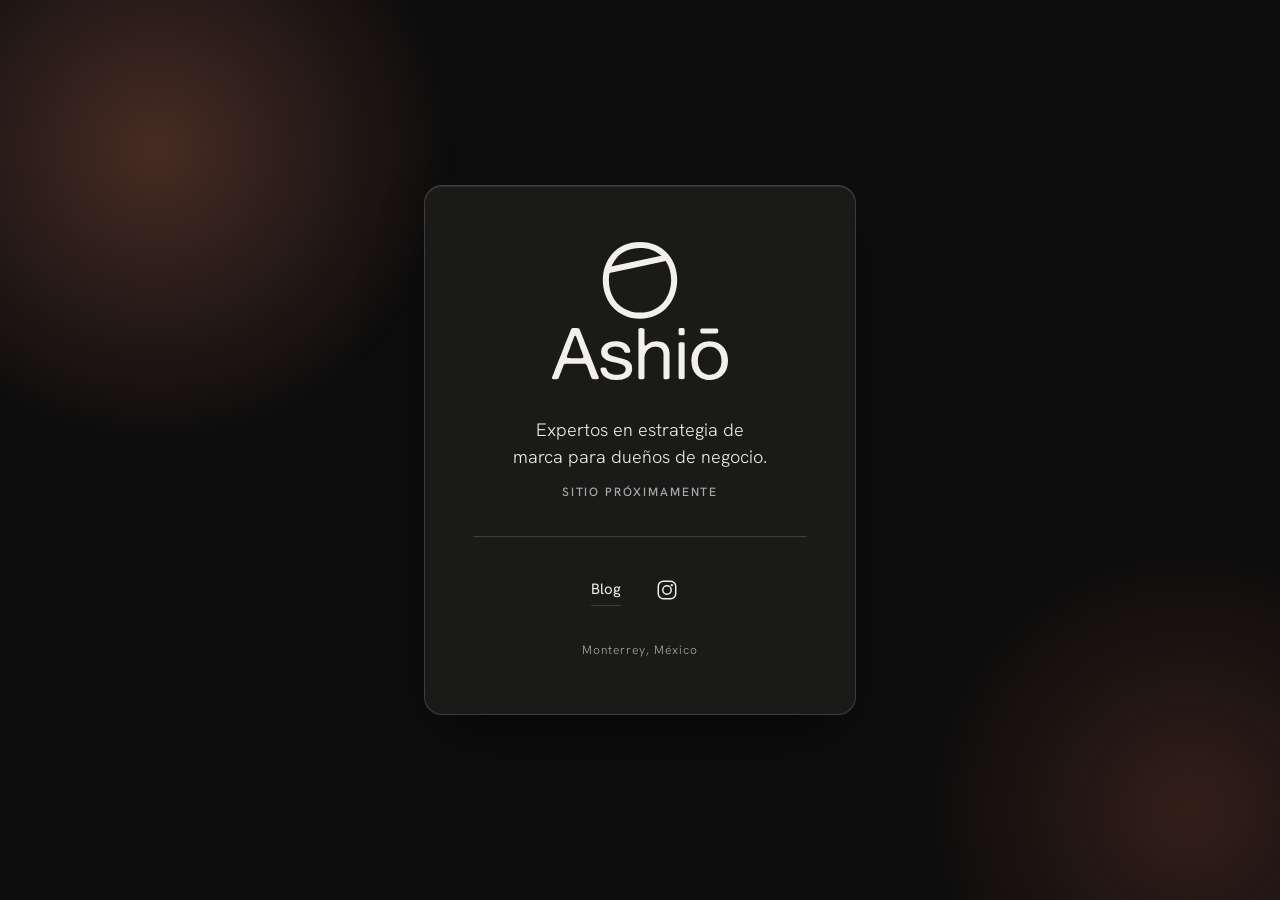
<file: index.html>
<!DOCTYPE html>
<html lang="es">
<head>
<meta charset="utf-8">
<meta name="viewport" content="width=device-width, initial-scale=1">
<title>Ashiō</title>
<meta name="description" content="Expertos en estrategia de marca para dueños de negocio. Monterrey, México.">
<meta name="theme-color" content="#0d0d0d">
<meta property="og:title" content="Ashiō">
<meta property="og:description" content="Expertos en estrategia de marca para dueños de negocio.">
<meta property="og:type" content="website">
<meta property="og:url" content="https://ashio.mx/">
<meta property="og:locale" content="es_MX">
<link rel="canonical" href="https://ashio.mx/">
<link rel="icon" href="assets/favicon.svg" type="image/svg+xml">
<link rel="preconnect" href="https://fonts.googleapis.com">
<link rel="preconnect" href="https://fonts.gstatic.com" crossorigin>
<link href="https://fonts.googleapis.com/css2?family=Hanken+Grotesk:wght@300;400;500&display=swap" rel="stylesheet">
<style>
  :root{
    --brand-black:#0d0d0d;
    --brand-bone:#f3efee;
    --accent:#cf7457;
    --accent-deep:#a35139;
    --muted:#aaaaaa;
    --font-title:"Hanken Grotesk",system-ui,-apple-system,sans-serif;
    --radius:18px;           /* la hoja de estilo fija 0; redondeo suave solo en el panel */
    --glass-tint:rgba(243,239,238,.055);
    --glass-line:rgba(243,239,238,.16);
  }
  *{box-sizing:border-box;margin:0;padding:0}
  html{height:100%}
  body{
    min-height:100%;
    background:var(--brand-black);
    color:var(--brand-bone);
    font-family:var(--font-title);
    font-weight:300;
    -webkit-font-smoothing:antialiased;
    display:flex;
    align-items:center;
    justify-content:center;
    padding:clamp(1.25rem,5vw,4rem);
    position:relative;
    overflow:hidden;
  }

  /* Luz detrás del panel. Sin esto el frosted no tiene nada que difuminar.
     Acento óxido a opacidad baja, no como color de fondo. */
  body::before,
  body::after{
    content:"";
    position:fixed;
    border-radius:50%;
    pointer-events:none;
    z-index:0;
  }
  body::before{
    width:min(70vw,620px);
    aspect-ratio:1;
    top:-18vh;
    left:-12vw;
    background:radial-gradient(circle,rgba(207,116,87,.30),rgba(207,116,87,0) 68%);
  }
  body::after{
    width:min(62vw,540px);
    aspect-ratio:1;
    bottom:-20vh;
    right:-14vw;
    background:radial-gradient(circle,rgba(163,81,57,.26),rgba(163,81,57,0) 70%);
  }

  .panel{
    position:relative;
    z-index:1;
    width:100%;
    max-width:27rem;
    text-align:center;
    padding:clamp(2.25rem,8vw,3.5rem) clamp(1.5rem,6vw,3rem);
    border-radius:var(--radius);
    background:var(--glass-tint);
    border:1px solid var(--glass-line);
    box-shadow:
      inset 0 1px 0 rgba(243,239,238,.10),
      0 24px 60px -24px rgba(0,0,0,.75);
  }
  @supports (backdrop-filter:blur(1px)) or (-webkit-backdrop-filter:blur(1px)){
    .panel{
      -webkit-backdrop-filter:blur(26px) saturate(135%);
      backdrop-filter:blur(26px) saturate(135%);
    }
  }
  /* Si el navegador no soporta frosted, panel sólido legible. */
  @supports not ((backdrop-filter:blur(1px)) or (-webkit-backdrop-filter:blur(1px))){
    .panel{background:rgba(22,22,22,.92)}
  }

  /* Logotipo oficial vertical. Monocromo hueso, sin acento, macrón del mismo
     color, ancho mínimo por encima de los 100 px que marca la hoja. */
  .logo{
    display:block;
    width:clamp(132px,34vw,176px);
    height:auto;
    margin:0 auto;
    color:var(--brand-bone);
  }

  .claim{
    margin-top:clamp(1.75rem,6vw,2.25rem);
    font-size:clamp(1rem,3.4vw,1.125rem);
    font-weight:300;
    line-height:1.5;
    text-wrap:balance;
  }
  .status{
    margin-top:.875rem;
    font-size:.75rem;
    font-weight:500;
    letter-spacing:.16em;
    text-transform:uppercase;
    color:var(--muted);
  }
  .rule{
    height:1px;
    background:var(--glass-line);
    margin:clamp(1.75rem,6vw,2.25rem) 0;
  }
  nav{
    display:flex;
    align-items:center;
    justify-content:center;
    gap:1.5rem;
  }
  .pestana{
    color:var(--brand-bone);
    text-decoration:none;
    font-size:.9375rem;
    font-weight:400;
    padding:.375rem 0;
    border-bottom:1px solid var(--glass-line);
    transition:color .18s ease,border-color .18s ease;
  }
  .pestana:hover,.pestana:focus-visible{color:var(--accent);border-bottom-color:var(--accent)}
  /* Icono de red sin contenedor: solo el glifo, con area tactil de 44px. */
  .red{
    display:inline-flex;
    align-items:center;
    justify-content:center;
    width:44px;
    height:44px;
    margin:-11px 0;
    color:var(--brand-bone);
    transition:color .18s ease;
  }
  .red svg{width:22px;height:22px;display:block}
  .red:hover,.red:focus-visible{color:var(--accent)}
  :focus-visible{outline:2px solid var(--accent);outline-offset:4px}

  footer{
    margin-top:clamp(1.75rem,6vw,2.25rem);
    font-size:.75rem;
    letter-spacing:.08em;
    color:var(--muted);
  }
  @media (prefers-reduced-motion:reduce){*{transition:none!important}}
  @media (prefers-contrast:more){
    .panel{background:rgba(13,13,13,.96);border-color:var(--brand-bone)}
    body::before,body::after{display:none}
  }
</style>
</head>
<body>
  <main class="panel">
    <svg class="logo" viewBox="0 0 210.6 165.22" role="img" aria-label="Ashiō"><path d="M55.07,159.71c.12.29.26.63.44,1.03.17.4.3.82.39,1.25.09.43.09.83,0,1.2-.09.37-.34.64-.74.82-.29.12-.64.17-1.05.17h-3.8c-.9,0-1.62-.14-2.14-.43-.58-.34-1-.95-1.27-1.81-.26-.86-.54-1.63-.83-2.32-.64-1.49-1.22-3.04-1.75-4.65-.52-1.6-1.11-3.18-1.75-4.73-.17-.52-.34-1-.48-1.46-.15-.46-.32-.89-.52-1.29-.2-.4-.48-.74-.83-1.03-.35-.29-.82-.52-1.4-.69-.29-.11-.63-.16-1-.13-.38.03-.77.04-1.18.04h-16.5c-.52,0-1.11-.01-1.75-.04-.64-.03-1.25-.01-1.83.04-.58.06-1.12.14-1.62.26-.5.12-.86.34-1.09.69-.47.57-.8,1.22-1,1.93-.2.72-.45,1.45-.74,2.19-.58,1.32-1.12,2.7-1.62,4.13-.5,1.43-1.03,2.81-1.62,4.13-.12.34-.25.73-.39,1.16s-.3.87-.48,1.33c-.17.46-.36.87-.57,1.25-.2.37-.42.64-.65.82-.47.34-1.09.53-1.88.56-.79.03-1.62.04-2.49.04-.47,0-.92-.01-1.35-.04-.44-.03-.8-.16-1.09-.39-.29-.17-.45-.43-.48-.77-.03-.34,0-.7.09-1.08.09-.37.2-.74.35-1.12.15-.37.28-.64.39-.82.82-1.83,1.54-3.66,2.18-5.46s1.34-3.63,2.1-5.46c.52-1.26,1.02-2.51,1.48-3.74.47-1.23.96-2.48,1.49-3.74,1.75-4.13,3.41-8.3,4.98-12.51s3.23-8.41,4.98-12.6c.64-1.49,1.24-3.01,1.79-4.56.55-1.55,1.15-3.07,1.79-4.56.29-.63.57-1.33.83-2.11s.65-1.33,1.18-1.68c.23-.23.61-.4,1.14-.52.12-.06.25-.07.39-.04.14.03.28.01.39-.04,1.05,0,2.27-.01,3.67-.04,1.4-.03,2.42.19,3.06.64.46.34.83.9,1.09,1.68s.54,1.48.83,2.11c.58,1.32,1.1,2.64,1.57,3.96.47,1.32.99,2.64,1.57,3.96.47,1.15.92,2.32,1.35,3.53.44,1.2.92,2.38,1.44,3.53,1.75,4.19,3.42,8.42,5.02,12.69,1.6,4.27,3.3,8.5,5.11,12.69.23.52.42,1,.57,1.46.14.46.31.95.48,1.46.64,1.49,1.27,3.01,1.88,4.56s1.24,3.07,1.88,4.56ZM36.38,138.81c.52-.17.86-.46,1-.86.15-.4.17-.85.09-1.33-.09-.49-.23-.97-.44-1.46-.21-.49-.39-.9-.57-1.25-.12-.23-.17-.43-.17-.6s-.06-.37-.17-.6c-.17-.46-.34-.93-.48-1.42-.15-.49-.34-.99-.57-1.5-.87-2.06-1.65-4.17-2.31-6.32-.67-2.15-1.44-4.26-2.31-6.32-.29-.63-.54-1.26-.74-1.89-.21-.63-.45-1.23-.74-1.81-.12-.29-.25-.56-.39-.82-.15-.26-.45-.39-.92-.39-.12.12-.23.2-.35.26-.12.06-.23.14-.35.26-.23.29-.41.59-.52.9-.12.32-.23.64-.35.99-.29.63-.52,1.26-.7,1.89-.17.63-.41,1.26-.7,1.89-.99,2.24-1.85,4.5-2.58,6.8-.73,2.29-1.56,4.53-2.49,6.71-.12.29-.22.57-.31.86-.09.29-.19.57-.3.86-.17.46-.35.92-.52,1.38-.17.46-.32.92-.44,1.38-.12.29-.16.6-.13.95.03.34.1.63.22.86.29.46.9.7,1.83.73.93.03,1.8.04,2.62.04h9.34c.64,0,1.43.01,2.36.04.93.03,1.63-.04,2.1-.21Z" fill="currentColor"/><path d="M74.63,118.86c4.19-.06,7.71.42,10.57,1.42,2.85,1,5.07,2.77,6.64,5.29.41.63.73,1.28.96,1.93.23.66.46,1.39.7,2.19.12.4.15.82.09,1.25-.06.43-.15.76-.26.99-.12.12-.26.21-.44.3-.17.09-.32.19-.44.3-.29.12-.58.14-.87.09-.29-.06-.58-.06-.87,0-.47.12-1.08.13-1.83.04-.76-.09-1.28-.21-1.57-.39-.47-.29-.77-.67-.92-1.16-.15-.49-.36-.96-.65-1.42-.52-.92-1.25-1.75-2.18-2.49-.64-.46-1.34-.8-2.1-1.03-.76-.23-1.57-.46-2.44-.69-.29-.11-.58-.16-.87-.13-.29.03-.58.01-.87-.04-.35-.11-.79-.17-1.31-.17s-.96.06-1.31.17h-.52c-.29.06-.58.1-.87.13-.29.03-.58.07-.87.13-1.51.34-2.77.83-3.76,1.46-.99.63-1.66,1.69-2.01,3.18-.12.4-.13.8-.04,1.2.09.4.19.75.31,1.03.35.86.77,1.48,1.27,1.85.49.37,1.12.79,1.88,1.25.93.57,1.98.99,3.14,1.25,1.16.26,2.33.56,3.49.9.76.23,1.51.4,2.27.52.76.12,1.51.29,2.27.52,1.22.34,2.42.67,3.58.99,1.16.32,2.33.7,3.49,1.16.29.12.58.23.87.34.29.12.58.26.87.43,1.16.69,2.18,1.46,3.06,2.32.87.86,1.6,1.95,2.18,3.27.12.4.23.95.35,1.63.12.4.19.82.22,1.25.03.43.04.9.04,1.42v.86c-.12.4-.17.8-.17,1.2s-.06.8-.17,1.2c-.17.63-.38,1.23-.61,1.81-.23.57-.5,1.09-.79,1.55-.93,1.49-2.13,2.68-3.58,3.57-1.46.89-3.09,1.65-4.89,2.28-.52.17-1.06.3-1.62.39s-1.09.21-1.62.39c-.58.11-1.16.17-1.75.17s-1.17.06-1.75.17h-.87c-.29.06-.7.09-1.22.09s-.93-.03-1.22-.09h-.96c-.35-.12-.73-.16-1.14-.13-.41.03-.76-.01-1.05-.13-.29-.06-.67-.09-1.14-.09-.47-.12-.92-.21-1.35-.3-.44-.09-.89-.21-1.35-.39-1.81-.57-3.38-1.29-4.72-2.15-1.34-.86-2.5-1.98-3.49-3.35-.52-.74-.96-1.52-1.31-2.32-.35-.8-.67-1.69-.96-2.67-.12-.34-.16-.76-.13-1.25.03-.49.1-.87.22-1.16.17-.23.47-.46.87-.69.29-.11.7-.19,1.22-.21.52-.03,1.05-.01,1.57.04.52.06,1.03.13,1.53.21.49.09.83.19,1,.3.41.29.68.7.83,1.25.14.55.33,1.05.57,1.5.58,1.26,1.37,2.24,2.36,2.92.7.52,1.48.92,2.36,1.2.87.29,1.8.57,2.8.86l1.83.26h.52c.41.12.95.17,1.62.17s1.24-.06,1.7-.17c.41,0,.73-.03.96-.09.35-.06.7-.1,1.05-.13.35-.03.67-.07.96-.13,1.69-.46,3.03-1.06,4.02-1.81.99-.74,1.69-2.01,2.1-3.78.12-.29.14-.6.09-.95-.06-.34-.12-.6-.17-.77-.29-1.09-.7-1.91-1.22-2.45-.52-.54-1.19-1.05-2.01-1.5-.52-.34-1.11-.63-1.75-.86-.64-.23-1.28-.46-1.92-.69-.17-.06-.34-.09-.48-.09s-.3-.06-.48-.17c-1.98-.63-4.03-1.1-6.16-1.42-2.13-.31-4.12-.85-5.98-1.59-.58-.23-1.14-.43-1.66-.6-.52-.17-1.02-.4-1.48-.69-1.11-.63-2.13-1.35-3.06-2.15-.93-.8-1.66-1.81-2.18-3.01-.17-.4-.3-.8-.39-1.2-.09-.4-.19-.83-.3-1.29-.17-.69-.23-1.48-.17-2.36.06-.89.14-1.65.26-2.28.12-.29.19-.53.22-.73.03-.2.1-.42.22-.64.52-1.32,1.24-2.46,2.14-3.44.9-.97,1.94-1.83,3.1-2.58.87-.52,1.83-.93,2.88-1.25,1.05-.31,2.15-.62,3.32-.9.41-.06.8-.11,1.18-.17.38-.06.8-.11,1.27-.17.17-.06.41-.06.7,0,.29.06.49.03.61-.09Z" fill="currentColor"/><path d="M105.81,103.03c.82,0,1.67.01,2.58.04.9.03,1.53.27,1.88.73.29.4.44.99.44,1.76v13.98c0,.23-.02.46-.04.69-.03.23-.02.46.04.69.06.17.07.37.04.6-.03.23-.01.43.04.6.11.46.19.89.22,1.29.03.4.33.6.92.6.12-.11.25-.19.39-.21.15-.03.28-.1.39-.21.35-.23.67-.47.96-.73.29-.26.61-.53.96-.82.64-.46,1.35-.87,2.14-1.25.79-.37,1.58-.7,2.4-.99.46-.11.96-.21,1.48-.3.52-.09,1.02-.19,1.49-.3.23-.11.46-.16.7-.13.23.03.49.01.79-.04.29-.11.77-.17,1.44-.17s1.15.06,1.44.17h.83c.26,0,.54.03.83.09.47.12.93.2,1.4.26.47.06.93.14,1.4.26.29.12.52.19.7.21.17.03.41.1.7.21.64.29,1.25.59,1.83.9.58.32,1.16.67,1.75,1.07.58.52,1.14,1.12,1.66,1.81.35.52.67,1.03.96,1.55.29.52.58,1.09.87,1.72.17.4.3.8.39,1.2.09.4.19.83.3,1.29.12.29.17.57.17.86s.03.6.09.95c.12.29.16.57.13.86-.03.29.01.57.13.86v.86c.06.29.07.6.04.95-.03.34-.04.66-.04.95v21.59c0,.46.01,1.02.04,1.68.03.66.03,1.29,0,1.89-.03.6-.1,1.16-.22,1.68-.12.52-.29.86-.52,1.03-.41.34-1.17.52-2.27.52h-2.23c-.73,0-1.27-.23-1.62-.69-.29-.4-.44-.87-.44-1.42v-21.72c0-1.55.01-3.2.04-4.95.03-1.75-.16-3.25-.57-4.52-.7-1.95-1.86-3.38-3.49-4.3-.47-.29-.96-.53-1.48-.73-.52-.2-1.11-.36-1.75-.47-.23-.06-.58-.09-1.05-.09-.23-.06-.51-.11-.83-.17-.32-.06-.63-.03-.92.09-.23.06-.47.07-.7.04-.23-.03-.5-.01-.79.04-.52.12-1.06.21-1.62.3-.55.09-1.06.24-1.53.47-1.98.8-3.55,1.89-4.72,3.27-1.16,1.38-2.07,3.13-2.71,5.25-.12.4-.2.83-.26,1.29-.06.46-.15.92-.26,1.38-.06.17-.07.36-.04.56.03.2.01.39-.04.56-.06.29-.06.57,0,.86.06.29.06.57,0,.86v17.29c0,.46.01.99.04,1.59.03.6.03,1.19,0,1.76-.03.57-.07,1.12-.13,1.63-.06.52-.17.89-.35,1.12-.23.29-.51.45-.83.47-.32.03-.69.1-1.09.21h-1.22c-.64,0-1.25-.01-1.83-.04-.58-.03-1.02-.21-1.31-.56-.29-.46-.45-1.02-.48-1.68-.03-.66-.04-1.36-.04-2.11v-52.21c0-.63-.02-1.3-.04-2.02-.03-.72.1-1.28.39-1.68.23-.4.67-.69,1.31-.86.12-.06.23-.07.35-.04.12.03.23.02.35-.04Z" fill="currentColor"/><path d="M152.26,111.29c-.47-.34-.71-.96-.74-1.85-.03-.89-.04-1.76-.04-2.62v-1.46c0-.52.09-.95.26-1.29.23-.46.7-.8,1.4-1.03.12-.06.25-.07.39-.04.14.03.28.01.39-.04.99,0,1.92.03,2.79.09.87.06,1.45.4,1.75,1.03.17.34.26.76.26,1.25v1.5c0,1.03-.02,2.01-.04,2.92-.03.92-.42,1.52-1.18,1.81-.29.12-.6.17-.92.17h-2.84c-.58,0-1.08-.14-1.49-.43ZM158.73,160.06c0,.57.01,1.16.04,1.76.03.6-.1,1.07-.39,1.42-.17.34-.44.56-.79.64s-.76.19-1.22.3h-1.31c-.76,0-1.41-.04-1.96-.13-.55-.09-.97-.36-1.27-.82-.23-.34-.35-.79-.35-1.33v-39.82c0-.6.15-1.08.44-1.42.17-.29.41-.46.7-.52.29-.06.61-.14.96-.26.12,0,.25.01.39.04.14.03.28.01.39-.04.76,0,1.53.01,2.31.04.79.03,1.32.27,1.62.73.29.34.44.79.44,1.33v38.06Z" fill="currentColor"/><path d="M210.42,140.1c.12.34.17.87.17,1.59s-.03,1.22-.09,1.5v.86c-.06.46-.1.88-.13,1.25-.03.37-.07.79-.13,1.25-.12.34-.19.69-.22,1.03-.03.34-.1.69-.22,1.03-.23.75-.44,1.49-.61,2.24-.17.75-.41,1.43-.7,2.06-1.22,2.75-2.85,5.06-4.89,6.92-2.04,1.86-4.54,3.28-7.51,4.26-.64.23-1.33.4-2.05.52-.73.11-1.47.23-2.23.34-.35.06-.71.1-1.09.13-.38.03-.74.04-1.09.04-.23.06-.57.09-1,.09s-.74-.03-.92-.09c-.23-.06-.47-.07-.7-.04-.23.03-.44.01-.61-.04h-.52l-2.1-.26c-.82-.23-1.6-.46-2.36-.69-.76-.23-1.49-.49-2.18-.77-2.62-1.15-4.77-2.64-6.46-4.47-1.69-1.83-3.09-4.07-4.19-6.71-.29-.57-.51-1.15-.65-1.72-.15-.57-.28-1.17-.39-1.81-.12-.23-.16-.42-.13-.56.03-.14.01-.33-.04-.56-.12-.46-.19-.93-.22-1.42-.03-.49-.1-.96-.22-1.42v-.73c0-.2-.03-.44-.09-.73-.06-.29-.09-.79-.09-1.5s.06-1.25.17-1.59c.12-.4.14-.8.09-1.2-.06-.4-.03-.8.09-1.2.06-.29.1-.53.13-.73.03-.2.07-.44.13-.73.17-.69.33-1.38.48-2.06s.36-1.35.66-1.98c.87-2.12,1.93-4.03,3.19-5.72,1.25-1.69,2.78-3.11,4.58-4.26.7-.46,1.43-.85,2.18-1.16.76-.31,1.54-.64,2.36-.99.7-.29,1.45-.47,2.27-.56s1.63-.24,2.44-.47c.41,0,.8-.01,1.18-.04.38-.03.74-.07,1.09-.13,5.18-.06,9.49,1,12.92,3.18,3.43,2.18,5.91,5.02,7.42,8.52.29.57.52,1.15.7,1.72.17.57.38,1.18.61,1.81.17.63.32,1.31.44,2.02.12.72.26,1.45.44,2.19.06.29.07.59.04.9-.03.32-.02.62.04.9ZM202.65,145c.12-.4.16-.86.13-1.38s-.04-1-.04-1.46c0-2.24-.2-4.13-.61-5.68-.17-.46-.32-.92-.44-1.38-.12-.46-.26-.89-.44-1.29-1.63-3.73-4.22-6.31-7.77-7.74-.41-.17-.84-.3-1.31-.39-.47-.09-.93-.19-1.4-.3-.47-.11-.96-.17-1.49-.17h-1.57l-1.57.26c-.58.12-1.12.24-1.62.39-.5.14-.97.33-1.44.56-.41.12-.79.29-1.14.52-.35.23-.67.46-.96.69-1.4.98-2.53,2.15-3.41,3.53-.87,1.38-1.63,2.98-2.27,4.82-.17.57-.29,1.16-.35,1.76-.06.6-.15,1.22-.26,1.85-.06.23-.09.6-.09,1.12-.06.17-.07.37-.04.6.03.23.04.49.04.77v1.72c0,.57.06,1.09.17,1.55l.17,1.03c.12.57.22,1.13.31,1.68.09.55.25,1.05.48,1.51.58,1.38,1.27,2.67,2.05,3.87.78,1.2,1.76,2.21,2.92,3.01.29.17.55.32.79.43.23.12.49.26.79.43.47.29.97.53,1.53.73.55.2,1.15.39,1.79.56.29.12.57.16.83.13.26-.03.54-.01.83.04.17.06.54.12,1.09.17.55.06.97.03,1.27-.09.23-.06.47-.07.7-.04.23.03.46-.01.7-.13.47-.11.93-.21,1.4-.3s.9-.21,1.31-.39c1.98-.8,3.58-1.92,4.8-3.35,1.22-1.43,2.24-3.12,3.06-5.07.29-.69.48-1.42.57-2.19.09-.77.25-1.56.48-2.37ZM179.44,103.56h13.46c.4,0,.85-.01,1.38-.04.52-.02,1.04-.04,1.56-.04s.99.04,1.41.11c.42.07.76.21,1,.41.25.15.42.42.52.82.05.15.09.36.11.63.02.27.04.57.04.89s-.01.63-.04.93c-.03.3-.06.52-.11.67-.1.5-.27.84-.52,1.04-.5.35-1.3.5-2.42.45-1.11-.05-2.09-.07-2.94-.07h-9.89c-.69,0-1.51.03-2.45.07-.94.05-1.64-.02-2.08-.22-.35-.15-.62-.42-.82-.82-.15-.35-.22-.95-.22-1.82s.07-1.5.22-1.9c.05-.1.09-.2.11-.3.02-.1.09-.2.19-.3.1-.15.26-.25.48-.3.22-.05.43-.12.63-.22h.37Z" fill="currentColor"/><path d="M105.28,91.75c-13.66,0-25.19-5.04-33.35-14.59-7.18-8.4-11.13-19.62-11.13-31.59s3.92-22.99,11.05-31.23C79.96,4.96,91.52,0,105.28,0s25.37,4.94,33.48,14.29c7.12,8.21,11.04,19.27,11.04,31.15,0,23.02-15.29,46.31-44.52,46.31ZM68.83,37.15c-.52,2.72-.78,5.55-.78,8.43,0,26.75,19.3,38.93,37.24,38.93,11.46,0,21.09-4.18,27.84-12.1,5.99-7.02,9.43-16.85,9.43-26.97,0-8.41-2.27-16.29-6.45-22.67l-67.28,14.38ZM105.28,7.25c-11.59,0-21.26,4.09-27.95,11.84-2.57,2.97-4.65,6.41-6.18,10.16l59.67-12.75c-6.51-6.06-15.27-9.24-25.54-9.24Z" fill="currentColor"/></svg>

    <p class="claim">Expertos en estrategia de marca para dueños de negocio.</p>
    <p class="status">Sitio próximamente</p>

    <div class="rule" role="presentation"></div>

    <nav aria-label="Secciones y redes de Ashiō">
      <a class="pestana" href="blog/">Blog</a>
      <!-- Redes. Para agregar otra, copia el bloque <a class="red"> y cambia el SVG. -->
      <a class="red" href="https://www.instagram.com/ashio.mx/" rel="me noopener" target="_blank" aria-label="Instagram de Ashiō">
        <svg viewBox="0 0 24 24" aria-hidden="true" focusable="false">
          <rect x="2.5" y="2.5" width="19" height="19" rx="5.5" fill="none" stroke="currentColor" stroke-width="1.6"/>
          <circle cx="12" cy="12" r="4.6" fill="none" stroke="currentColor" stroke-width="1.6"/>
          <circle cx="17.3" cy="6.7" r="1.25" fill="currentColor"/>
        </svg>
      </a>
    </nav>

    <footer>Monterrey, México</footer>
  </main>
</body>
</html>
</file>
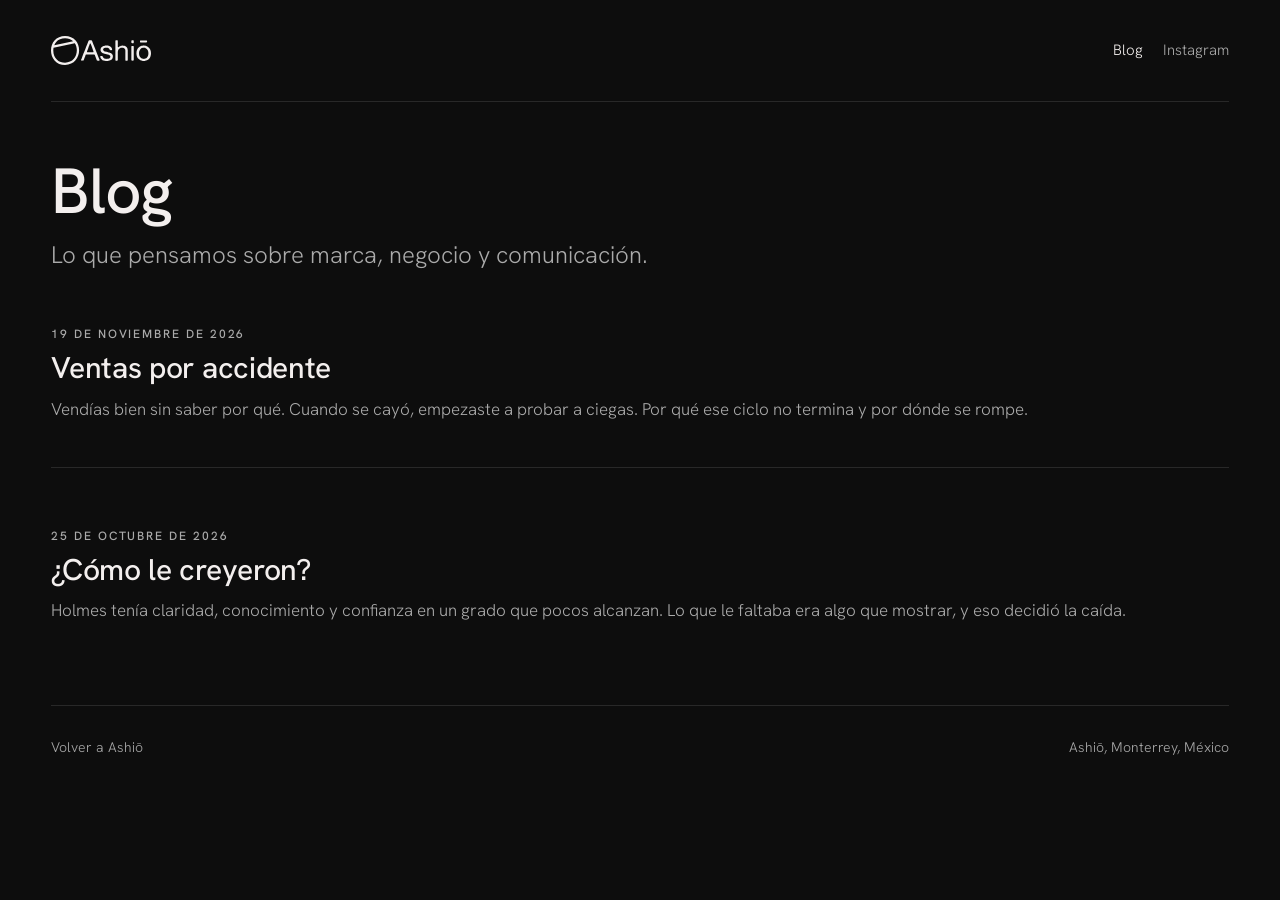
<file: blog/index.html>
<!DOCTYPE html>
<html lang="es">
<head>
<meta charset="utf-8">
<meta name="viewport" content="width=device-width, initial-scale=1">
<title>Blog | Ashiō</title>
<meta name="description" content="Lo que pensamos sobre marca, negocio y comunicación.">
<meta name="theme-color" content="#0d0d0d">
<meta property="og:title" content="Blog de Ashiō">
<meta property="og:description" content="Lo que pensamos sobre marca, negocio y comunicación.">
<meta property="og:type" content="website">
<meta property="og:url" content="https://ashio.mx/blog/">
<meta property="og:locale" content="es_MX">
<link rel="canonical" href="https://ashio.mx/blog/">
<link rel="icon" href="../assets/favicon.svg" type="image/svg+xml">
<link rel="preconnect" href="https://fonts.googleapis.com">
<link rel="preconnect" href="https://fonts.gstatic.com" crossorigin>
<link href="https://fonts.googleapis.com/css2?family=Hanken+Grotesk:wght@300;400;500;600&display=swap" rel="stylesheet">
<link rel="stylesheet" href="../assets/blog.css">
<style>
  .lista{margin-top:clamp(2.5rem,7vw,3.5rem)}
  .entrada + .entrada{margin-top:2.75rem;padding-top:2.75rem;border-top:1px solid var(--line)}
  .entrada h2{margin-top:.5rem;font-size:clamp(1.5rem,5vw,1.875rem);line-height:1.15}
  .entrada h2 a{text-decoration:none;transition:color .18s ease}
  .entrada h2 a:hover,.entrada h2 a:focus-visible{color:var(--accent)}
  .resumen{margin-top:.625rem;color:var(--muted);font-size:1.0625rem;line-height:1.6}
</style>
</head>
<body>
  <div class="col">
    <header class="top">
      <a class="marca" href="../" aria-label="Ashiō, inicio"><svg class="logo" viewBox="0 0 316.52 91.75" role="img" aria-label="Ashiō"><path d="M152.97,73.28c.12.3.28.66.46,1.08.18.42.32.86.41,1.31.09.45.09.87,0,1.27-.09.39-.35.68-.78.86-.31.12-.67.18-1.1.18h-4c-.95,0-1.7-.15-2.25-.45-.61-.36-1.06-.99-1.33-1.9-.28-.9-.57-1.72-.87-2.44-.67-1.57-1.29-3.2-1.84-4.88-.55-1.69-1.16-3.35-1.84-4.97-.18-.54-.35-1.05-.51-1.54-.15-.48-.34-.93-.55-1.36-.21-.42-.5-.78-.87-1.09-.37-.3-.86-.54-1.47-.72-.31-.12-.66-.17-1.06-.14-.4.03-.81.05-1.24.05h-17.36c-.55,0-1.16-.01-1.84-.05-.67-.03-1.32-.01-1.93.05-.61.06-1.18.15-1.7.27-.52.12-.9.36-1.15.72-.49.6-.84,1.28-1.06,2.03-.21.75-.47,1.52-.78,2.31-.61,1.39-1.18,2.84-1.7,4.34-.52,1.51-1.09,2.95-1.7,4.34-.12.36-.26.77-.41,1.22s-.32.92-.5,1.4c-.18.48-.38.92-.6,1.31-.21.39-.44.68-.69.86-.49.36-1.15.56-1.98.59-.83.03-1.7.04-2.62.04-.49,0-.96-.01-1.42-.04-.46-.03-.84-.17-1.15-.41-.31-.18-.47-.45-.5-.81-.03-.36,0-.74.09-1.13.09-.39.21-.78.37-1.18.15-.39.29-.68.41-.86.86-1.93,1.62-3.84,2.3-5.74s1.41-3.81,2.2-5.74c.55-1.33,1.07-2.64,1.56-3.93.49-1.3,1.01-2.61,1.56-3.93,1.84-4.34,3.58-8.73,5.23-13.16,1.65-4.43,3.4-8.85,5.23-13.25.67-1.57,1.3-3.17,1.88-4.79.58-1.63,1.21-3.23,1.88-4.79.31-.66.6-1.4.87-2.22s.69-1.4,1.24-1.76c.24-.24.64-.42,1.19-.54.12-.06.26-.08.41-.04.15.03.29.02.41-.05,1.1,0,2.39-.01,3.86-.04,1.47-.03,2.54.2,3.21.68.49.36.87.95,1.15,1.76s.56,1.55.87,2.22c.61,1.39,1.16,2.77,1.65,4.16.49,1.39,1.04,2.77,1.65,4.16.49,1.21.96,2.44,1.42,3.71.46,1.27.96,2.5,1.51,3.71,1.84,4.4,3.6,8.85,5.28,13.34,1.68,4.49,3.47,8.94,5.37,13.34.24.54.44,1.06.6,1.54.15.48.32.99.51,1.54.67,1.57,1.33,3.17,1.97,4.79s1.3,3.23,1.97,4.79ZM133.32,51.3c.55-.18.9-.48,1.06-.9.15-.42.18-.89.09-1.4-.09-.51-.25-1.02-.46-1.54-.22-.51-.41-.95-.6-1.31-.12-.24-.18-.45-.18-.63s-.06-.39-.18-.63c-.18-.48-.35-.98-.5-1.49-.15-.51-.35-1.04-.6-1.58-.92-2.17-1.73-4.39-2.43-6.65-.7-2.26-1.51-4.48-2.43-6.65-.31-.66-.57-1.33-.78-1.99-.22-.66-.47-1.3-.78-1.9-.12-.3-.26-.59-.41-.86-.15-.27-.47-.41-.96-.41-.12.12-.25.21-.37.27-.12.06-.25.15-.37.27-.25.3-.43.62-.55.95-.12.33-.25.68-.37,1.04-.31.66-.55,1.33-.73,1.99-.18.66-.43,1.33-.74,1.99-1.04,2.35-1.94,4.73-2.71,7.15-.77,2.41-1.64,4.76-2.62,7.05-.12.3-.23.6-.32.9-.09.3-.2.6-.32.9-.18.48-.37.97-.55,1.45-.18.48-.34.97-.46,1.45-.12.3-.17.63-.14.99.03.36.11.66.23.9.31.48.95.74,1.93.77.98.03,1.9.05,2.75.05h9.83c.67,0,1.5.02,2.48.04.98.03,1.71-.04,2.2-.23Z" fill="currentColor"/><path d="M173.54,30.32c4.41-.06,8.11.44,11.11,1.49,3,1.06,5.33,2.91,6.98,5.56.43.66.76,1.34,1.01,2.03.24.69.49,1.46.73,2.31.12.42.15.86.09,1.31-.06.45-.15.8-.28,1.04-.12.12-.28.23-.46.32-.18.09-.34.2-.46.32-.31.12-.61.15-.92.09-.31-.06-.61-.06-.92,0-.49.12-1.13.14-1.93.05-.8-.09-1.35-.23-1.65-.41-.49-.3-.81-.71-.96-1.22-.15-.51-.38-1.01-.69-1.49-.55-.96-1.32-1.84-2.3-2.62-.67-.48-1.41-.84-2.2-1.09-.8-.24-1.65-.48-2.57-.72-.31-.12-.61-.17-.92-.14-.31.03-.61.02-.92-.05-.37-.12-.83-.18-1.38-.18s-1.01.06-1.38.18h-.55c-.31.06-.61.11-.92.14-.31.03-.61.08-.92.14-1.59.36-2.91.87-3.95,1.54-1.04.66-1.75,1.78-2.11,3.35-.12.42-.14.85-.05,1.27.09.42.2.78.32,1.09.37.9.81,1.55,1.33,1.94.52.39,1.18.83,1.98,1.31.98.6,2.08,1.04,3.31,1.31,1.22.27,2.45.59,3.67.95.8.24,1.59.42,2.39.54.79.12,1.59.3,2.39.54,1.29.36,2.54.71,3.76,1.04,1.22.33,2.45.74,3.67,1.22.31.12.61.24.92.36.31.12.61.27.92.45,1.22.72,2.3,1.54,3.21,2.44.92.91,1.68,2.05,2.3,3.44.12.42.24.99.37,1.72.12.42.2.86.23,1.31.03.45.05.95.05,1.49v.9c-.12.42-.18.85-.18,1.27s-.06.85-.18,1.27c-.18.66-.4,1.3-.64,1.9-.25.6-.52,1.15-.83,1.63-.98,1.57-2.24,2.82-3.76,3.75-1.53.94-3.25,1.73-5.14,2.4-.55.18-1.12.32-1.7.41s-1.15.23-1.7.41c-.61.12-1.23.18-1.84.18s-1.23.06-1.84.18h-.92c-.31.06-.73.09-1.29.09s-.98-.03-1.29-.09h-1.01c-.37-.12-.77-.17-1.19-.14-.43.03-.8-.02-1.1-.14-.31-.06-.7-.09-1.19-.09-.49-.12-.96-.23-1.42-.32-.46-.09-.94-.23-1.42-.41-1.9-.6-3.55-1.36-4.96-2.26-1.41-.9-2.63-2.08-3.67-3.53-.55-.78-1.01-1.6-1.38-2.44-.37-.84-.7-1.78-1.01-2.8-.12-.36-.17-.8-.14-1.31.03-.51.11-.92.23-1.22.18-.24.49-.48.92-.72.31-.12.73-.2,1.29-.23.55-.03,1.1-.01,1.65.04.55.06,1.09.14,1.61.23.52.09.87.2,1.06.32.43.3.72.74.87,1.31.15.57.35,1.1.6,1.58.61,1.33,1.44,2.35,2.48,3.08.73.54,1.56.97,2.48,1.27.92.3,1.9.6,2.94.9l1.93.27h.55c.43.12.99.18,1.7.18s1.3-.06,1.79-.18c.43,0,.76-.03,1.01-.09.37-.06.74-.1,1.1-.14.37-.03.7-.07,1.01-.14,1.78-.48,3.18-1.12,4.22-1.9,1.04-.78,1.78-2.11,2.2-3.98.12-.3.15-.63.09-.99-.06-.36-.12-.63-.18-.81-.31-1.14-.73-2-1.29-2.58-.55-.57-1.25-1.1-2.11-1.58-.55-.36-1.16-.66-1.84-.91-.67-.24-1.35-.48-2.02-.72-.18-.06-.35-.09-.51-.09s-.32-.06-.5-.18c-2.08-.66-4.24-1.16-6.47-1.49-2.24-.33-4.33-.89-6.29-1.67-.61-.24-1.19-.45-1.75-.63-.55-.18-1.07-.42-1.56-.72-1.16-.66-2.24-1.42-3.21-2.26-.98-.84-1.74-1.9-2.3-3.17-.18-.42-.32-.84-.41-1.27-.09-.42-.2-.87-.32-1.36-.18-.72-.25-1.55-.18-2.49.06-.93.15-1.73.28-2.4.12-.3.2-.56.23-.77.03-.21.11-.44.23-.68.55-1.39,1.3-2.59,2.25-3.62.95-1.02,2.04-1.93,3.26-2.71.92-.54,1.93-.98,3.03-1.31,1.1-.33,2.26-.65,3.49-.95.43-.06.84-.12,1.24-.18.4-.06.84-.12,1.33-.18.18-.06.43-.06.73,0,.31.06.52.03.64-.09Z" fill="currentColor"/><path d="M206.32,13.68c.86,0,1.76.02,2.71.04.95.03,1.61.29,1.98.77.31.42.46,1.04.46,1.85v14.7c0,.24-.02.48-.05.72-.03.24-.02.48.05.72.06.18.08.39.05.63-.03.24-.01.45.05.63.12.48.2.94.23,1.36.03.42.35.63.96.63.12-.12.26-.2.41-.23.15-.03.29-.1.41-.23.37-.24.7-.5,1.01-.77.31-.27.64-.56,1.01-.86.67-.48,1.42-.92,2.25-1.31.83-.39,1.67-.74,2.53-1.04.49-.12,1.01-.23,1.56-.32.55-.09,1.07-.2,1.56-.32.24-.12.49-.17.73-.14.24.03.52.02.83-.04.31-.12.81-.18,1.52-.18s1.21.06,1.51.18h.87c.28,0,.56.03.87.09.49.12.98.21,1.47.27.49.06.98.15,1.47.27.31.12.55.2.74.23.18.03.43.11.73.23.67.3,1.32.62,1.93.95.61.33,1.22.71,1.84,1.13.61.54,1.19,1.18,1.75,1.9.37.54.7,1.08,1.01,1.63.3.54.61,1.15.92,1.81.18.42.32.84.41,1.27.09.42.2.87.32,1.36.12.3.18.6.18.91s.03.63.09.99c.12.3.17.6.14.9-.03.3.01.6.14.9v.9c.06.3.08.63.05.99-.03.36-.05.69-.05.99v22.7c0,.48.01,1.07.05,1.76.03.69.03,1.36,0,1.99-.03.63-.11,1.22-.23,1.76-.12.54-.31.9-.55,1.09-.43.36-1.23.54-2.39.54h-2.34c-.77,0-1.33-.24-1.7-.72-.31-.42-.46-.92-.46-1.49v-22.84c0-1.63.01-3.36.05-5.2.03-1.84-.17-3.42-.6-4.75-.74-2.05-1.96-3.56-3.67-4.52-.49-.3-1.01-.56-1.56-.77-.55-.21-1.16-.38-1.84-.5-.25-.06-.61-.09-1.1-.09-.25-.06-.54-.12-.87-.18-.34-.06-.66-.03-.96.09-.25.06-.49.08-.74.05-.24-.03-.52-.01-.83.04-.55.12-1.12.23-1.7.32-.58.09-1.12.26-1.61.5-2.08.84-3.74,1.99-4.96,3.44-1.23,1.45-2.17,3.29-2.85,5.52-.12.42-.21.87-.28,1.36-.06.48-.15.97-.28,1.45-.06.18-.08.38-.05.59.03.21.01.41-.05.59-.06.3-.06.6,0,.9.06.3.06.6,0,.9v18.18c0,.48.01,1.04.05,1.67.03.63.03,1.25,0,1.85-.03.6-.08,1.18-.14,1.72-.06.54-.18.94-.37,1.18-.25.3-.54.47-.87.5-.34.03-.72.11-1.15.23h-1.29c-.67,0-1.32-.01-1.93-.04-.61-.03-1.07-.23-1.38-.59-.31-.48-.47-1.07-.5-1.76-.03-.69-.05-1.43-.05-2.22V18.56c0-.66-.02-1.37-.05-2.13-.03-.75.11-1.34.41-1.76.24-.42.7-.72,1.38-.9.12-.06.24-.08.37-.05.12.03.24.02.37-.04Z" fill="currentColor"/><path d="M255.17,22.36c-.49-.36-.75-1.01-.78-1.94-.03-.93-.05-1.85-.05-2.76v-1.54c0-.54.09-.99.28-1.36.24-.48.73-.84,1.47-1.09.12-.06.26-.08.41-.04.15.03.29.02.41-.05,1.04,0,2.02.03,2.94.09.92.06,1.53.42,1.84,1.09.18.36.28.8.28,1.31v1.58c0,1.09-.02,2.11-.05,3.08-.03.97-.45,1.6-1.24,1.9-.31.12-.63.18-.96.18h-2.98c-.61,0-1.13-.15-1.56-.45ZM261.97,73.64c0,.6.01,1.22.05,1.85.03.63-.11,1.13-.41,1.49-.18.36-.46.59-.83.68s-.8.2-1.29.32h-1.38c-.8,0-1.49-.04-2.07-.14-.58-.09-1.03-.38-1.33-.86-.25-.36-.37-.83-.37-1.4v-41.88c0-.63.15-1.13.46-1.49.18-.3.43-.48.74-.54.31-.06.64-.15,1.01-.27.12,0,.26.02.41.04.15.03.29.02.41-.04.79,0,1.61.02,2.43.04.83.03,1.39.29,1.7.77.3.36.46.83.46,1.4v40.02Z" fill="currentColor"/><path d="M316.33,52.66c.12.36.18.92.18,1.67s-.03,1.28-.09,1.58v.9c-.06.48-.11.92-.14,1.31-.03.39-.08.83-.14,1.31-.12.36-.2.72-.23,1.09-.03.36-.11.72-.23,1.09-.25.78-.46,1.57-.64,2.35-.18.78-.43,1.51-.74,2.17-1.29,2.89-3,5.32-5.14,7.28-2.14,1.96-4.78,3.45-7.9,4.48-.67.24-1.39.42-2.16.54-.77.12-1.55.24-2.34.36-.37.06-.75.1-1.15.14-.4.03-.78.04-1.15.04-.25.06-.6.09-1.06.09s-.78-.03-.96-.09c-.24-.06-.49-.08-.73-.04-.25.03-.46.01-.64-.05h-.55l-2.2-.27c-.86-.24-1.69-.48-2.48-.72-.8-.24-1.56-.51-2.3-.81-2.75-1.21-5.02-2.77-6.8-4.7-1.78-1.93-3.25-4.28-4.41-7.05-.31-.6-.54-1.21-.69-1.81-.15-.6-.29-1.24-.41-1.9-.12-.24-.17-.44-.14-.59.03-.15.01-.35-.05-.59-.12-.48-.2-.98-.23-1.49-.03-.51-.11-1.01-.23-1.49v-.77c0-.21-.03-.47-.09-.77-.06-.3-.09-.83-.09-1.58s.06-1.31.18-1.67c.12-.42.15-.84.09-1.27-.06-.42-.03-.84.09-1.27.06-.3.11-.56.14-.77.03-.21.08-.47.14-.77.18-.72.35-1.45.5-2.17s.38-1.42.69-2.08c.92-2.23,2.03-4.24,3.35-6.01,1.31-1.78,2.92-3.27,4.82-4.48.73-.48,1.5-.89,2.3-1.22.79-.33,1.62-.68,2.48-1.04.73-.3,1.53-.5,2.39-.59s1.71-.26,2.57-.5c.43,0,.84-.01,1.24-.05.4-.03.78-.07,1.15-.14,5.45-.06,9.98,1.06,13.59,3.35,3.61,2.29,6.21,5.28,7.81,8.95.31.6.55,1.21.74,1.81.18.6.4,1.24.64,1.9.18.66.34,1.37.46,2.13.12.75.28,1.52.46,2.31.06.3.08.62.05.95-.03.33-.02.65.05.95ZM308.16,57.82c.12-.42.17-.9.14-1.45s-.05-1.05-.05-1.54c0-2.35-.21-4.34-.64-5.97-.18-.48-.34-.96-.46-1.45-.12-.48-.28-.93-.46-1.36-1.71-3.92-4.44-6.63-8.17-8.14-.43-.18-.89-.32-1.38-.41-.49-.09-.98-.2-1.47-.32-.49-.12-1.01-.18-1.56-.18h-1.65l-1.65.27c-.61.12-1.18.26-1.7.41-.52.15-1.03.35-1.51.59-.43.12-.83.3-1.19.54-.37.24-.7.48-1.01.72-1.47,1.03-2.66,2.26-3.58,3.71-.92,1.45-1.71,3.14-2.39,5.07-.18.6-.31,1.22-.37,1.85-.06.63-.15,1.28-.28,1.94-.06.24-.09.63-.09,1.18-.06.18-.08.39-.05.63.03.24.05.51.05.81v1.81c0,.6.06,1.15.18,1.63l.18,1.08c.12.6.23,1.19.32,1.76.09.57.26,1.1.5,1.58.61,1.45,1.33,2.8,2.16,4.07.83,1.27,1.85,2.32,3.08,3.17.31.18.58.33.83.45.24.12.52.27.83.45.49.3,1.03.56,1.61.77.58.21,1.21.41,1.88.59.31.12.6.17.87.14.28-.03.56-.01.87.05.18.06.57.12,1.15.18.58.06,1.02.03,1.33-.09.24-.06.49-.07.74-.04.24.03.49-.01.73-.14.49-.12.98-.23,1.47-.32s.95-.23,1.38-.41c2.08-.84,3.76-2.02,5.05-3.53,1.29-1.51,2.36-3.29,3.21-5.34.31-.72.51-1.49.6-2.31.09-.81.26-1.64.51-2.49Z" fill="currentColor"/><path d="M283.75,14.32h14.1c.41,0,.9-.01,1.44-.04.55-.03,1.09-.04,1.63-.04s1.04.04,1.48.12c.44.08.79.22,1.05.43.26.16.44.44.55.86.05.16.09.38.12.66.03.29.04.6.04.93s-.01.66-.04.97c-.03.31-.07.55-.12.7-.11.52-.29.88-.55,1.09-.52.36-1.36.52-2.53.47-1.17-.05-2.19-.08-3.08-.08h-10.36c-.73,0-1.58.03-2.57.08-.99.05-1.71-.03-2.18-.23-.36-.16-.65-.44-.86-.86-.16-.36-.23-1-.23-1.91s.08-1.57.23-1.99c.05-.1.09-.21.12-.31.03-.1.09-.21.19-.31.1-.16.27-.26.51-.31.23-.05.45-.13.66-.23h.39Z" fill="currentColor"/><path d="M44.49,91.75c-13.66,0-25.19-5.04-33.35-14.59C3.95,68.77,0,57.55,0,45.58S3.92,22.59,11.05,14.35C19.16,4.96,30.73,0,44.49,0s25.37,4.94,33.48,14.29c7.12,8.21,11.04,19.27,11.04,31.15,0,23.02-15.29,46.31-44.52,46.31ZM8.03,37.15c-.52,2.72-.78,5.55-.78,8.43,0,26.75,19.3,38.93,37.24,38.93,11.46,0,21.09-4.18,27.84-12.1,5.99-7.02,9.43-16.85,9.43-26.97,0-8.41-2.27-16.29-6.45-22.67L8.03,37.15ZM44.49,7.25c-11.59,0-21.26,4.09-27.95,11.84-2.57,2.97-4.65,6.41-6.18,10.16l59.67-12.75c-6.51-6.06-15.27-9.24-25.54-9.24Z" fill="currentColor"/></svg></a>
      <nav aria-label="Secciones">
        <a href="./" aria-current="page">Blog</a>
        <a href="https://www.instagram.com/ashio.mx/" rel="me noopener" target="_blank">Instagram</a>
      </nav>
    </header>

    <h1 style="margin-top:clamp(2.5rem,8vw,3.5rem)">Blog</h1>
    <p class="dek">Lo que pensamos sobre marca, negocio y comunicación.</p>

    <!-- Para agregar un artículo, copia un bloque <article class="entrada">
         completo y apunta el enlace a la carpeta nueva. El más reciente arriba. -->
    <div class="lista">
      <article class="entrada">
        <p class="fecha"><time datetime="2026-11-19">19 de noviembre de 2026</time></p>
        <h2><a href="ventas-por-accidente/">Ventas por accidente</a></h2>
        <p class="resumen">Vendías bien sin saber por qué. Cuando se cayó, empezaste a probar a ciegas. Por qué ese ciclo no termina y por dónde se rompe.</p>
      </article>

      <article class="entrada">
        <p class="fecha"><time datetime="2026-10-25">25 de octubre de 2026</time></p>
        <h2><a href="como-le-creyeron/">¿Cómo le creyeron?</a></h2>
        <p class="resumen">Holmes tenía claridad, conocimiento y confianza en un grado que pocos alcanzan. Lo que le faltaba era algo que mostrar, y eso decidió la caída.</p>
      </article>
    </div>

    <footer class="pie">
      <a href="../">Volver a Ashiō</a>
      <span>Ashiō, Monterrey, México</span>
    </footer>
  </div>
</body>
</html>
</file>
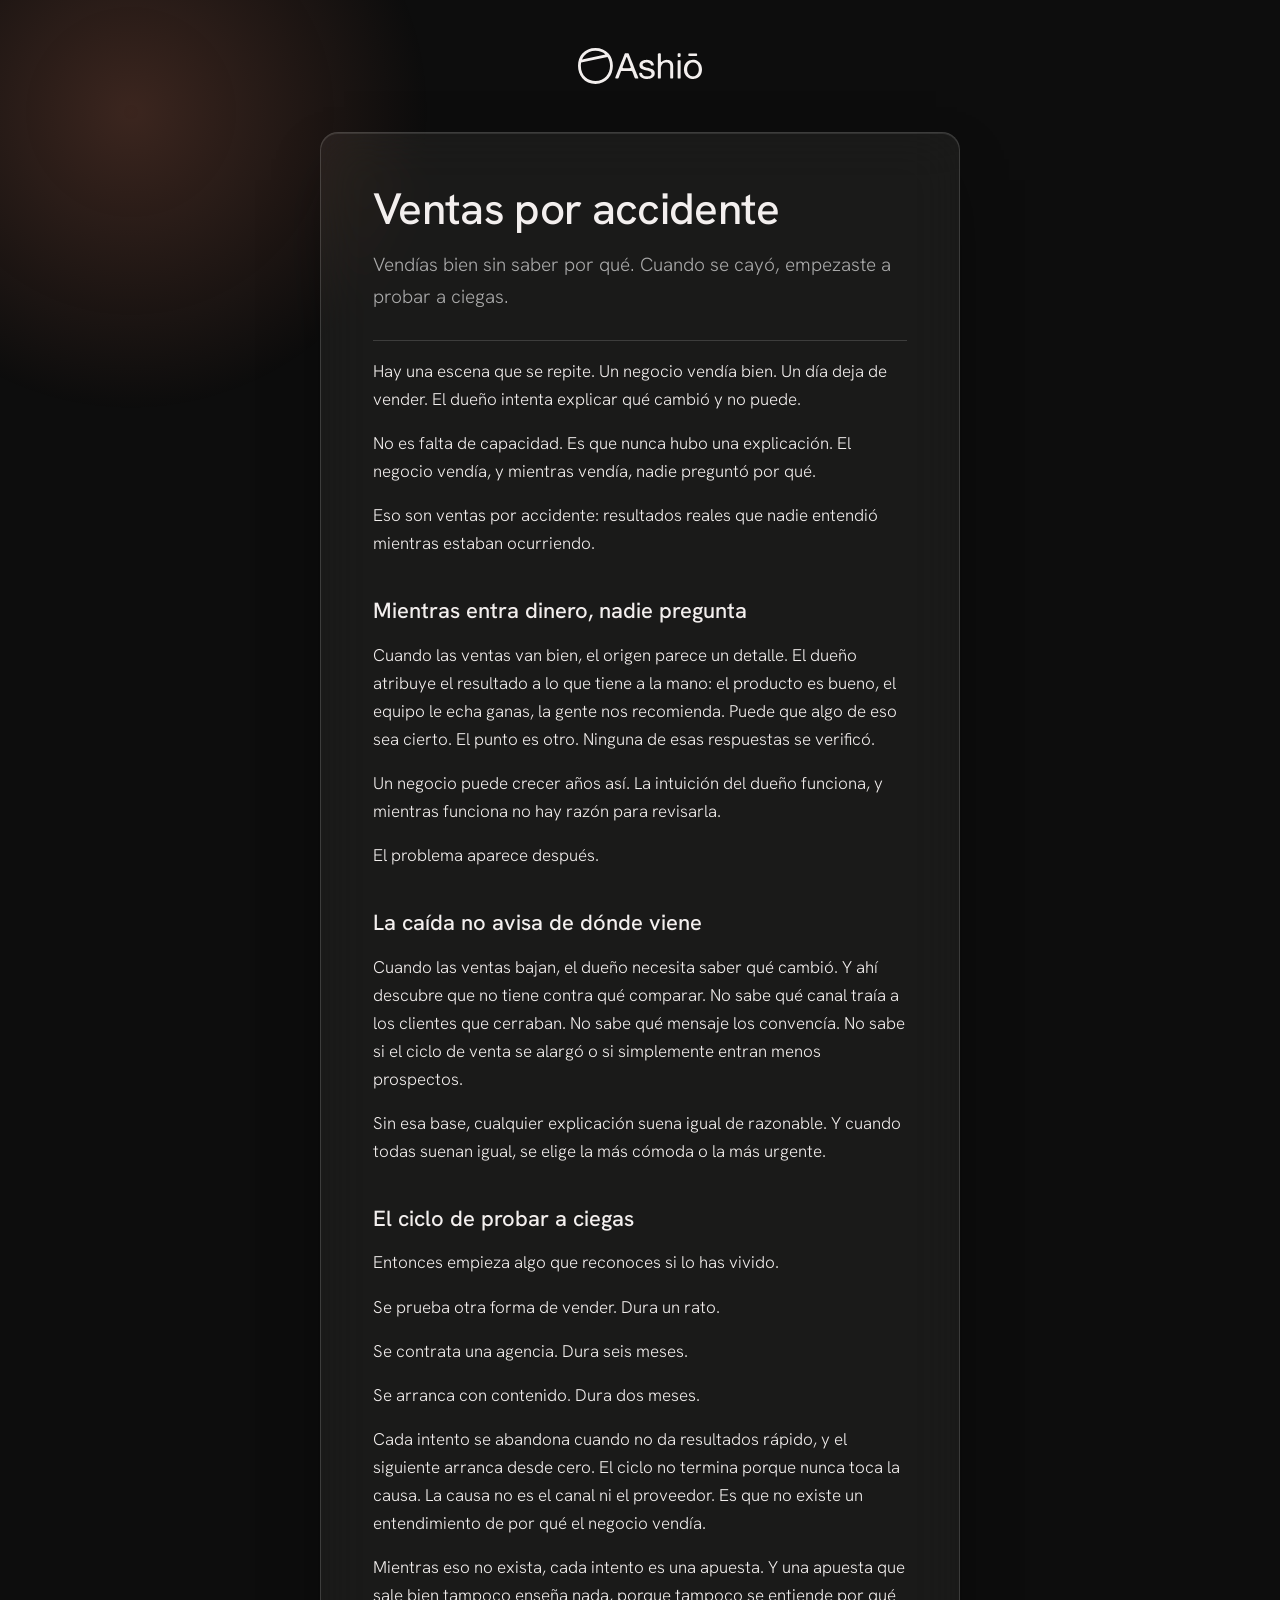
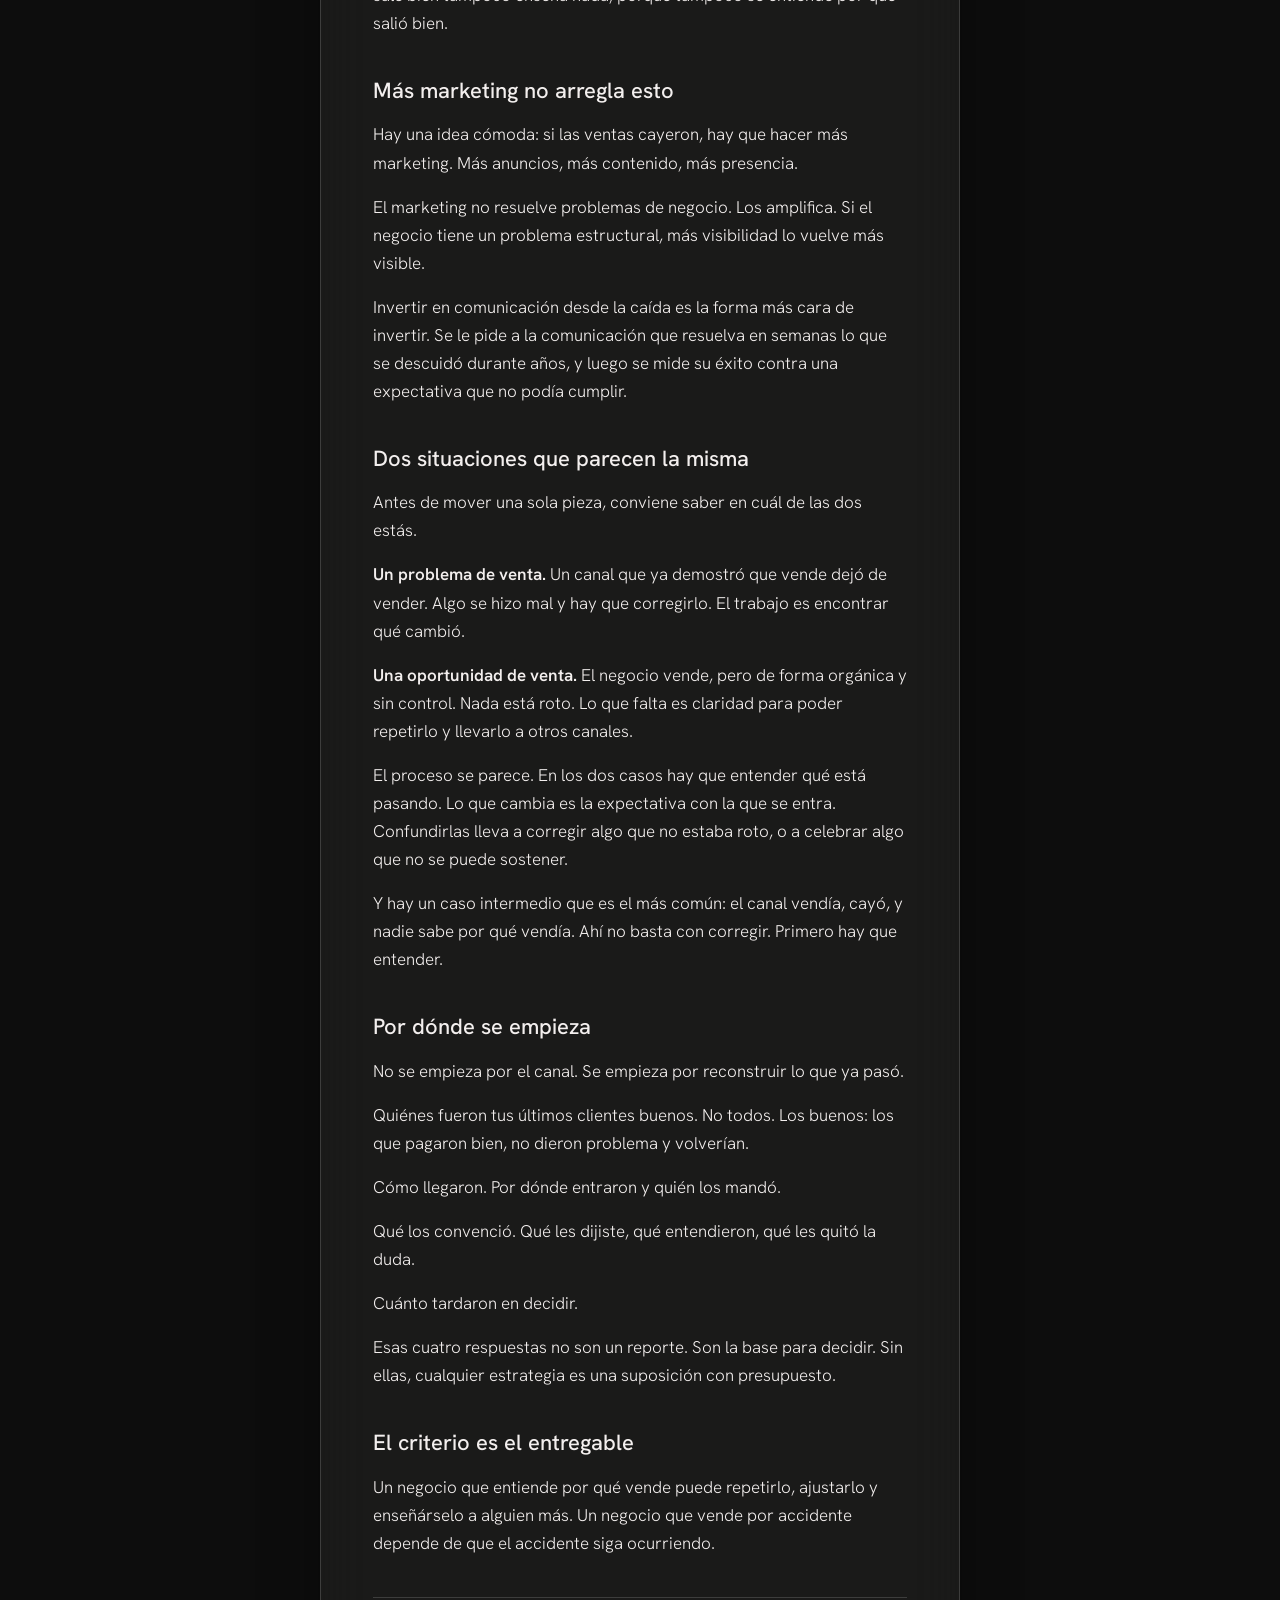
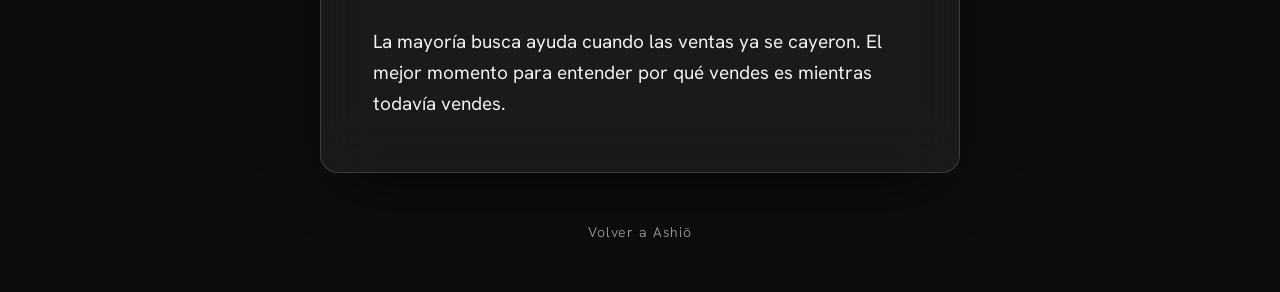
<file: ventas-por-accidente/index.html>
<!DOCTYPE html>
<html lang="es">
<head>
<meta charset="utf-8">
<meta name="viewport" content="width=device-width, initial-scale=1">
<title>Ventas por accidente | Ashiō</title>
<meta name="description" content="Vendías bien sin saber por qué. Cuando se cayó, empezaste a probar a ciegas. Por qué ese ciclo no termina y por dónde se rompe.">
<meta name="theme-color" content="#0d0d0d">
<meta property="og:title" content="Ventas por accidente">
<meta property="og:description" content="Vendías bien sin saber por qué. Cuando se cayó, empezaste a probar a ciegas.">
<meta property="og:type" content="article">
<meta property="og:url" content="https://ashio.mx/ventas-por-accidente/">
<meta property="og:locale" content="es_MX">
<link rel="canonical" href="https://ashio.mx/ventas-por-accidente/">
<link rel="icon" href="../assets/favicon.svg" type="image/svg+xml">
<link rel="preconnect" href="https://fonts.googleapis.com">
<link rel="preconnect" href="https://fonts.gstatic.com" crossorigin>
<link href="https://fonts.googleapis.com/css2?family=Hanken+Grotesk:wght@300;400;500;600&display=swap" rel="stylesheet">
<style>
  :root{
    --brand-black:#0d0d0d;
    --brand-bone:#f3efee;
    --accent:#cf7457;
    --accent-deep:#a35139;
    --muted:#aaaaaa;
    --line:#282828;
    --glass-tint:rgba(243,239,238,.055);
    --glass-line:rgba(243,239,238,.16);
    --font-title:"Hanken Grotesk",system-ui,-apple-system,sans-serif;
    --radius:18px;
  }
  *{box-sizing:border-box;margin:0;padding:0}
  body{
    background:var(--brand-black);
    color:var(--brand-bone);
    font-family:var(--font-title);
    font-weight:300;
    font-size:1.0625rem;
    line-height:1.65;
    -webkit-font-smoothing:antialiased;
    padding:clamp(1.25rem,5vw,3rem);
    position:relative;
    overflow-x:hidden;
  }
  body::before{
    content:"";
    position:fixed;
    width:min(70vw,620px);
    aspect-ratio:1;
    top:-22vh;
    left:-14vw;
    border-radius:50%;
    background:radial-gradient(circle,rgba(207,116,87,.24),rgba(207,116,87,0) 68%);
    pointer-events:none;
    z-index:0;
  }
  .shell{position:relative;z-index:1;max-width:40rem;margin:0 auto}

  .top{display:flex;justify-content:center;padding-bottom:clamp(2rem,7vw,3rem)}
  .top a{display:inline-block;color:var(--brand-bone)}
  .logo{display:block;width:clamp(104px,26vw,124px);height:auto;color:var(--brand-bone)}

  article{
    background:var(--glass-tint);
    border:1px solid var(--glass-line);
    border-radius:var(--radius);
    padding:clamp(1.75rem,6vw,3.25rem);
    box-shadow:inset 0 1px 0 rgba(243,239,238,.10),0 24px 60px -24px rgba(0,0,0,.75);
  }
  @supports (backdrop-filter:blur(1px)) or (-webkit-backdrop-filter:blur(1px)){
    article{-webkit-backdrop-filter:blur(26px) saturate(135%);backdrop-filter:blur(26px) saturate(135%)}
  }
  @supports not ((backdrop-filter:blur(1px)) or (-webkit-backdrop-filter:blur(1px))){
    article{background:rgba(22,22,22,.92)}
  }

  h1{
    font-size:clamp(1.9rem,6.5vw,2.75rem);
    font-weight:500;
    line-height:1.1;
    letter-spacing:-.015em;
    text-wrap:balance;
  }
  .dek{
    margin-top:1rem;
    font-size:clamp(1.0625rem,3.6vw,1.1875rem);
    color:var(--muted);
    padding-bottom:1.75rem;
    border-bottom:1px solid var(--glass-line);
  }
  h2{
    margin-top:2.5rem;
    margin-bottom:.75rem;
    font-size:clamp(1.1875rem,4vw,1.375rem);
    font-weight:500;
    line-height:1.25;
    text-wrap:balance;
  }
  p{margin-top:1rem}
  p strong{font-weight:600;color:var(--brand-bone)}
  .cierre{
    margin-top:2.5rem;
    padding-top:1.75rem;
    border-top:1px solid var(--glass-line);
    font-size:clamp(1.0625rem,3.6vw,1.1875rem);
    font-weight:400;
  }

  .volver{
    display:block;
    text-align:center;
    margin-top:clamp(2rem,7vw,3rem);
    font-size:.875rem;
    letter-spacing:.06em;
    color:var(--muted);
    text-decoration:none;
    transition:color .18s ease;
  }
  .volver:hover,.volver:focus-visible{color:var(--accent)}
  :focus-visible{outline:2px solid var(--accent);outline-offset:4px}
  @media (prefers-reduced-motion:reduce){*{transition:none!important}}
  @media (prefers-contrast:more){
    article{background:rgba(13,13,13,.96);border-color:var(--brand-bone)}
    body::before{display:none}
    .dek{color:var(--brand-bone)}
  }
</style>
</head>
<body>
  <div class="shell">
    <header class="top">
      <a href="../" aria-label="Ashiō, inicio"><svg class="logo" viewBox="0 0 316.52 91.75" role="img" aria-label="Ashiō"><path d="M152.97,73.28c.12.3.28.66.46,1.08.18.42.32.86.41,1.31.09.45.09.87,0,1.27-.09.39-.35.68-.78.86-.31.12-.67.18-1.1.18h-4c-.95,0-1.7-.15-2.25-.45-.61-.36-1.06-.99-1.33-1.9-.28-.9-.57-1.72-.87-2.44-.67-1.57-1.29-3.2-1.84-4.88-.55-1.69-1.16-3.35-1.84-4.97-.18-.54-.35-1.05-.51-1.54-.15-.48-.34-.93-.55-1.36-.21-.42-.5-.78-.87-1.09-.37-.3-.86-.54-1.47-.72-.31-.12-.66-.17-1.06-.14-.4.03-.81.05-1.24.05h-17.36c-.55,0-1.16-.01-1.84-.05-.67-.03-1.32-.01-1.93.05-.61.06-1.18.15-1.7.27-.52.12-.9.36-1.15.72-.49.6-.84,1.28-1.06,2.03-.21.75-.47,1.52-.78,2.31-.61,1.39-1.18,2.84-1.7,4.34-.52,1.51-1.09,2.95-1.7,4.34-.12.36-.26.77-.41,1.22s-.32.92-.5,1.4c-.18.48-.38.92-.6,1.31-.21.39-.44.68-.69.86-.49.36-1.15.56-1.98.59-.83.03-1.7.04-2.62.04-.49,0-.96-.01-1.42-.04-.46-.03-.84-.17-1.15-.41-.31-.18-.47-.45-.5-.81-.03-.36,0-.74.09-1.13.09-.39.21-.78.37-1.18.15-.39.29-.68.41-.86.86-1.93,1.62-3.84,2.3-5.74s1.41-3.81,2.2-5.74c.55-1.33,1.07-2.64,1.56-3.93.49-1.3,1.01-2.61,1.56-3.93,1.84-4.34,3.58-8.73,5.23-13.16,1.65-4.43,3.4-8.85,5.23-13.25.67-1.57,1.3-3.17,1.88-4.79.58-1.63,1.21-3.23,1.88-4.79.31-.66.6-1.4.87-2.22s.69-1.4,1.24-1.76c.24-.24.64-.42,1.19-.54.12-.06.26-.08.41-.04.15.03.29.02.41-.05,1.1,0,2.39-.01,3.86-.04,1.47-.03,2.54.2,3.21.68.49.36.87.95,1.15,1.76s.56,1.55.87,2.22c.61,1.39,1.16,2.77,1.65,4.16.49,1.39,1.04,2.77,1.65,4.16.49,1.21.96,2.44,1.42,3.71.46,1.27.96,2.5,1.51,3.71,1.84,4.4,3.6,8.85,5.28,13.34,1.68,4.49,3.47,8.94,5.37,13.34.24.54.44,1.06.6,1.54.15.48.32.99.51,1.54.67,1.57,1.33,3.17,1.97,4.79s1.3,3.23,1.97,4.79ZM133.32,51.3c.55-.18.9-.48,1.06-.9.15-.42.18-.89.09-1.4-.09-.51-.25-1.02-.46-1.54-.22-.51-.41-.95-.6-1.31-.12-.24-.18-.45-.18-.63s-.06-.39-.18-.63c-.18-.48-.35-.98-.5-1.49-.15-.51-.35-1.04-.6-1.58-.92-2.17-1.73-4.39-2.43-6.65-.7-2.26-1.51-4.48-2.43-6.65-.31-.66-.57-1.33-.78-1.99-.22-.66-.47-1.3-.78-1.9-.12-.3-.26-.59-.41-.86-.15-.27-.47-.41-.96-.41-.12.12-.25.21-.37.27-.12.06-.25.15-.37.27-.25.3-.43.62-.55.95-.12.33-.25.68-.37,1.04-.31.66-.55,1.33-.73,1.99-.18.66-.43,1.33-.74,1.99-1.04,2.35-1.94,4.73-2.71,7.15-.77,2.41-1.64,4.76-2.62,7.05-.12.3-.23.6-.32.9-.09.3-.2.6-.32.9-.18.48-.37.97-.55,1.45-.18.48-.34.97-.46,1.45-.12.3-.17.63-.14.99.03.36.11.66.23.9.31.48.95.74,1.93.77.98.03,1.9.05,2.75.05h9.83c.67,0,1.5.02,2.48.04.98.03,1.71-.04,2.2-.23Z" fill="currentColor"/><path d="M173.54,30.32c4.41-.06,8.11.44,11.11,1.49,3,1.06,5.33,2.91,6.98,5.56.43.66.76,1.34,1.01,2.03.24.69.49,1.46.73,2.31.12.42.15.86.09,1.31-.06.45-.15.8-.28,1.04-.12.12-.28.23-.46.32-.18.09-.34.2-.46.32-.31.12-.61.15-.92.09-.31-.06-.61-.06-.92,0-.49.12-1.13.14-1.93.05-.8-.09-1.35-.23-1.65-.41-.49-.3-.81-.71-.96-1.22-.15-.51-.38-1.01-.69-1.49-.55-.96-1.32-1.84-2.3-2.62-.67-.48-1.41-.84-2.2-1.09-.8-.24-1.65-.48-2.57-.72-.31-.12-.61-.17-.92-.14-.31.03-.61.02-.92-.05-.37-.12-.83-.18-1.38-.18s-1.01.06-1.38.18h-.55c-.31.06-.61.11-.92.14-.31.03-.61.08-.92.14-1.59.36-2.91.87-3.95,1.54-1.04.66-1.75,1.78-2.11,3.35-.12.42-.14.85-.05,1.27.09.42.2.78.32,1.09.37.9.81,1.55,1.33,1.94.52.39,1.18.83,1.98,1.31.98.6,2.08,1.04,3.31,1.31,1.22.27,2.45.59,3.67.95.8.24,1.59.42,2.39.54.79.12,1.59.3,2.39.54,1.29.36,2.54.71,3.76,1.04,1.22.33,2.45.74,3.67,1.22.31.12.61.24.92.36.31.12.61.27.92.45,1.22.72,2.3,1.54,3.21,2.44.92.91,1.68,2.05,2.3,3.44.12.42.24.99.37,1.72.12.42.2.86.23,1.31.03.45.05.95.05,1.49v.9c-.12.42-.18.85-.18,1.27s-.06.85-.18,1.27c-.18.66-.4,1.3-.64,1.9-.25.6-.52,1.15-.83,1.63-.98,1.57-2.24,2.82-3.76,3.75-1.53.94-3.25,1.73-5.14,2.4-.55.18-1.12.32-1.7.41s-1.15.23-1.7.41c-.61.12-1.23.18-1.84.18s-1.23.06-1.84.18h-.92c-.31.06-.73.09-1.29.09s-.98-.03-1.29-.09h-1.01c-.37-.12-.77-.17-1.19-.14-.43.03-.8-.02-1.1-.14-.31-.06-.7-.09-1.19-.09-.49-.12-.96-.23-1.42-.32-.46-.09-.94-.23-1.42-.41-1.9-.6-3.55-1.36-4.96-2.26-1.41-.9-2.63-2.08-3.67-3.53-.55-.78-1.01-1.6-1.38-2.44-.37-.84-.7-1.78-1.01-2.8-.12-.36-.17-.8-.14-1.31.03-.51.11-.92.23-1.22.18-.24.49-.48.92-.72.31-.12.73-.2,1.29-.23.55-.03,1.1-.01,1.65.04.55.06,1.09.14,1.61.23.52.09.87.2,1.06.32.43.3.72.74.87,1.31.15.57.35,1.1.6,1.58.61,1.33,1.44,2.35,2.48,3.08.73.54,1.56.97,2.48,1.27.92.3,1.9.6,2.94.9l1.93.27h.55c.43.12.99.18,1.7.18s1.3-.06,1.79-.18c.43,0,.76-.03,1.01-.09.37-.06.74-.1,1.1-.14.37-.03.7-.07,1.01-.14,1.78-.48,3.18-1.12,4.22-1.9,1.04-.78,1.78-2.11,2.2-3.98.12-.3.15-.63.09-.99-.06-.36-.12-.63-.18-.81-.31-1.14-.73-2-1.29-2.58-.55-.57-1.25-1.1-2.11-1.58-.55-.36-1.16-.66-1.84-.91-.67-.24-1.35-.48-2.02-.72-.18-.06-.35-.09-.51-.09s-.32-.06-.5-.18c-2.08-.66-4.24-1.16-6.47-1.49-2.24-.33-4.33-.89-6.29-1.67-.61-.24-1.19-.45-1.75-.63-.55-.18-1.07-.42-1.56-.72-1.16-.66-2.24-1.42-3.21-2.26-.98-.84-1.74-1.9-2.3-3.17-.18-.42-.32-.84-.41-1.27-.09-.42-.2-.87-.32-1.36-.18-.72-.25-1.55-.18-2.49.06-.93.15-1.73.28-2.4.12-.3.2-.56.23-.77.03-.21.11-.44.23-.68.55-1.39,1.3-2.59,2.25-3.62.95-1.02,2.04-1.93,3.26-2.71.92-.54,1.93-.98,3.03-1.31,1.1-.33,2.26-.65,3.49-.95.43-.06.84-.12,1.24-.18.4-.06.84-.12,1.33-.18.18-.06.43-.06.73,0,.31.06.52.03.64-.09Z" fill="currentColor"/><path d="M206.32,13.68c.86,0,1.76.02,2.71.04.95.03,1.61.29,1.98.77.31.42.46,1.04.46,1.85v14.7c0,.24-.02.48-.05.72-.03.24-.02.48.05.72.06.18.08.39.05.63-.03.24-.01.45.05.63.12.48.2.94.23,1.36.03.42.35.63.96.63.12-.12.26-.2.41-.23.15-.03.29-.1.41-.23.37-.24.7-.5,1.01-.77.31-.27.64-.56,1.01-.86.67-.48,1.42-.92,2.25-1.31.83-.39,1.67-.74,2.53-1.04.49-.12,1.01-.23,1.56-.32.55-.09,1.07-.2,1.56-.32.24-.12.49-.17.73-.14.24.03.52.02.83-.04.31-.12.81-.18,1.52-.18s1.21.06,1.51.18h.87c.28,0,.56.03.87.09.49.12.98.21,1.47.27.49.06.98.15,1.47.27.31.12.55.2.74.23.18.03.43.11.73.23.67.3,1.32.62,1.93.95.61.33,1.22.71,1.84,1.13.61.54,1.19,1.18,1.75,1.9.37.54.7,1.08,1.01,1.63.3.54.61,1.15.92,1.81.18.42.32.84.41,1.27.09.42.2.87.32,1.36.12.3.18.6.18.91s.03.63.09.99c.12.3.17.6.14.9-.03.3.01.6.14.9v.9c.06.3.08.63.05.99-.03.36-.05.69-.05.99v22.7c0,.48.01,1.07.05,1.76.03.69.03,1.36,0,1.99-.03.63-.11,1.22-.23,1.76-.12.54-.31.9-.55,1.09-.43.36-1.23.54-2.39.54h-2.34c-.77,0-1.33-.24-1.7-.72-.31-.42-.46-.92-.46-1.49v-22.84c0-1.63.01-3.36.05-5.2.03-1.84-.17-3.42-.6-4.75-.74-2.05-1.96-3.56-3.67-4.52-.49-.3-1.01-.56-1.56-.77-.55-.21-1.16-.38-1.84-.5-.25-.06-.61-.09-1.1-.09-.25-.06-.54-.12-.87-.18-.34-.06-.66-.03-.96.09-.25.06-.49.08-.74.05-.24-.03-.52-.01-.83.04-.55.12-1.12.23-1.7.32-.58.09-1.12.26-1.61.5-2.08.84-3.74,1.99-4.96,3.44-1.23,1.45-2.17,3.29-2.85,5.52-.12.42-.21.87-.28,1.36-.06.48-.15.97-.28,1.45-.06.18-.08.38-.05.59.03.21.01.41-.05.59-.06.3-.06.6,0,.9.06.3.06.6,0,.9v18.18c0,.48.01,1.04.05,1.67.03.63.03,1.25,0,1.85-.03.6-.08,1.18-.14,1.72-.06.54-.18.94-.37,1.18-.25.3-.54.47-.87.5-.34.03-.72.11-1.15.23h-1.29c-.67,0-1.32-.01-1.93-.04-.61-.03-1.07-.23-1.38-.59-.31-.48-.47-1.07-.5-1.76-.03-.69-.05-1.43-.05-2.22V18.56c0-.66-.02-1.37-.05-2.13-.03-.75.11-1.34.41-1.76.24-.42.7-.72,1.38-.9.12-.06.24-.08.37-.05.12.03.24.02.37-.04Z" fill="currentColor"/><path d="M255.17,22.36c-.49-.36-.75-1.01-.78-1.94-.03-.93-.05-1.85-.05-2.76v-1.54c0-.54.09-.99.28-1.36.24-.48.73-.84,1.47-1.09.12-.06.26-.08.41-.04.15.03.29.02.41-.05,1.04,0,2.02.03,2.94.09.92.06,1.53.42,1.84,1.09.18.36.28.8.28,1.31v1.58c0,1.09-.02,2.11-.05,3.08-.03.97-.45,1.6-1.24,1.9-.31.12-.63.18-.96.18h-2.98c-.61,0-1.13-.15-1.56-.45ZM261.97,73.64c0,.6.01,1.22.05,1.85.03.63-.11,1.13-.41,1.49-.18.36-.46.59-.83.68s-.8.2-1.29.32h-1.38c-.8,0-1.49-.04-2.07-.14-.58-.09-1.03-.38-1.33-.86-.25-.36-.37-.83-.37-1.4v-41.88c0-.63.15-1.13.46-1.49.18-.3.43-.48.74-.54.31-.06.64-.15,1.01-.27.12,0,.26.02.41.04.15.03.29.02.41-.04.79,0,1.61.02,2.43.04.83.03,1.39.29,1.7.77.3.36.46.83.46,1.4v40.02Z" fill="currentColor"/><path d="M316.33,52.66c.12.36.18.92.18,1.67s-.03,1.28-.09,1.58v.9c-.06.48-.11.92-.14,1.31-.03.39-.08.83-.14,1.31-.12.36-.2.72-.23,1.09-.03.36-.11.72-.23,1.09-.25.78-.46,1.57-.64,2.35-.18.78-.43,1.51-.74,2.17-1.29,2.89-3,5.32-5.14,7.28-2.14,1.96-4.78,3.45-7.9,4.48-.67.24-1.39.42-2.16.54-.77.12-1.55.24-2.34.36-.37.06-.75.1-1.15.14-.4.03-.78.04-1.15.04-.25.06-.6.09-1.06.09s-.78-.03-.96-.09c-.24-.06-.49-.08-.73-.04-.25.03-.46.01-.64-.05h-.55l-2.2-.27c-.86-.24-1.69-.48-2.48-.72-.8-.24-1.56-.51-2.3-.81-2.75-1.21-5.02-2.77-6.8-4.7-1.78-1.93-3.25-4.28-4.41-7.05-.31-.6-.54-1.21-.69-1.81-.15-.6-.29-1.24-.41-1.9-.12-.24-.17-.44-.14-.59.03-.15.01-.35-.05-.59-.12-.48-.2-.98-.23-1.49-.03-.51-.11-1.01-.23-1.49v-.77c0-.21-.03-.47-.09-.77-.06-.3-.09-.83-.09-1.58s.06-1.31.18-1.67c.12-.42.15-.84.09-1.27-.06-.42-.03-.84.09-1.27.06-.3.11-.56.14-.77.03-.21.08-.47.14-.77.18-.72.35-1.45.5-2.17s.38-1.42.69-2.08c.92-2.23,2.03-4.24,3.35-6.01,1.31-1.78,2.92-3.27,4.82-4.48.73-.48,1.5-.89,2.3-1.22.79-.33,1.62-.68,2.48-1.04.73-.3,1.53-.5,2.39-.59s1.71-.26,2.57-.5c.43,0,.84-.01,1.24-.05.4-.03.78-.07,1.15-.14,5.45-.06,9.98,1.06,13.59,3.35,3.61,2.29,6.21,5.28,7.81,8.95.31.6.55,1.21.74,1.81.18.6.4,1.24.64,1.9.18.66.34,1.37.46,2.13.12.75.28,1.52.46,2.31.06.3.08.62.05.95-.03.33-.02.65.05.95ZM308.16,57.82c.12-.42.17-.9.14-1.45s-.05-1.05-.05-1.54c0-2.35-.21-4.34-.64-5.97-.18-.48-.34-.96-.46-1.45-.12-.48-.28-.93-.46-1.36-1.71-3.92-4.44-6.63-8.17-8.14-.43-.18-.89-.32-1.38-.41-.49-.09-.98-.2-1.47-.32-.49-.12-1.01-.18-1.56-.18h-1.65l-1.65.27c-.61.12-1.18.26-1.7.41-.52.15-1.03.35-1.51.59-.43.12-.83.3-1.19.54-.37.24-.7.48-1.01.72-1.47,1.03-2.66,2.26-3.58,3.71-.92,1.45-1.71,3.14-2.39,5.07-.18.6-.31,1.22-.37,1.85-.06.63-.15,1.28-.28,1.94-.06.24-.09.63-.09,1.18-.06.18-.08.39-.05.63.03.24.05.51.05.81v1.81c0,.6.06,1.15.18,1.63l.18,1.08c.12.6.23,1.19.32,1.76.09.57.26,1.1.5,1.58.61,1.45,1.33,2.8,2.16,4.07.83,1.27,1.85,2.32,3.08,3.17.31.18.58.33.83.45.24.12.52.27.83.45.49.3,1.03.56,1.61.77.58.21,1.21.41,1.88.59.31.12.6.17.87.14.28-.03.56-.01.87.05.18.06.57.12,1.15.18.58.06,1.02.03,1.33-.09.24-.06.49-.07.74-.04.24.03.49-.01.73-.14.49-.12.98-.23,1.47-.32s.95-.23,1.38-.41c2.08-.84,3.76-2.02,5.05-3.53,1.29-1.51,2.36-3.29,3.21-5.34.31-.72.51-1.49.6-2.31.09-.81.26-1.64.51-2.49Z" fill="currentColor"/><path d="M283.75,14.32h14.1c.41,0,.9-.01,1.44-.04.55-.03,1.09-.04,1.63-.04s1.04.04,1.48.12c.44.08.79.22,1.05.43.26.16.44.44.55.86.05.16.09.38.12.66.03.29.04.6.04.93s-.01.66-.04.97c-.03.31-.07.55-.12.7-.11.52-.29.88-.55,1.09-.52.36-1.36.52-2.53.47-1.17-.05-2.19-.08-3.08-.08h-10.36c-.73,0-1.58.03-2.57.08-.99.05-1.71-.03-2.18-.23-.36-.16-.65-.44-.86-.86-.16-.36-.23-1-.23-1.91s.08-1.57.23-1.99c.05-.1.09-.21.12-.31.03-.1.09-.21.19-.31.1-.16.27-.26.51-.31.23-.05.45-.13.66-.23h.39Z" fill="currentColor"/><path d="M44.49,91.75c-13.66,0-25.19-5.04-33.35-14.59C3.95,68.77,0,57.55,0,45.58S3.92,22.59,11.05,14.35C19.16,4.96,30.73,0,44.49,0s25.37,4.94,33.48,14.29c7.12,8.21,11.04,19.27,11.04,31.15,0,23.02-15.29,46.31-44.52,46.31ZM8.03,37.15c-.52,2.72-.78,5.55-.78,8.43,0,26.75,19.3,38.93,37.24,38.93,11.46,0,21.09-4.18,27.84-12.1,5.99-7.02,9.43-16.85,9.43-26.97,0-8.41-2.27-16.29-6.45-22.67L8.03,37.15ZM44.49,7.25c-11.59,0-21.26,4.09-27.95,11.84-2.57,2.97-4.65,6.41-6.18,10.16l59.67-12.75c-6.51-6.06-15.27-9.24-25.54-9.24Z" fill="currentColor"/></svg></a>
    </header>

    <article>
      <h1>Ventas por accidente</h1>

    <p class="dek">Vendías bien sin saber por qué. Cuando se cayó, empezaste a probar a ciegas.</p>

    <p>Hay una escena que se repite. Un negocio vendía bien. Un día deja de vender. El dueño intenta explicar qué cambió y no puede.</p>

    <p>No es falta de capacidad. Es que nunca hubo una explicación. El negocio vendía, y mientras vendía, nadie preguntó por qué.</p>

    <p>Eso son ventas por accidente: resultados reales que nadie entendió mientras estaban ocurriendo.</p>

    <h2>Mientras entra dinero, nadie pregunta</h2>

    <p>Cuando las ventas van bien, el origen parece un detalle. El dueño atribuye el resultado a lo que tiene a la mano: el producto es bueno, el equipo le echa ganas, la gente nos recomienda. Puede que algo de eso sea cierto. El punto es otro. Ninguna de esas respuestas se verificó.</p>

    <p>Un negocio puede crecer años así. La intuición del dueño funciona, y mientras funciona no hay razón para revisarla.</p>

    <p>El problema aparece después.</p>

    <h2>La caída no avisa de dónde viene</h2>

    <p>Cuando las ventas bajan, el dueño necesita saber qué cambió. Y ahí descubre que no tiene contra qué comparar. No sabe qué canal traía a los clientes que cerraban. No sabe qué mensaje los convencía. No sabe si el ciclo de venta se alargó o si simplemente entran menos prospectos.</p>

    <p>Sin esa base, cualquier explicación suena igual de razonable. Y cuando todas suenan igual, se elige la más cómoda o la más urgente.</p>

    <h2>El ciclo de probar a ciegas</h2>

    <p>Entonces empieza algo que reconoces si lo has vivido.</p>

    <p>Se prueba otra forma de vender. Dura un rato.</p>

    <p>Se contrata una agencia. Dura seis meses.</p>

    <p>Se arranca con contenido. Dura dos meses.</p>

    <p>Cada intento se abandona cuando no da resultados rápido, y el siguiente arranca desde cero. El ciclo no termina porque nunca toca la causa. La causa no es el canal ni el proveedor. Es que no existe un entendimiento de por qué el negocio vendía.</p>

    <p>Mientras eso no exista, cada intento es una apuesta. Y una apuesta que sale bien tampoco enseña nada, porque tampoco se entiende por qué salió bien.</p>

    <h2>Más marketing no arregla esto</h2>

    <p>Hay una idea cómoda: si las ventas cayeron, hay que hacer más marketing. Más anuncios, más contenido, más presencia.</p>

    <p>El marketing no resuelve problemas de negocio. Los amplifica. Si el negocio tiene un problema estructural, más visibilidad lo vuelve más visible.</p>

    <p>Invertir en comunicación desde la caída es la forma más cara de invertir. Se le pide a la comunicación que resuelva en semanas lo que se descuidó durante años, y luego se mide su éxito contra una expectativa que no podía cumplir.</p>

    <h2>Dos situaciones que parecen la misma</h2>

    <p>Antes de mover una sola pieza, conviene saber en cuál de las dos estás.</p>

    <p><strong>Un problema de venta.</strong> Un canal que ya demostró que vende dejó de vender. Algo se hizo mal y hay que corregirlo. El trabajo es encontrar qué cambió.</p>

    <p><strong>Una oportunidad de venta.</strong> El negocio vende, pero de forma orgánica y sin control. Nada está roto. Lo que falta es claridad para poder repetirlo y llevarlo a otros canales.</p>

    <p>El proceso se parece. En los dos casos hay que entender qué está pasando. Lo que cambia es la expectativa con la que se entra. Confundirlas lleva a corregir algo que no estaba roto, o a celebrar algo que no se puede sostener.</p>

    <p>Y hay un caso intermedio que es el más común: el canal vendía, cayó, y nadie sabe por qué vendía. Ahí no basta con corregir. Primero hay que entender.</p>

    <h2>Por dónde se empieza</h2>

    <p>No se empieza por el canal. Se empieza por reconstruir lo que ya pasó.</p>

    <p>Quiénes fueron tus últimos clientes buenos. No todos. Los buenos: los que pagaron bien, no dieron problema y volverían.</p>

    <p>Cómo llegaron. Por dónde entraron y quién los mandó.</p>

    <p>Qué los convenció. Qué les dijiste, qué entendieron, qué les quitó la duda.</p>

    <p>Cuánto tardaron en decidir.</p>

    <p>Esas cuatro respuestas no son un reporte. Son la base para decidir. Sin ellas, cualquier estrategia es una suposición con presupuesto.</p>

    <h2>El criterio es el entregable</h2>

    <p>Un negocio que entiende por qué vende puede repetirlo, ajustarlo y enseñárselo a alguien más. Un negocio que vende por accidente depende de que el accidente siga ocurriendo.</p>

    <p class="cierre">La mayoría busca ayuda cuando las ventas ya se cayeron. El mejor momento para entender por qué vendes es mientras todavía vendes.</p>

    </article>

    <a class="volver" href="../">Volver a Ashiō</a>
  </div>
</body>
</html>
</file>
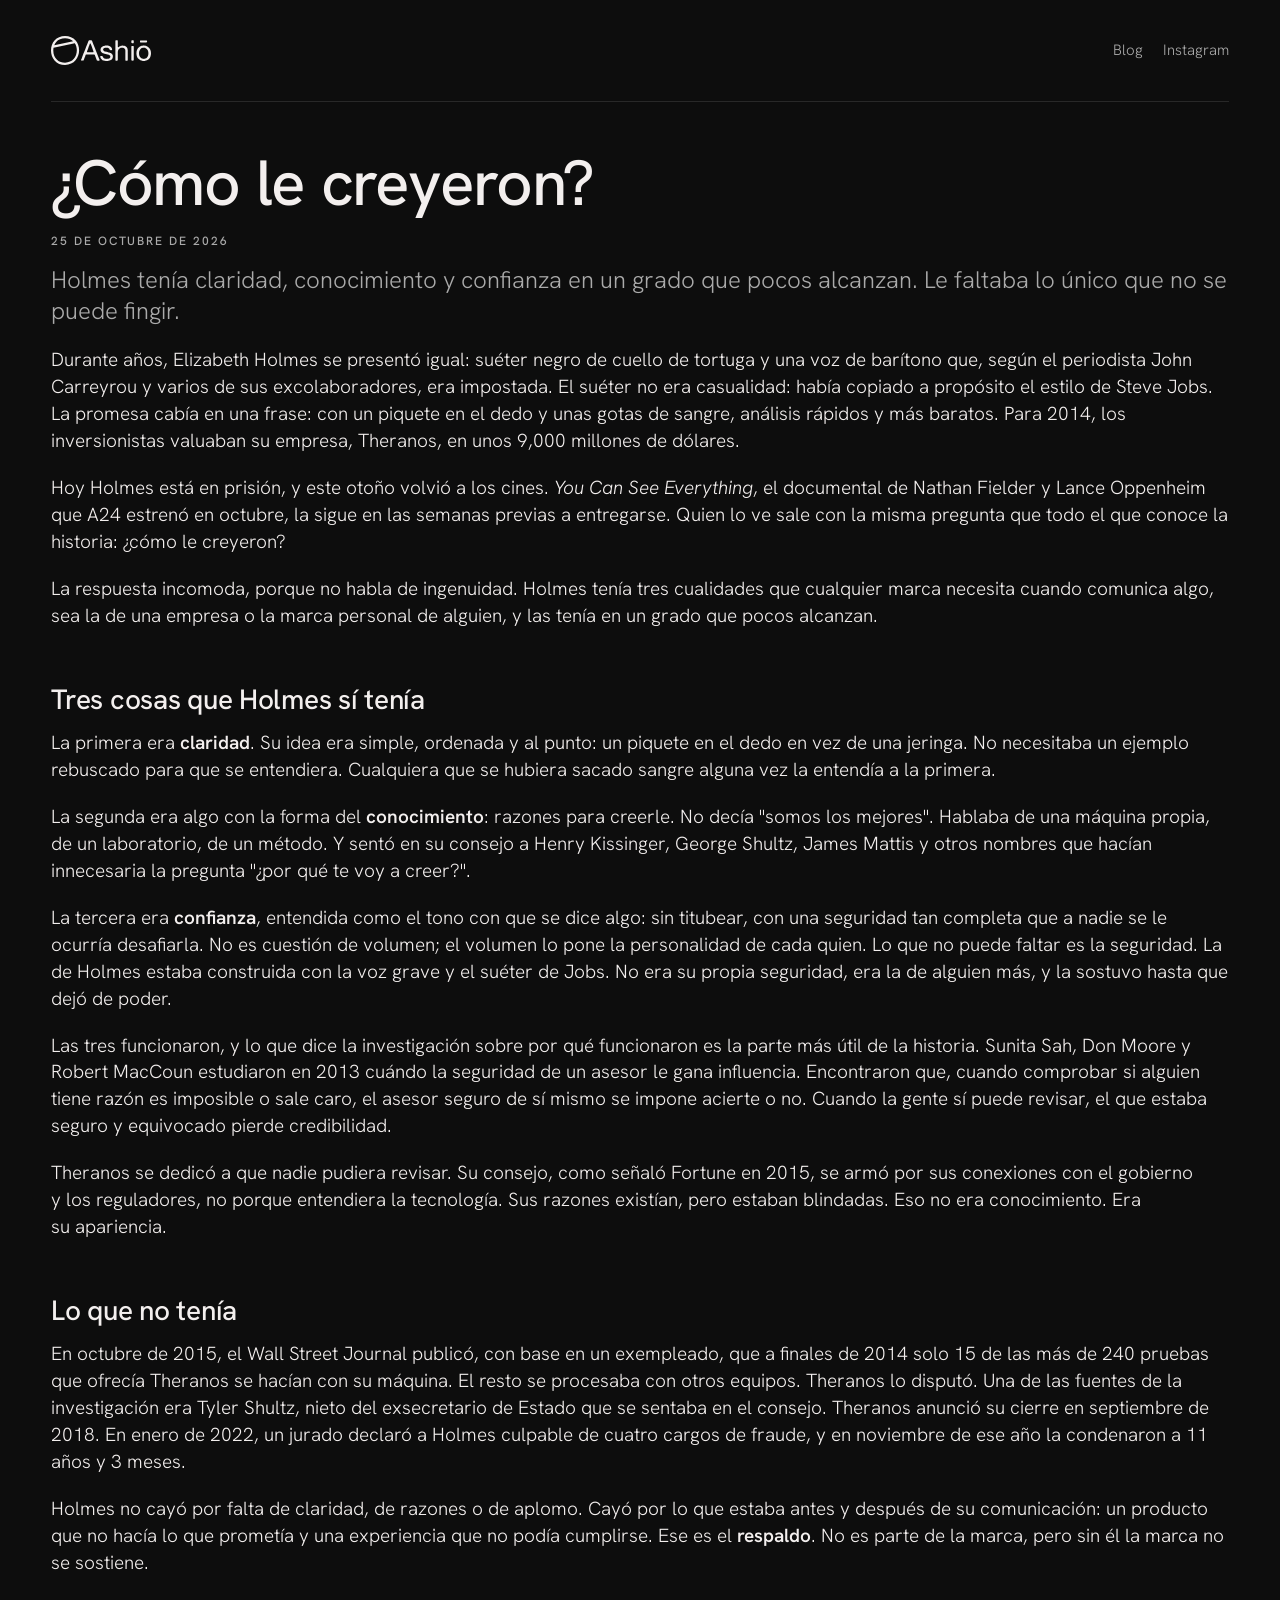
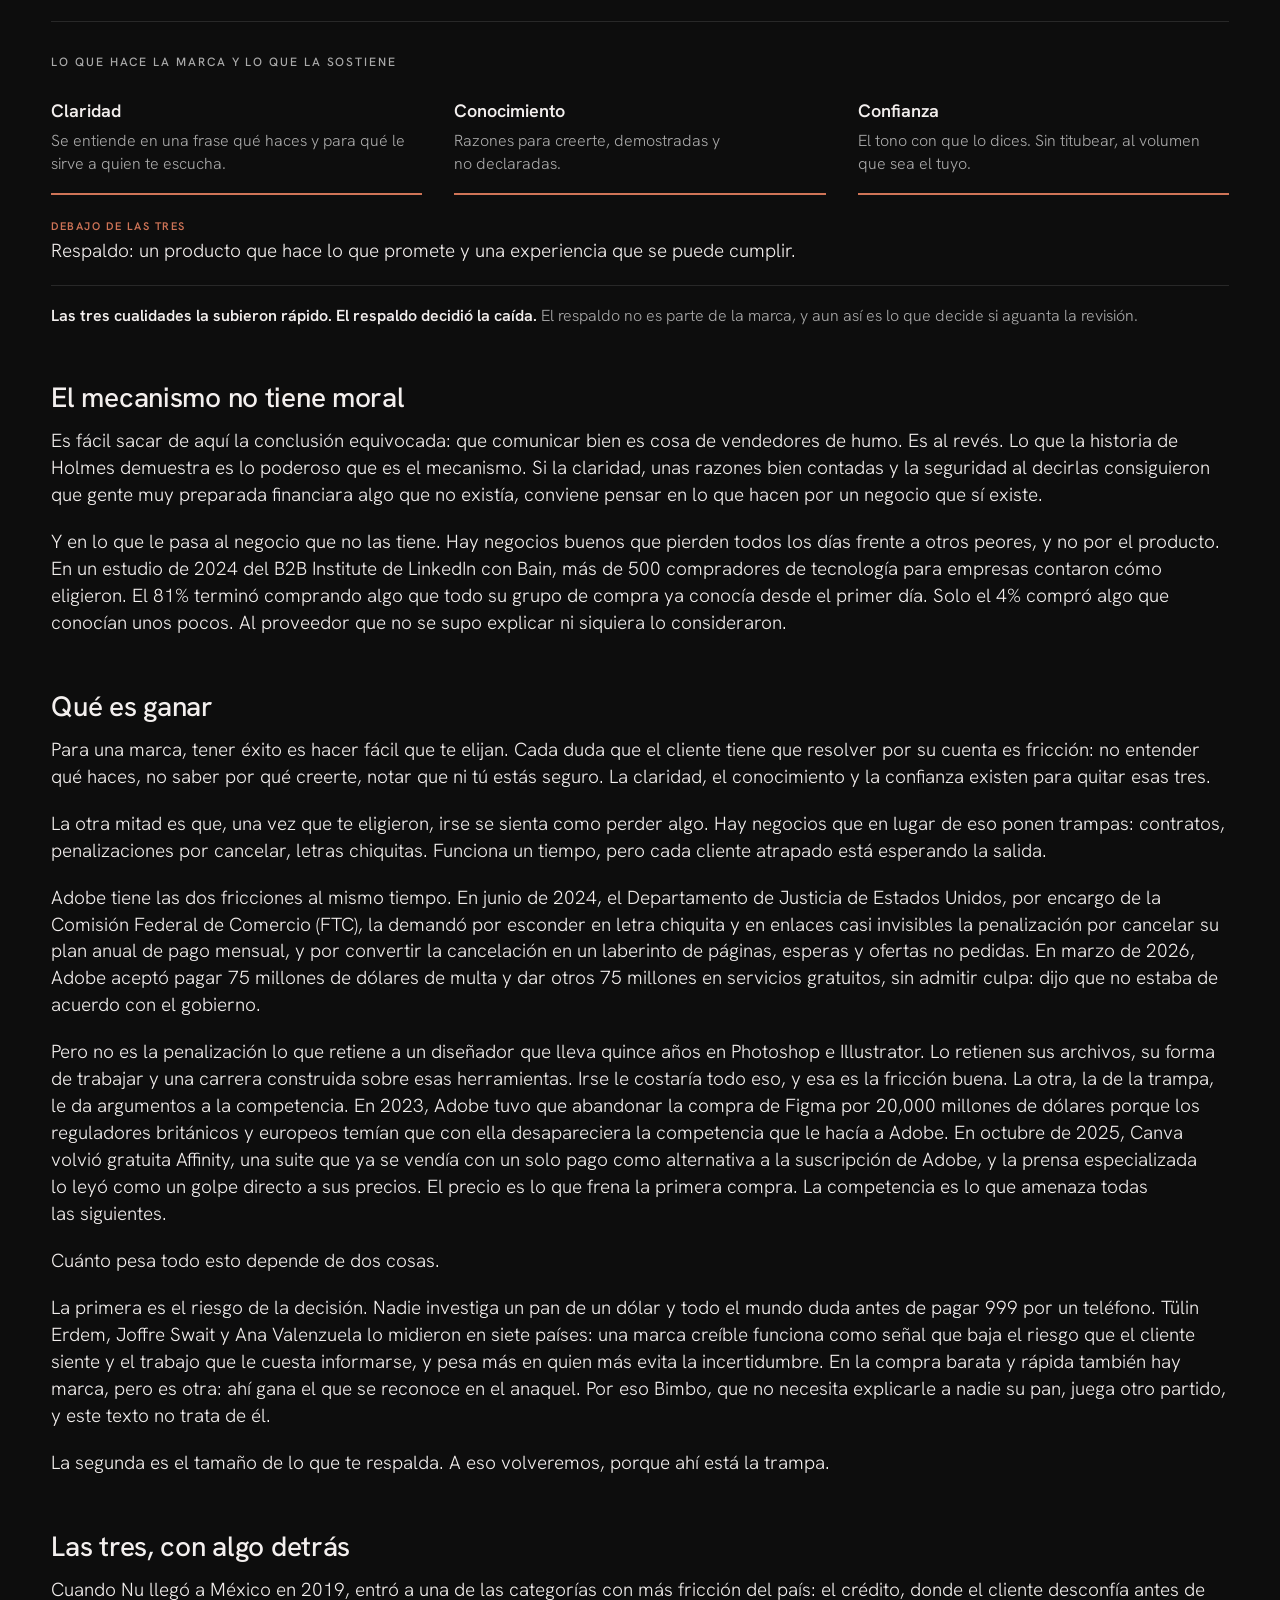
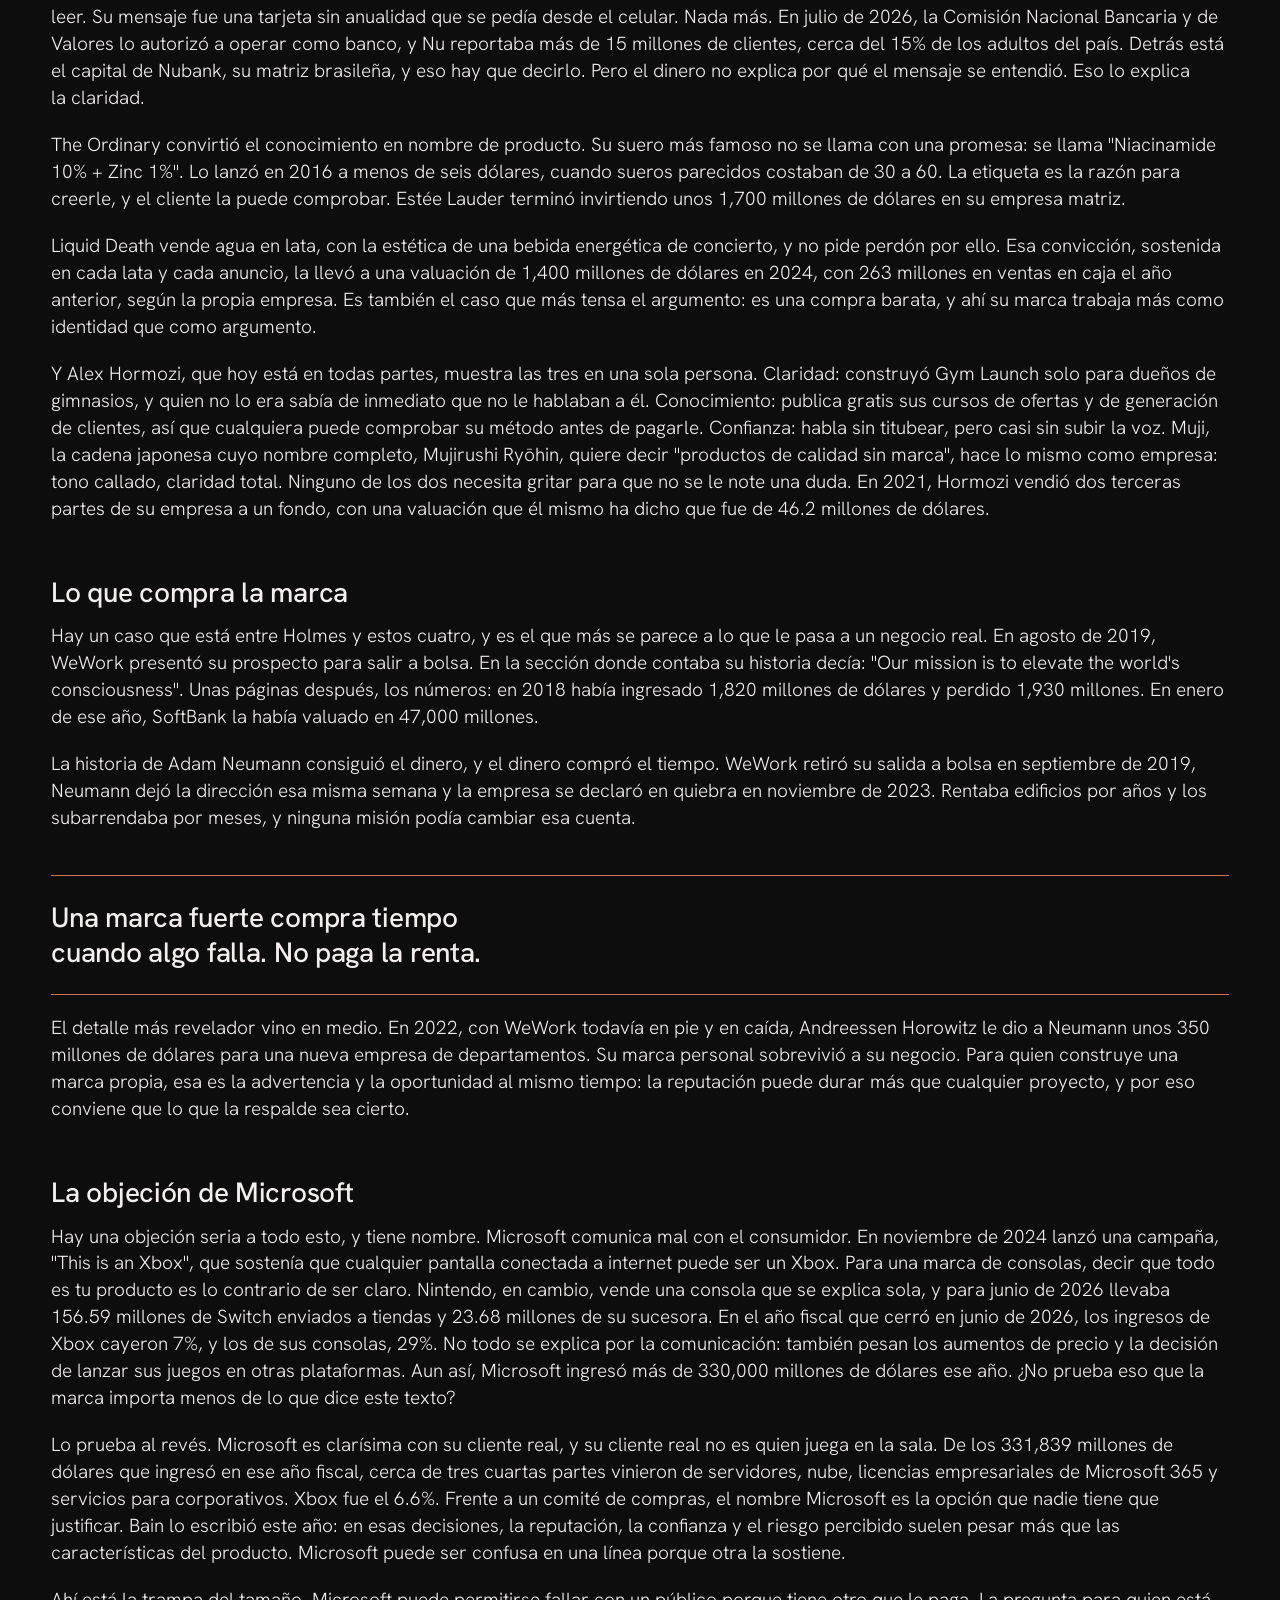
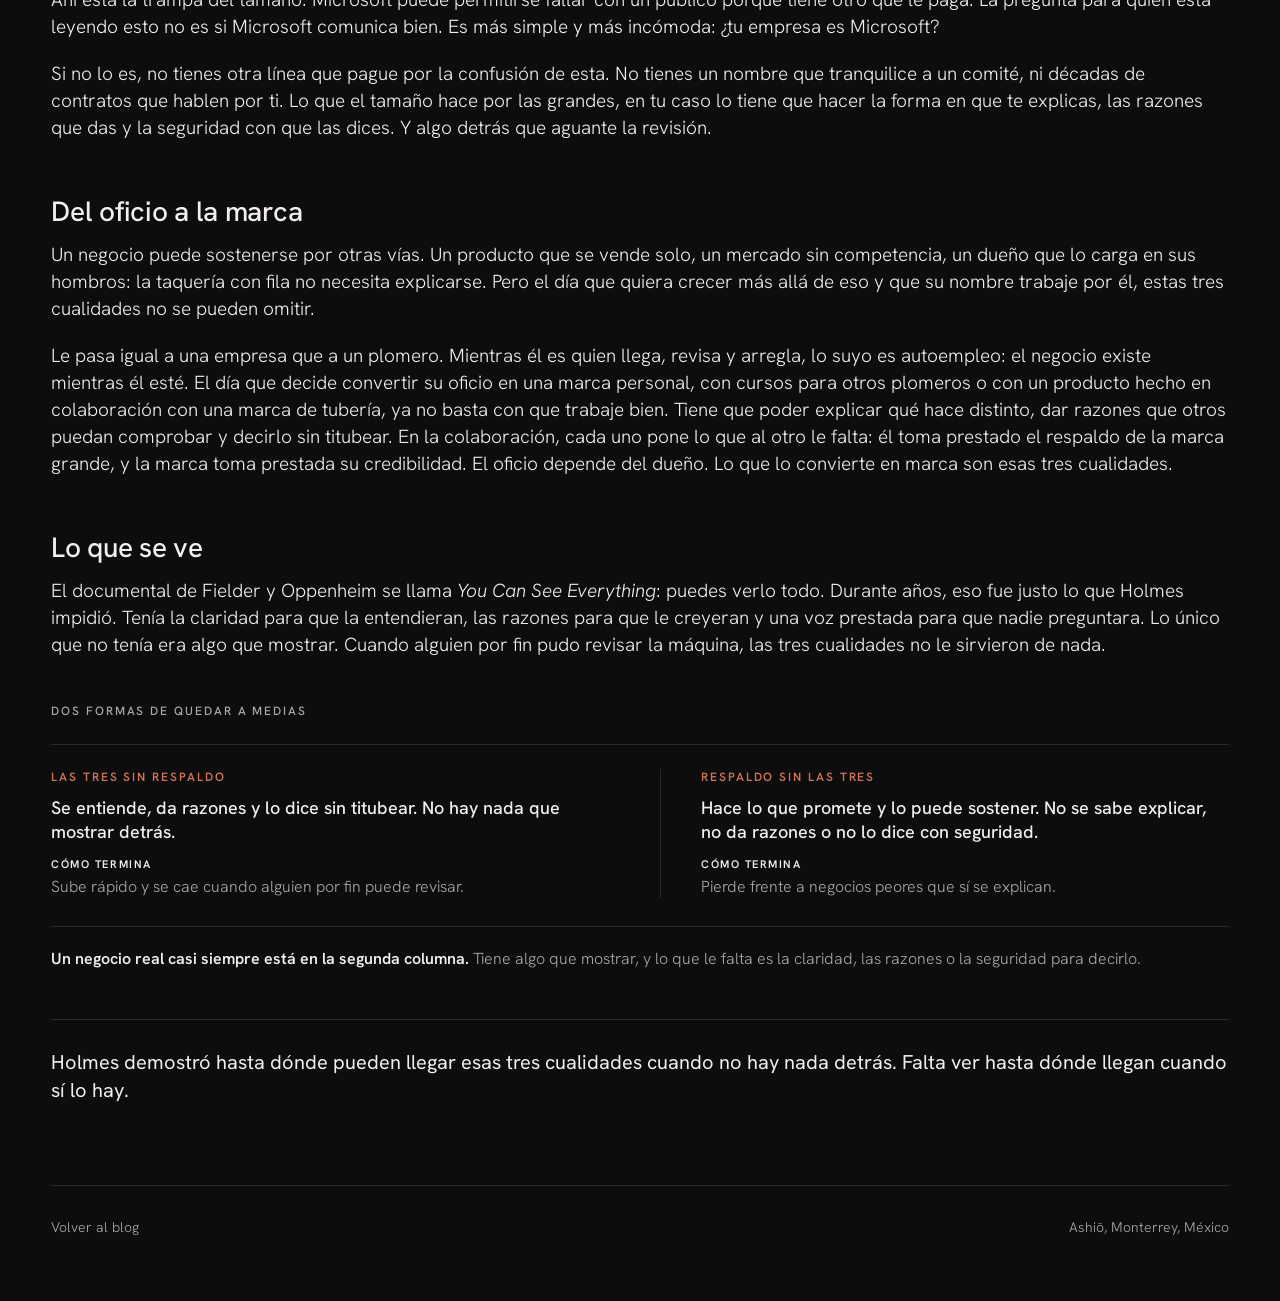
<file: blog/como-le-creyeron/index.html>
<!DOCTYPE html>
<html lang="es">
<head>
<meta charset="utf-8">
<meta name="viewport" content="width=device-width, initial-scale=1">
<title>¿Cómo le creyeron? | Ashiō</title>
<meta name="description" content="Elizabeth Holmes tenía claridad, conocimiento y confianza en un grado que pocos alcanzan. Lo que le faltaba era algo que mostrar, y eso decidió la caída.">
<meta name="theme-color" content="#0d0d0d">
<meta property="og:title" content="¿Cómo le creyeron?">
<meta property="og:description" content="Holmes tenía claridad, conocimiento y confianza. Le faltaba lo único que no se puede fingir.">
<meta property="og:type" content="article">
<meta property="article:published_time" content="2026-10-25">
<meta property="og:url" content="https://ashio.mx/blog/como-le-creyeron/">
<meta property="og:locale" content="es_MX">
<link rel="canonical" href="https://ashio.mx/blog/como-le-creyeron/">
<link rel="icon" href="../../assets/favicon.svg" type="image/svg+xml">
<link rel="preconnect" href="https://fonts.googleapis.com">
<link rel="preconnect" href="https://fonts.gstatic.com" crossorigin>
<link href="https://fonts.googleapis.com/css2?family=Hanken+Grotesk:wght@300;400;500;600&display=swap" rel="stylesheet">
<link rel="stylesheet" href="../../assets/blog.css">
</head>
<body>
  <div class="col">
    <header class="top">
      <a class="marca" href="../../" aria-label="Ashiō, inicio"><svg class="logo" viewBox="0 0 316.52 91.75" role="img" aria-label="Ashiō"><path d="M152.97,73.28c.12.3.28.66.46,1.08.18.42.32.86.41,1.31.09.45.09.87,0,1.27-.09.39-.35.68-.78.86-.31.12-.67.18-1.1.18h-4c-.95,0-1.7-.15-2.25-.45-.61-.36-1.06-.99-1.33-1.9-.28-.9-.57-1.72-.87-2.44-.67-1.57-1.29-3.2-1.84-4.88-.55-1.69-1.16-3.35-1.84-4.97-.18-.54-.35-1.05-.51-1.54-.15-.48-.34-.93-.55-1.36-.21-.42-.5-.78-.87-1.09-.37-.3-.86-.54-1.47-.72-.31-.12-.66-.17-1.06-.14-.4.03-.81.05-1.24.05h-17.36c-.55,0-1.16-.01-1.84-.05-.67-.03-1.32-.01-1.93.05-.61.06-1.18.15-1.7.27-.52.12-.9.36-1.15.72-.49.6-.84,1.28-1.06,2.03-.21.75-.47,1.52-.78,2.31-.61,1.39-1.18,2.84-1.7,4.34-.52,1.51-1.09,2.95-1.7,4.34-.12.36-.26.77-.41,1.22s-.32.92-.5,1.4c-.18.48-.38.92-.6,1.31-.21.39-.44.68-.69.86-.49.36-1.15.56-1.98.59-.83.03-1.7.04-2.62.04-.49,0-.96-.01-1.42-.04-.46-.03-.84-.17-1.15-.41-.31-.18-.47-.45-.5-.81-.03-.36,0-.74.09-1.13.09-.39.21-.78.37-1.18.15-.39.29-.68.41-.86.86-1.93,1.62-3.84,2.3-5.74s1.41-3.81,2.2-5.74c.55-1.33,1.07-2.64,1.56-3.93.49-1.3,1.01-2.61,1.56-3.93,1.84-4.34,3.58-8.73,5.23-13.16,1.65-4.43,3.4-8.85,5.23-13.25.67-1.57,1.3-3.17,1.88-4.79.58-1.63,1.21-3.23,1.88-4.79.31-.66.6-1.4.87-2.22s.69-1.4,1.24-1.76c.24-.24.64-.42,1.19-.54.12-.06.26-.08.41-.04.15.03.29.02.41-.05,1.1,0,2.39-.01,3.86-.04,1.47-.03,2.54.2,3.21.68.49.36.87.95,1.15,1.76s.56,1.55.87,2.22c.61,1.39,1.16,2.77,1.65,4.16.49,1.39,1.04,2.77,1.65,4.16.49,1.21.96,2.44,1.42,3.71.46,1.27.96,2.5,1.51,3.71,1.84,4.4,3.6,8.85,5.28,13.34,1.68,4.49,3.47,8.94,5.37,13.34.24.54.44,1.06.6,1.54.15.48.32.99.51,1.54.67,1.57,1.33,3.17,1.97,4.79s1.3,3.23,1.97,4.79ZM133.32,51.3c.55-.18.9-.48,1.06-.9.15-.42.18-.89.09-1.4-.09-.51-.25-1.02-.46-1.54-.22-.51-.41-.95-.6-1.31-.12-.24-.18-.45-.18-.63s-.06-.39-.18-.63c-.18-.48-.35-.98-.5-1.49-.15-.51-.35-1.04-.6-1.58-.92-2.17-1.73-4.39-2.43-6.65-.7-2.26-1.51-4.48-2.43-6.65-.31-.66-.57-1.33-.78-1.99-.22-.66-.47-1.3-.78-1.9-.12-.3-.26-.59-.41-.86-.15-.27-.47-.41-.96-.41-.12.12-.25.21-.37.27-.12.06-.25.15-.37.27-.25.3-.43.62-.55.95-.12.33-.25.68-.37,1.04-.31.66-.55,1.33-.73,1.99-.18.66-.43,1.33-.74,1.99-1.04,2.35-1.94,4.73-2.71,7.15-.77,2.41-1.64,4.76-2.62,7.05-.12.3-.23.6-.32.9-.09.3-.2.6-.32.9-.18.48-.37.97-.55,1.45-.18.48-.34.97-.46,1.45-.12.3-.17.63-.14.99.03.36.11.66.23.9.31.48.95.74,1.93.77.98.03,1.9.05,2.75.05h9.83c.67,0,1.5.02,2.48.04.98.03,1.71-.04,2.2-.23Z" fill="currentColor"/><path d="M173.54,30.32c4.41-.06,8.11.44,11.11,1.49,3,1.06,5.33,2.91,6.98,5.56.43.66.76,1.34,1.01,2.03.24.69.49,1.46.73,2.31.12.42.15.86.09,1.31-.06.45-.15.8-.28,1.04-.12.12-.28.23-.46.32-.18.09-.34.2-.46.32-.31.12-.61.15-.92.09-.31-.06-.61-.06-.92,0-.49.12-1.13.14-1.93.05-.8-.09-1.35-.23-1.65-.41-.49-.3-.81-.71-.96-1.22-.15-.51-.38-1.01-.69-1.49-.55-.96-1.32-1.84-2.3-2.62-.67-.48-1.41-.84-2.2-1.09-.8-.24-1.65-.48-2.57-.72-.31-.12-.61-.17-.92-.14-.31.03-.61.02-.92-.05-.37-.12-.83-.18-1.38-.18s-1.01.06-1.38.18h-.55c-.31.06-.61.11-.92.14-.31.03-.61.08-.92.14-1.59.36-2.91.87-3.95,1.54-1.04.66-1.75,1.78-2.11,3.35-.12.42-.14.85-.05,1.27.09.42.2.78.32,1.09.37.9.81,1.55,1.33,1.94.52.39,1.18.83,1.98,1.31.98.6,2.08,1.04,3.31,1.31,1.22.27,2.45.59,3.67.95.8.24,1.59.42,2.39.54.79.12,1.59.3,2.39.54,1.29.36,2.54.71,3.76,1.04,1.22.33,2.45.74,3.67,1.22.31.12.61.24.92.36.31.12.61.27.92.45,1.22.72,2.3,1.54,3.21,2.44.92.91,1.68,2.05,2.3,3.44.12.42.24.99.37,1.72.12.42.2.86.23,1.31.03.45.05.95.05,1.49v.9c-.12.42-.18.85-.18,1.27s-.06.85-.18,1.27c-.18.66-.4,1.3-.64,1.9-.25.6-.52,1.15-.83,1.63-.98,1.57-2.24,2.82-3.76,3.75-1.53.94-3.25,1.73-5.14,2.4-.55.18-1.12.32-1.7.41s-1.15.23-1.7.41c-.61.12-1.23.18-1.84.18s-1.23.06-1.84.18h-.92c-.31.06-.73.09-1.29.09s-.98-.03-1.29-.09h-1.01c-.37-.12-.77-.17-1.19-.14-.43.03-.8-.02-1.1-.14-.31-.06-.7-.09-1.19-.09-.49-.12-.96-.23-1.42-.32-.46-.09-.94-.23-1.42-.41-1.9-.6-3.55-1.36-4.96-2.26-1.41-.9-2.63-2.08-3.67-3.53-.55-.78-1.01-1.6-1.38-2.44-.37-.84-.7-1.78-1.01-2.8-.12-.36-.17-.8-.14-1.31.03-.51.11-.92.23-1.22.18-.24.49-.48.92-.72.31-.12.73-.2,1.29-.23.55-.03,1.1-.01,1.65.04.55.06,1.09.14,1.61.23.52.09.87.2,1.06.32.43.3.72.74.87,1.31.15.57.35,1.1.6,1.58.61,1.33,1.44,2.35,2.48,3.08.73.54,1.56.97,2.48,1.27.92.3,1.9.6,2.94.9l1.93.27h.55c.43.12.99.18,1.7.18s1.3-.06,1.79-.18c.43,0,.76-.03,1.01-.09.37-.06.74-.1,1.1-.14.37-.03.7-.07,1.01-.14,1.78-.48,3.18-1.12,4.22-1.9,1.04-.78,1.78-2.11,2.2-3.98.12-.3.15-.63.09-.99-.06-.36-.12-.63-.18-.81-.31-1.14-.73-2-1.29-2.58-.55-.57-1.25-1.1-2.11-1.58-.55-.36-1.16-.66-1.84-.91-.67-.24-1.35-.48-2.02-.72-.18-.06-.35-.09-.51-.09s-.32-.06-.5-.18c-2.08-.66-4.24-1.16-6.47-1.49-2.24-.33-4.33-.89-6.29-1.67-.61-.24-1.19-.45-1.75-.63-.55-.18-1.07-.42-1.56-.72-1.16-.66-2.24-1.42-3.21-2.26-.98-.84-1.74-1.9-2.3-3.17-.18-.42-.32-.84-.41-1.27-.09-.42-.2-.87-.32-1.36-.18-.72-.25-1.55-.18-2.49.06-.93.15-1.73.28-2.4.12-.3.2-.56.23-.77.03-.21.11-.44.23-.68.55-1.39,1.3-2.59,2.25-3.62.95-1.02,2.04-1.93,3.26-2.71.92-.54,1.93-.98,3.03-1.31,1.1-.33,2.26-.65,3.49-.95.43-.06.84-.12,1.24-.18.4-.06.84-.12,1.33-.18.18-.06.43-.06.73,0,.31.06.52.03.64-.09Z" fill="currentColor"/><path d="M206.32,13.68c.86,0,1.76.02,2.71.04.95.03,1.61.29,1.98.77.31.42.46,1.04.46,1.85v14.7c0,.24-.02.48-.05.72-.03.24-.02.48.05.72.06.18.08.39.05.63-.03.24-.01.45.05.63.12.48.2.94.23,1.36.03.42.35.63.96.63.12-.12.26-.2.41-.23.15-.03.29-.1.41-.23.37-.24.7-.5,1.01-.77.31-.27.64-.56,1.01-.86.67-.48,1.42-.92,2.25-1.31.83-.39,1.67-.74,2.53-1.04.49-.12,1.01-.23,1.56-.32.55-.09,1.07-.2,1.56-.32.24-.12.49-.17.73-.14.24.03.52.02.83-.04.31-.12.81-.18,1.52-.18s1.21.06,1.51.18h.87c.28,0,.56.03.87.09.49.12.98.21,1.47.27.49.06.98.15,1.47.27.31.12.55.2.74.23.18.03.43.11.73.23.67.3,1.32.62,1.93.95.61.33,1.22.71,1.84,1.13.61.54,1.19,1.18,1.75,1.9.37.54.7,1.08,1.01,1.63.3.54.61,1.15.92,1.81.18.42.32.84.41,1.27.09.42.2.87.32,1.36.12.3.18.6.18.91s.03.63.09.99c.12.3.17.6.14.9-.03.3.01.6.14.9v.9c.06.3.08.63.05.99-.03.36-.05.69-.05.99v22.7c0,.48.01,1.07.05,1.76.03.69.03,1.36,0,1.99-.03.63-.11,1.22-.23,1.76-.12.54-.31.9-.55,1.09-.43.36-1.23.54-2.39.54h-2.34c-.77,0-1.33-.24-1.7-.72-.31-.42-.46-.92-.46-1.49v-22.84c0-1.63.01-3.36.05-5.2.03-1.84-.17-3.42-.6-4.75-.74-2.05-1.96-3.56-3.67-4.52-.49-.3-1.01-.56-1.56-.77-.55-.21-1.16-.38-1.84-.5-.25-.06-.61-.09-1.1-.09-.25-.06-.54-.12-.87-.18-.34-.06-.66-.03-.96.09-.25.06-.49.08-.74.05-.24-.03-.52-.01-.83.04-.55.12-1.12.23-1.7.32-.58.09-1.12.26-1.61.5-2.08.84-3.74,1.99-4.96,3.44-1.23,1.45-2.17,3.29-2.85,5.52-.12.42-.21.87-.28,1.36-.06.48-.15.97-.28,1.45-.06.18-.08.38-.05.59.03.21.01.41-.05.59-.06.3-.06.6,0,.9.06.3.06.6,0,.9v18.18c0,.48.01,1.04.05,1.67.03.63.03,1.25,0,1.85-.03.6-.08,1.18-.14,1.72-.06.54-.18.94-.37,1.18-.25.3-.54.47-.87.5-.34.03-.72.11-1.15.23h-1.29c-.67,0-1.32-.01-1.93-.04-.61-.03-1.07-.23-1.38-.59-.31-.48-.47-1.07-.5-1.76-.03-.69-.05-1.43-.05-2.22V18.56c0-.66-.02-1.37-.05-2.13-.03-.75.11-1.34.41-1.76.24-.42.7-.72,1.38-.9.12-.06.24-.08.37-.05.12.03.24.02.37-.04Z" fill="currentColor"/><path d="M255.17,22.36c-.49-.36-.75-1.01-.78-1.94-.03-.93-.05-1.85-.05-2.76v-1.54c0-.54.09-.99.28-1.36.24-.48.73-.84,1.47-1.09.12-.06.26-.08.41-.04.15.03.29.02.41-.05,1.04,0,2.02.03,2.94.09.92.06,1.53.42,1.84,1.09.18.36.28.8.28,1.31v1.58c0,1.09-.02,2.11-.05,3.08-.03.97-.45,1.6-1.24,1.9-.31.12-.63.18-.96.18h-2.98c-.61,0-1.13-.15-1.56-.45ZM261.97,73.64c0,.6.01,1.22.05,1.85.03.63-.11,1.13-.41,1.49-.18.36-.46.59-.83.68s-.8.2-1.29.32h-1.38c-.8,0-1.49-.04-2.07-.14-.58-.09-1.03-.38-1.33-.86-.25-.36-.37-.83-.37-1.4v-41.88c0-.63.15-1.13.46-1.49.18-.3.43-.48.74-.54.31-.06.64-.15,1.01-.27.12,0,.26.02.41.04.15.03.29.02.41-.04.79,0,1.61.02,2.43.04.83.03,1.39.29,1.7.77.3.36.46.83.46,1.4v40.02Z" fill="currentColor"/><path d="M316.33,52.66c.12.36.18.92.18,1.67s-.03,1.28-.09,1.58v.9c-.06.48-.11.92-.14,1.31-.03.39-.08.83-.14,1.31-.12.36-.2.72-.23,1.09-.03.36-.11.72-.23,1.09-.25.78-.46,1.57-.64,2.35-.18.78-.43,1.51-.74,2.17-1.29,2.89-3,5.32-5.14,7.28-2.14,1.96-4.78,3.45-7.9,4.48-.67.24-1.39.42-2.16.54-.77.12-1.55.24-2.34.36-.37.06-.75.1-1.15.14-.4.03-.78.04-1.15.04-.25.06-.6.09-1.06.09s-.78-.03-.96-.09c-.24-.06-.49-.08-.73-.04-.25.03-.46.01-.64-.05h-.55l-2.2-.27c-.86-.24-1.69-.48-2.48-.72-.8-.24-1.56-.51-2.3-.81-2.75-1.21-5.02-2.77-6.8-4.7-1.78-1.93-3.25-4.28-4.41-7.05-.31-.6-.54-1.21-.69-1.81-.15-.6-.29-1.24-.41-1.9-.12-.24-.17-.44-.14-.59.03-.15.01-.35-.05-.59-.12-.48-.2-.98-.23-1.49-.03-.51-.11-1.01-.23-1.49v-.77c0-.21-.03-.47-.09-.77-.06-.3-.09-.83-.09-1.58s.06-1.31.18-1.67c.12-.42.15-.84.09-1.27-.06-.42-.03-.84.09-1.27.06-.3.11-.56.14-.77.03-.21.08-.47.14-.77.18-.72.35-1.45.5-2.17s.38-1.42.69-2.08c.92-2.23,2.03-4.24,3.35-6.01,1.31-1.78,2.92-3.27,4.82-4.48.73-.48,1.5-.89,2.3-1.22.79-.33,1.62-.68,2.48-1.04.73-.3,1.53-.5,2.39-.59s1.71-.26,2.57-.5c.43,0,.84-.01,1.24-.05.4-.03.78-.07,1.15-.14,5.45-.06,9.98,1.06,13.59,3.35,3.61,2.29,6.21,5.28,7.81,8.95.31.6.55,1.21.74,1.81.18.6.4,1.24.64,1.9.18.66.34,1.37.46,2.13.12.75.28,1.52.46,2.31.06.3.08.62.05.95-.03.33-.02.65.05.95ZM308.16,57.82c.12-.42.17-.9.14-1.45s-.05-1.05-.05-1.54c0-2.35-.21-4.34-.64-5.97-.18-.48-.34-.96-.46-1.45-.12-.48-.28-.93-.46-1.36-1.71-3.92-4.44-6.63-8.17-8.14-.43-.18-.89-.32-1.38-.41-.49-.09-.98-.2-1.47-.32-.49-.12-1.01-.18-1.56-.18h-1.65l-1.65.27c-.61.12-1.18.26-1.7.41-.52.15-1.03.35-1.51.59-.43.12-.83.3-1.19.54-.37.24-.7.48-1.01.72-1.47,1.03-2.66,2.26-3.58,3.71-.92,1.45-1.71,3.14-2.39,5.07-.18.6-.31,1.22-.37,1.85-.06.63-.15,1.28-.28,1.94-.06.24-.09.63-.09,1.18-.06.18-.08.39-.05.63.03.24.05.51.05.81v1.81c0,.6.06,1.15.18,1.63l.18,1.08c.12.6.23,1.19.32,1.76.09.57.26,1.1.5,1.58.61,1.45,1.33,2.8,2.16,4.07.83,1.27,1.85,2.32,3.08,3.17.31.18.58.33.83.45.24.12.52.27.83.45.49.3,1.03.56,1.61.77.58.21,1.21.41,1.88.59.31.12.6.17.87.14.28-.03.56-.01.87.05.18.06.57.12,1.15.18.58.06,1.02.03,1.33-.09.24-.06.49-.07.74-.04.24.03.49-.01.73-.14.49-.12.98-.23,1.47-.32s.95-.23,1.38-.41c2.08-.84,3.76-2.02,5.05-3.53,1.29-1.51,2.36-3.29,3.21-5.34.31-.72.51-1.49.6-2.31.09-.81.26-1.64.51-2.49Z" fill="currentColor"/><path d="M283.75,14.32h14.1c.41,0,.9-.01,1.44-.04.55-.03,1.09-.04,1.63-.04s1.04.04,1.48.12c.44.08.79.22,1.05.43.26.16.44.44.55.86.05.16.09.38.12.66.03.29.04.6.04.93s-.01.66-.04.97c-.03.31-.07.55-.12.7-.11.52-.29.88-.55,1.09-.52.36-1.36.52-2.53.47-1.17-.05-2.19-.08-3.08-.08h-10.36c-.73,0-1.58.03-2.57.08-.99.05-1.71-.03-2.18-.23-.36-.16-.65-.44-.86-.86-.16-.36-.23-1-.23-1.91s.08-1.57.23-1.99c.05-.1.09-.21.12-.31.03-.1.09-.21.19-.31.1-.16.27-.26.51-.31.23-.05.45-.13.66-.23h.39Z" fill="currentColor"/><path d="M44.49,91.75c-13.66,0-25.19-5.04-33.35-14.59C3.95,68.77,0,57.55,0,45.58S3.92,22.59,11.05,14.35C19.16,4.96,30.73,0,44.49,0s25.37,4.94,33.48,14.29c7.12,8.21,11.04,19.27,11.04,31.15,0,23.02-15.29,46.31-44.52,46.31ZM8.03,37.15c-.52,2.72-.78,5.55-.78,8.43,0,26.75,19.3,38.93,37.24,38.93,11.46,0,21.09-4.18,27.84-12.1,5.99-7.02,9.43-16.85,9.43-26.97,0-8.41-2.27-16.29-6.45-22.67L8.03,37.15ZM44.49,7.25c-11.59,0-21.26,4.09-27.95,11.84-2.57,2.97-4.65,6.41-6.18,10.16l59.67-12.75c-6.51-6.06-15.27-9.24-25.54-9.24Z" fill="currentColor"/></svg></a>
      <nav aria-label="Secciones">
        <a href="../">Blog</a>
        <a href="https://www.instagram.com/ashio.mx/" rel="me noopener" target="_blank">Instagram</a>
      </nav>
    </header>

    <article>
      <h1>¿Cómo le creyeron?</h1>
      <p class="fecha"><time datetime="2026-10-25">25 de octubre de 2026</time></p>
      <p class="dek">Holmes tenía claridad, conocimiento y confianza en un grado que pocos alcanzan. Le faltaba lo único que no se puede fingir.</p>

    <p>Durante años, Elizabeth Holmes se presentó igual: suéter negro de cuello de tortuga y una voz de barítono que, según el periodista John Carreyrou y varios de sus excolaboradores, era impostada. El suéter no era casualidad: había copiado a propósito el estilo de Steve Jobs. La promesa cabía en una frase: con un piquete en el dedo y unas gotas de sangre, análisis rápidos y más baratos. Para 2014, los inversionistas valuaban su empresa, Theranos, en unos 9,000 millones de dólares.</p>

    <p>Hoy Holmes está en prisión, y este otoño volvió a los cines. <cite>You Can See Everything</cite>, el documental de Nathan Fielder y Lance Oppenheim que A24 estrenó en octubre, la sigue en las semanas previas a entregarse. Quien lo ve sale con la misma pregunta que todo el que conoce la historia: ¿cómo le creyeron?</p>

    <p>La respuesta incomoda, porque no habla de ingenuidad. Holmes tenía tres cualidades que cualquier marca necesita cuando comunica algo, sea la de una empresa o la marca personal de alguien, y las tenía en un grado que pocos alcanzan.</p>

    <h2>Tres cosas que Holmes sí tenía</h2>

    <p>La primera era <strong>claridad</strong>. Su idea era simple, ordenada y al punto: un piquete en el dedo en vez de una jeringa. No necesitaba un ejemplo rebuscado para que se entendiera. Cualquiera que se hubiera sacado sangre alguna vez la entendía a la primera.</p>

    <p>La segunda era algo con la forma del <strong>conocimiento</strong>: razones para creerle. No decía "somos los mejores". Hablaba de una máquina propia, de un laboratorio, de un método. Y sentó en su consejo a Henry Kissinger, George Shultz, James Mattis y otros nombres que hacían innecesaria la pregunta "¿por qué te voy a creer?".</p>

    <p>La tercera era <strong>confianza</strong>, entendida como el tono con que se dice algo: sin titubear, con una seguridad tan completa que a nadie se le ocurría desafiarla. No es cuestión de volumen; el volumen lo pone la personalidad de cada quien. Lo que no puede faltar es la seguridad. La de Holmes estaba construida con la voz grave y el suéter de Jobs. No era su propia seguridad, era la de alguien más, y la sostuvo hasta que dejó de poder.</p>

    <p>Las tres funcionaron, y lo que dice la investigación sobre por qué funcionaron es la parte más útil de la historia. Sunita Sah, Don Moore y Robert MacCoun estudiaron en 2013 cuándo la seguridad de un asesor le gana influencia. Encontraron que, cuando comprobar si alguien tiene razón es imposible o sale caro, el asesor seguro de sí mismo se impone acierte o no. Cuando la gente sí puede revisar, el que estaba seguro y equivocado pierde credibilidad.</p>

    <p>Theranos se dedicó a que nadie pudiera revisar. Su consejo, como señaló Fortune en 2015, se armó por sus conexiones con el gobierno y los reguladores, no porque entendiera la tecnología. Sus razones existían, pero estaban blindadas. Eso no era conocimiento. Era su apariencia.</p>

    <h2>Lo que no tenía</h2>

    <p>En octubre de 2015, el Wall Street Journal publicó, con base en un exempleado, que a finales de 2014 solo 15 de las más de 240 pruebas que ofrecía Theranos se hacían con su máquina. El resto se procesaba con otros equipos. Theranos lo disputó. Una de las fuentes de la investigación era Tyler Shultz, nieto del exsecretario de Estado que se sentaba en el consejo. Theranos anunció su cierre en septiembre de 2018. En enero de 2022, un jurado declaró a Holmes culpable de cuatro cargos de fraude, y en noviembre de ese año la condenaron a 11 años y 3 meses.</p>

    <p>Holmes no cayó por falta de claridad, de razones o de aplomo. Cayó por lo que estaba antes y después de su comunicación: un producto que no hacía lo que prometía y una experiencia que no podía cumplirse. Ese es el <strong>respaldo</strong>. No es parte de la marca, pero sin él la marca no se sostiene.</p>

    <figure class="pilares">
      <figcaption class="rotulo">Lo que hace la marca y lo que la sostiene</figcaption>
      <ol class="pilares__lista">
        <li>
          <p class="pilares__nombre">Claridad</p>
          <p class="pilares__que">Se entiende en una frase qué haces y para qué le sirve a quien te escucha.</p>
        </li>
        <li>
          <p class="pilares__nombre">Conocimiento</p>
          <p class="pilares__que">Razones para creerte, demostradas y no declaradas.</p>
        </li>
        <li>
          <p class="pilares__nombre">Confianza</p>
          <p class="pilares__que">El tono con que lo dices. Sin titubear, al volumen que sea el tuyo.</p>
        </li>
      </ol>
      <p class="pilares__base"><span class="pilares__etiqueta">Debajo de las tres</span> Respaldo: un producto que hace lo que promete y una experiencia que se puede cumplir.</p>
      <p class="pilares__nota"><strong>Las tres cualidades la subieron rápido. El respaldo decidió la caída.</strong> El respaldo no es parte de la marca, y aun así es lo que decide si aguanta la revisión.</p>
    </figure>

    <h2>El mecanismo no tiene moral</h2>

    <p>Es fácil sacar de aquí la conclusión equivocada: que comunicar bien es cosa de vendedores de humo. Es al revés. Lo que la historia de Holmes demuestra es lo poderoso que es el mecanismo. Si la claridad, unas razones bien contadas y la seguridad al decirlas consiguieron que gente muy preparada financiara algo que no existía, conviene pensar en lo que hacen por un negocio que sí existe.</p>

    <p>Y en lo que le pasa al negocio que no las tiene. Hay negocios buenos que pierden todos los días frente a otros peores, y no por el producto. En un estudio de 2024 del B2B Institute de LinkedIn con Bain, más de 500 compradores de tecnología para empresas contaron cómo eligieron. El 81% terminó comprando algo que todo su grupo de compra ya conocía desde el primer día. Solo el 4% compró algo que conocían unos pocos. Al proveedor que no se supo explicar ni siquiera lo consideraron.</p>

    <h2>Qué es ganar</h2>

    <p>Para una marca, tener éxito es hacer fácil que te elijan. Cada duda que el cliente tiene que resolver por su cuenta es fricción: no entender qué haces, no saber por qué creerte, notar que ni tú estás seguro. La claridad, el conocimiento y la confianza existen para quitar esas tres.</p>

    <p>La otra mitad es que, una vez que te eligieron, irse se sienta como perder algo. Hay negocios que en lugar de eso ponen trampas: contratos, penalizaciones por cancelar, letras chiquitas. Funciona un tiempo, pero cada cliente atrapado está esperando la salida.</p>

    <p>Adobe tiene las dos fricciones al mismo tiempo. En junio de 2024, el Departamento de Justicia de Estados Unidos, por encargo de la Comisión Federal de Comercio (FTC), la demandó por esconder en letra chiquita y en enlaces casi invisibles la penalización por cancelar su plan anual de pago mensual, y por convertir la cancelación en un laberinto de páginas, esperas y ofertas no pedidas. En marzo de 2026, Adobe aceptó pagar 75 millones de dólares de multa y dar otros 75 millones en servicios gratuitos, sin admitir culpa: dijo que no estaba de acuerdo con el gobierno.</p>

    <p>Pero no es la penalización lo que retiene a un diseñador que lleva quince años en Photoshop e Illustrator. Lo retienen sus archivos, su forma de trabajar y una carrera construida sobre esas herramientas. Irse le costaría todo eso, y esa es la fricción buena. La otra, la de la trampa, le da argumentos a la competencia. En 2023, Adobe tuvo que abandonar la compra de Figma por 20,000 millones de dólares porque los reguladores británicos y europeos temían que con ella desapareciera la competencia que le hacía a Adobe. En octubre de 2025, Canva volvió gratuita Affinity, una suite que ya se vendía con un solo pago como alternativa a la suscripción de Adobe, y la prensa especializada lo leyó como un golpe directo a sus precios. El precio es lo que frena la primera compra. La competencia es lo que amenaza todas las siguientes.</p>

    <p>Cuánto pesa todo esto depende de dos cosas.</p>

    <p>La primera es el riesgo de la decisión. Nadie investiga un pan de un dólar y todo el mundo duda antes de pagar 999 por un teléfono. Tülin Erdem, Joffre Swait y Ana Valenzuela lo midieron en siete países: una marca creíble funciona como señal que baja el riesgo que el cliente siente y el trabajo que le cuesta informarse, y pesa más en quien más evita la incertidumbre. En la compra barata y rápida también hay marca, pero es otra: ahí gana el que se reconoce en el anaquel. Por eso Bimbo, que no necesita explicarle a nadie su pan, juega otro partido, y este texto no trata de él.</p>

    <p>La segunda es el tamaño de lo que te respalda. A eso volveremos, porque ahí está la trampa.</p>

    <h2>Las tres, con algo detrás</h2>

    <p>Cuando Nu llegó a México en 2019, entró a una de las categorías con más fricción del país: el crédito, donde el cliente desconfía antes de leer. Su mensaje fue una tarjeta sin anualidad que se pedía desde el celular. Nada más. En julio de 2026, la Comisión Nacional Bancaria y de Valores lo autorizó a operar como banco, y Nu reportaba más de 15 millones de clientes, cerca del 15% de los adultos del país. Detrás está el capital de Nubank, su matriz brasileña, y eso hay que decirlo. Pero el dinero no explica por qué el mensaje se entendió. Eso lo explica la claridad.</p>

    <p>The Ordinary convirtió el conocimiento en nombre de producto. Su suero más famoso no se llama con una promesa: se llama "Niacinamide 10% + Zinc 1%". Lo lanzó en 2016 a menos de seis dólares, cuando sueros parecidos costaban de 30 a 60. La etiqueta es la razón para creerle, y el cliente la puede comprobar. Estée Lauder terminó invirtiendo unos 1,700 millones de dólares en su empresa matriz.</p>

    <p>Liquid Death vende agua en lata, con la estética de una bebida energética de concierto, y no pide perdón por ello. Esa convicción, sostenida en cada lata y cada anuncio, la llevó a una valuación de 1,400 millones de dólares en 2024, con 263 millones en ventas en caja el año anterior, según la propia empresa. Es también el caso que más tensa el argumento: es una compra barata, y ahí su marca trabaja más como identidad que como argumento.</p>

    <p>Y Alex Hormozi, que hoy está en todas partes, muestra las tres en una sola persona. Claridad: construyó Gym Launch solo para dueños de gimnasios, y quien no lo era sabía de inmediato que no le hablaban a él. Conocimiento: publica gratis sus cursos de ofertas y de generación de clientes, así que cualquiera puede comprobar su método antes de pagarle. Confianza: habla sin titubear, pero casi sin subir la voz. Muji, la cadena japonesa cuyo nombre completo, Mujirushi Ryōhin, quiere decir "productos de calidad sin marca", hace lo mismo como empresa: tono callado, claridad total. Ninguno de los dos necesita gritar para que no se le note una duda. En 2021, Hormozi vendió dos terceras partes de su empresa a un fondo, con una valuación que él mismo ha dicho que fue de 46.2 millones de dólares.</p>

    <h2>Lo que compra la marca</h2>

    <p>Hay un caso que está entre Holmes y estos cuatro, y es el que más se parece a lo que le pasa a un negocio real. En agosto de 2019, WeWork presentó su prospecto para salir a bolsa. En la sección donde contaba su historia decía: "Our mission is to elevate the world's consciousness". Unas páginas después, los números: en 2018 había ingresado 1,820 millones de dólares y perdido 1,930 millones. En enero de ese año, SoftBank la había valuado en 47,000 millones.</p>

    <p>La historia de Adam Neumann consiguió el dinero, y el dinero compró el tiempo. WeWork retiró su salida a bolsa en septiembre de 2019, Neumann dejó la dirección esa misma semana y la empresa se declaró en quiebra en noviembre de 2023. Rentaba edificios por años y los subarrendaba por meses, y ninguna misión podía cambiar esa cuenta.</p>

    <blockquote class="clave">
      <p>Una marca fuerte compra tiempo cuando algo falla. No paga la renta.</p>
    </blockquote>

    <p>El detalle más revelador vino en medio. En 2022, con WeWork todavía en pie y en caída, Andreessen Horowitz le dio a Neumann unos 350 millones de dólares para una nueva empresa de departamentos. Su marca personal sobrevivió a su negocio. Para quien construye una marca propia, esa es la advertencia y la oportunidad al mismo tiempo: la reputación puede durar más que cualquier proyecto, y por eso conviene que lo que la respalde sea cierto.</p>

    <h2>La objeción de Microsoft</h2>

    <p>Hay una objeción seria a todo esto, y tiene nombre. Microsoft comunica mal con el consumidor. En noviembre de 2024 lanzó una campaña, "This is an Xbox", que sostenía que cualquier pantalla conectada a internet puede ser un Xbox. Para una marca de consolas, decir que todo es tu producto es lo contrario de ser claro. Nintendo, en cambio, vende una consola que se explica sola, y para junio de 2026 llevaba 156.59 millones de Switch enviados a tiendas y 23.68 millones de su sucesora. En el año fiscal que cerró en junio de 2026, los ingresos de Xbox cayeron 7%, y los de sus consolas, 29%. No todo se explica por la comunicación: también pesan los aumentos de precio y la decisión de lanzar sus juegos en otras plataformas. Aun así, Microsoft ingresó más de 330,000 millones de dólares ese año. ¿No prueba eso que la marca importa menos de lo que dice este texto?</p>

    <p>Lo prueba al revés. Microsoft es clarísima con su cliente real, y su cliente real no es quien juega en la sala. De los 331,839 millones de dólares que ingresó en ese año fiscal, cerca de tres cuartas partes vinieron de servidores, nube, licencias empresariales de Microsoft 365 y servicios para corporativos. Xbox fue el 6.6%. Frente a un comité de compras, el nombre Microsoft es la opción que nadie tiene que justificar. Bain lo escribió este año: en esas decisiones, la reputación, la confianza y el riesgo percibido suelen pesar más que las características del producto. Microsoft puede ser confusa en una línea porque otra la sostiene.</p>

    <p>Ahí está la trampa del tamaño. Microsoft puede permitirse fallar con un público porque tiene otro que le paga. La pregunta para quien está leyendo esto no es si Microsoft comunica bien. Es más simple y más incómoda: ¿tu empresa es Microsoft?</p>

    <p>Si no lo es, no tienes otra línea que pague por la confusión de esta. No tienes un nombre que tranquilice a un comité, ni décadas de contratos que hablen por ti. Lo que el tamaño hace por las grandes, en tu caso lo tiene que hacer la forma en que te explicas, las razones que das y la seguridad con que las dices. Y algo detrás que aguante la revisión.</p>

    <h2>Del oficio a la marca</h2>

    <p>Un negocio puede sostenerse por otras vías. Un producto que se vende solo, un mercado sin competencia, un dueño que lo carga en sus hombros: la taquería con fila no necesita explicarse. Pero el día que quiera crecer más allá de eso y que su nombre trabaje por él, estas tres cualidades no se pueden omitir.</p>

    <p>Le pasa igual a una empresa que a un plomero. Mientras él es quien llega, revisa y arregla, lo suyo es autoempleo: el negocio existe mientras él esté. El día que decide convertir su oficio en una marca personal, con cursos para otros plomeros o con un producto hecho en colaboración con una marca de tubería, ya no basta con que trabaje bien. Tiene que poder explicar qué hace distinto, dar razones que otros puedan comprobar y decirlo sin titubear. En la colaboración, cada uno pone lo que al otro le falta: él toma prestado el respaldo de la marca grande, y la marca toma prestada su credibilidad. El oficio depende del dueño. Lo que lo convierte en marca son esas tres cualidades.</p>

    <h2>Lo que se ve</h2>

    <p>El documental de Fielder y Oppenheim se llama <cite>You Can See Everything</cite>: puedes verlo todo. Durante años, eso fue justo lo que Holmes impidió. Tenía la claridad para que la entendieran, las razones para que le creyeran y una voz prestada para que nadie preguntara. Lo único que no tenía era algo que mostrar. Cuando alguien por fin pudo revisar la máquina, las tres cualidades no le sirvieron de nada.</p>

    <figure class="comparacion">
      <figcaption class="rotulo">Dos formas de quedar a medias</figcaption>
      <div class="comparacion__par">
        <div class="caso">
          <p class="caso__tipo">Las tres sin respaldo</p>
          <p class="caso__que">Se entiende, da razones y lo dice sin titubear. No hay nada que mostrar detrás.</p>
          <p class="caso__trabajo"><span class="caso__etiqueta">Cómo termina</span> Sube rápido y se cae cuando alguien por fin puede revisar.</p>
        </div>
        <div class="caso">
          <p class="caso__tipo">Respaldo sin las tres</p>
          <p class="caso__que">Hace lo que promete y lo puede sostener. No se sabe explicar, no da razones o no lo dice con seguridad.</p>
          <p class="caso__trabajo"><span class="caso__etiqueta">Cómo termina</span> Pierde frente a negocios peores que sí se explican.</p>
        </div>
      </div>
      <p class="comparacion__nota"><strong>Un negocio real casi siempre está en la segunda columna.</strong> Tiene algo que mostrar, y lo que le falta es la claridad, las razones o la seguridad para decirlo.</p>
    </figure>

    <p class="cierre">Holmes demostró hasta dónde pueden llegar esas tres cualidades cuando no hay nada detrás. Falta ver hasta dónde llegan cuando sí lo hay.</p>

    </article>

    <footer class="pie">
      <a href="../">Volver al blog</a>
      <span>Ashiō, Monterrey, México</span>
    </footer>
  </div>
</body>
</html>
</file>
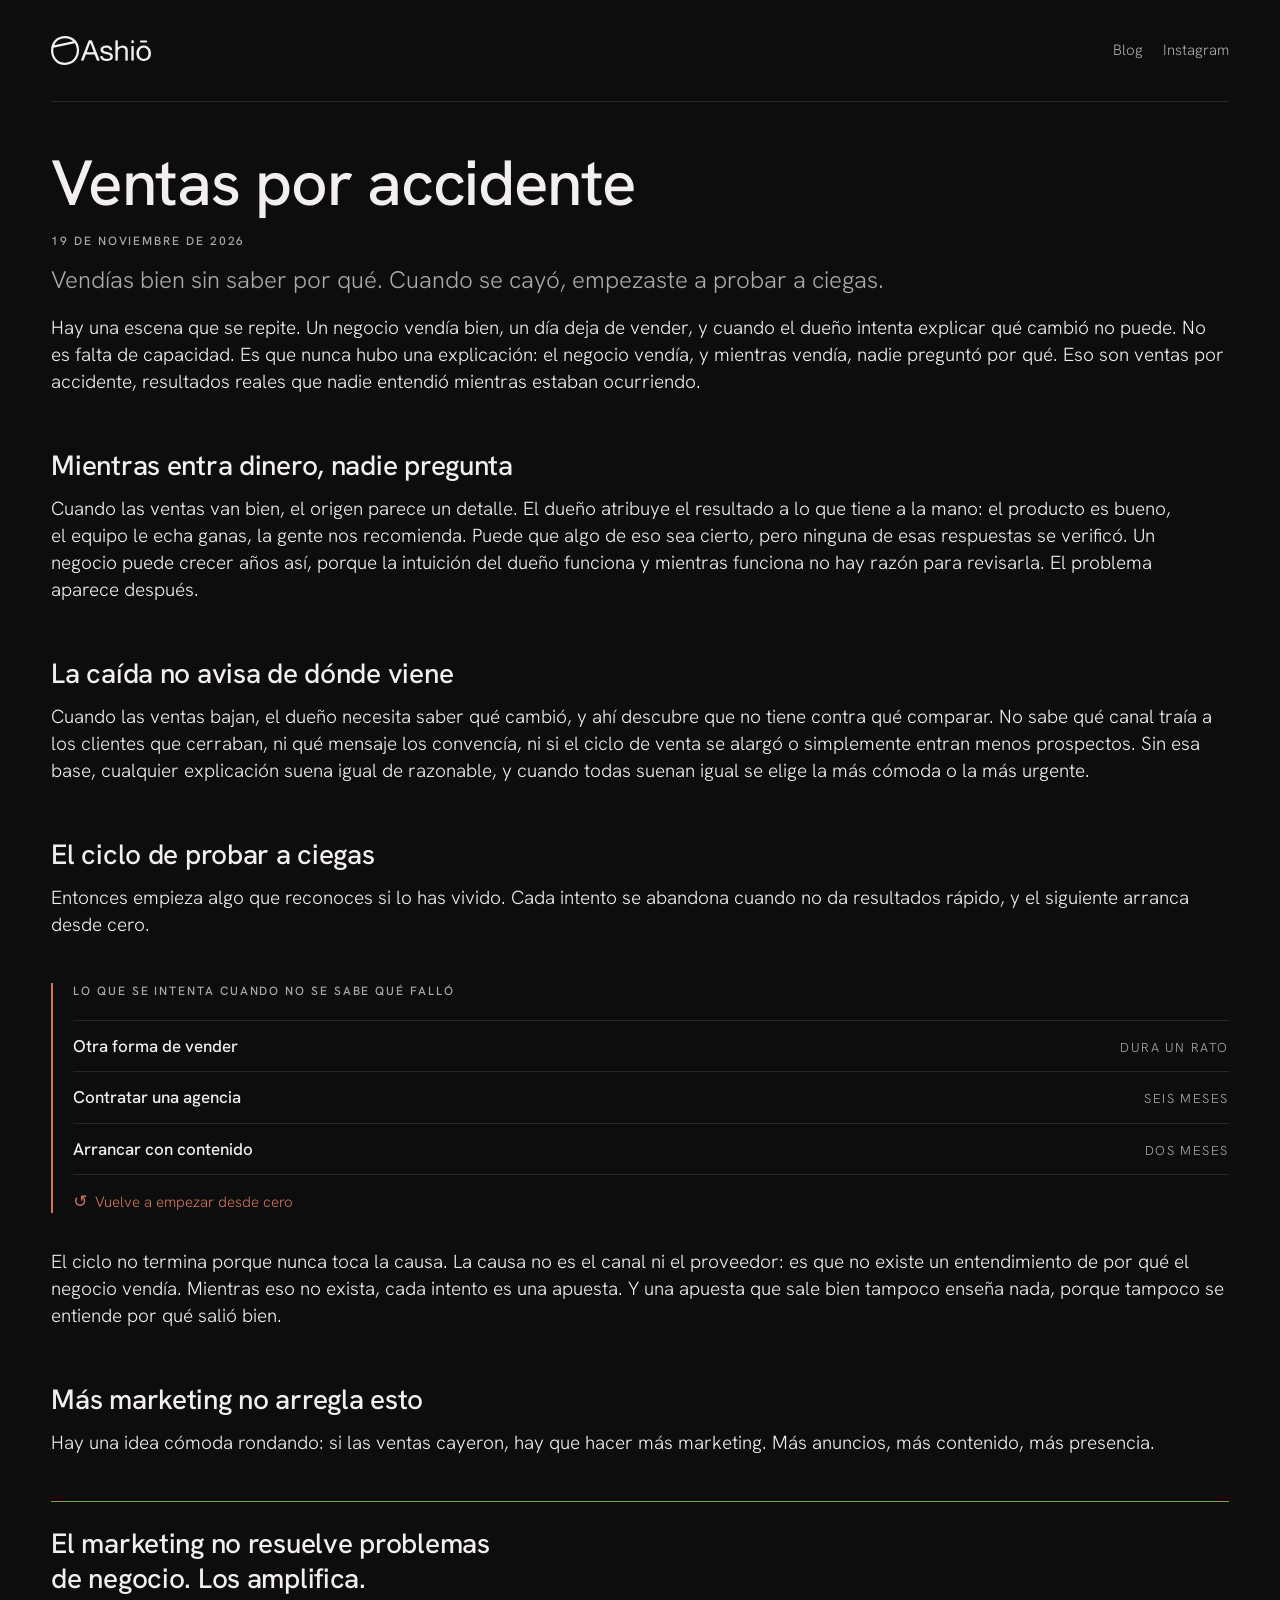
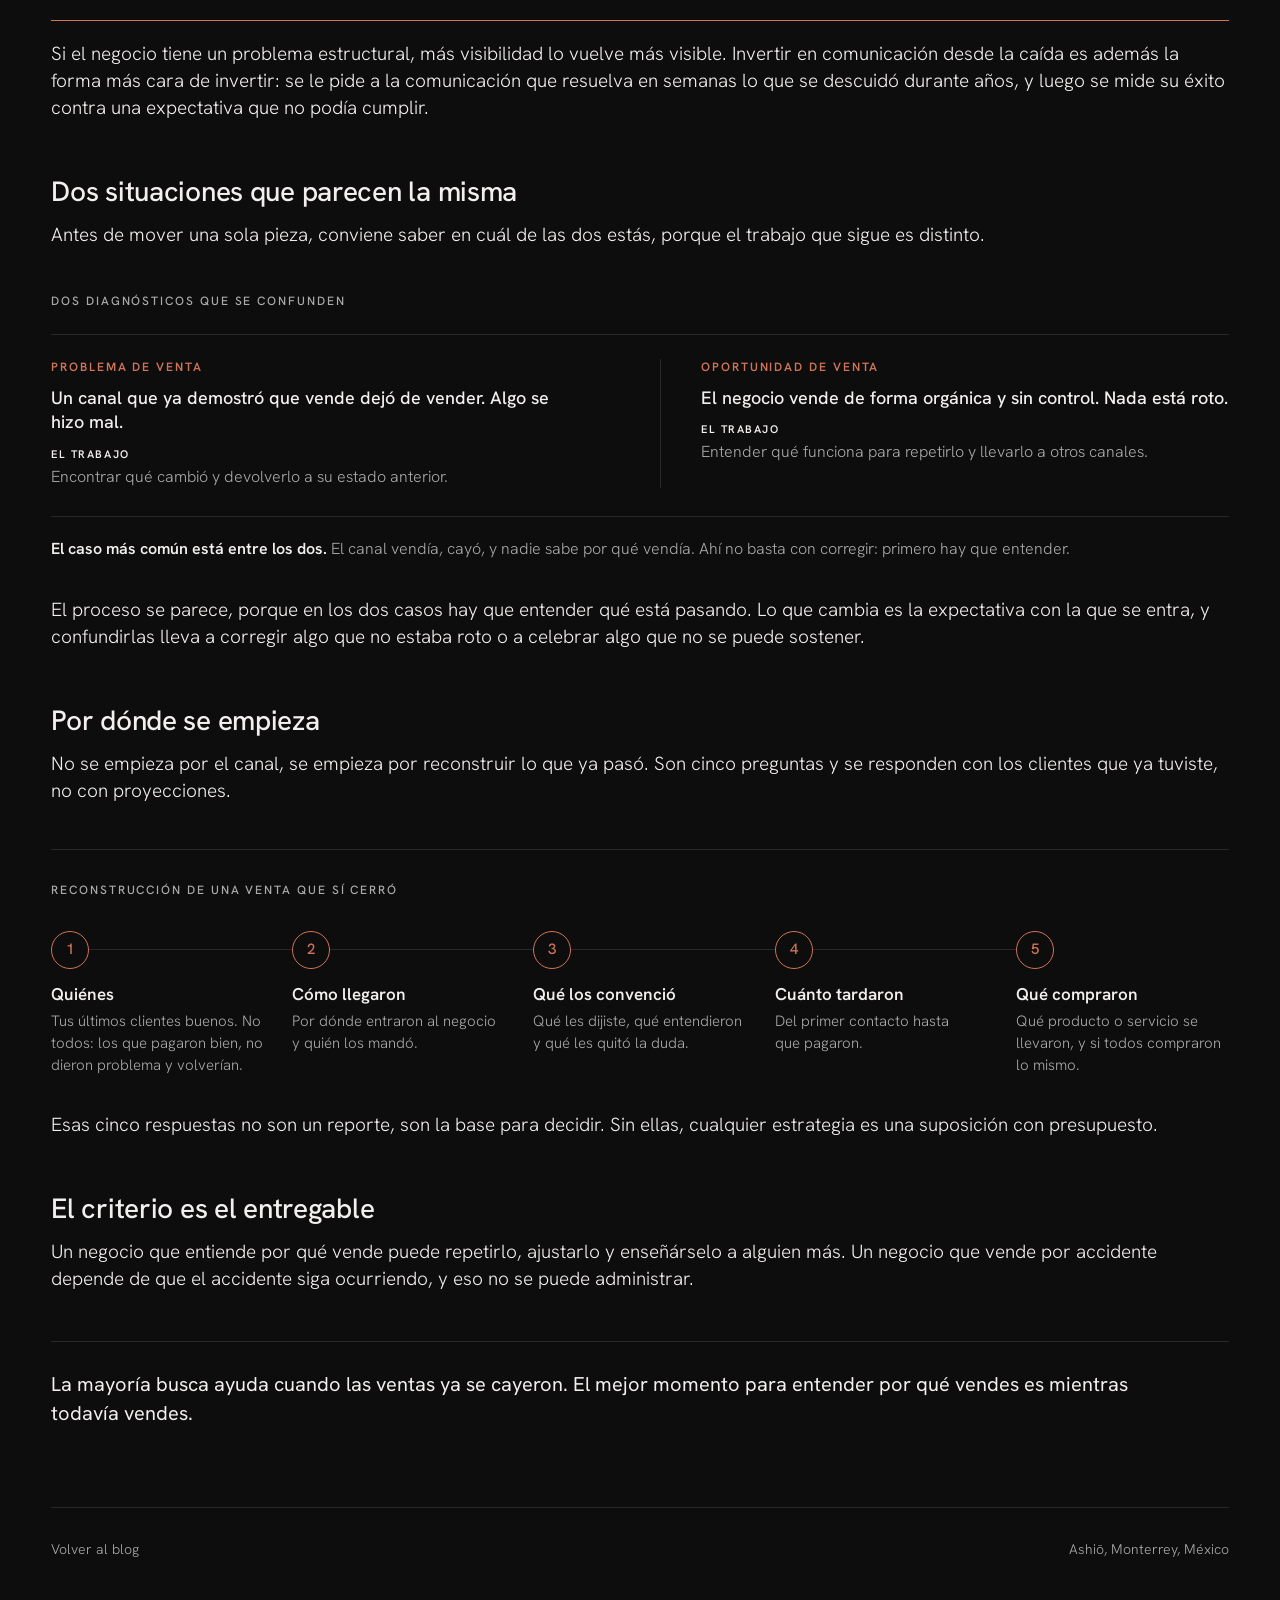
<file: blog/ventas-por-accidente/index.html>
<!DOCTYPE html>
<html lang="es">
<head>
<meta charset="utf-8">
<meta name="viewport" content="width=device-width, initial-scale=1">
<title>Ventas por accidente | Ashiō</title>
<meta name="description" content="Vendías bien sin saber por qué. Cuando se cayó, empezaste a probar a ciegas. Por qué ese ciclo no termina y por dónde se rompe.">
<meta name="theme-color" content="#0d0d0d">
<meta property="og:title" content="Ventas por accidente">
<meta property="og:description" content="Vendías bien sin saber por qué. Cuando se cayó, empezaste a probar a ciegas.">
<meta property="og:type" content="article">
<meta property="article:published_time" content="2026-11-19">
<meta property="og:url" content="https://ashio.mx/blog/ventas-por-accidente/">
<meta property="og:locale" content="es_MX">
<link rel="canonical" href="https://ashio.mx/blog/ventas-por-accidente/">
<link rel="icon" href="../../assets/favicon.svg" type="image/svg+xml">
<link rel="preconnect" href="https://fonts.googleapis.com">
<link rel="preconnect" href="https://fonts.gstatic.com" crossorigin>
<link href="https://fonts.googleapis.com/css2?family=Hanken+Grotesk:wght@300;400;500;600&display=swap" rel="stylesheet">
<link rel="stylesheet" href="../../assets/blog.css">
</head>
<body>
  <div class="col">
    <header class="top">
      <a class="marca" href="../../" aria-label="Ashiō, inicio"><svg class="logo" viewBox="0 0 316.52 91.75" role="img" aria-label="Ashiō"><path d="M152.97,73.28c.12.3.28.66.46,1.08.18.42.32.86.41,1.31.09.45.09.87,0,1.27-.09.39-.35.68-.78.86-.31.12-.67.18-1.1.18h-4c-.95,0-1.7-.15-2.25-.45-.61-.36-1.06-.99-1.33-1.9-.28-.9-.57-1.72-.87-2.44-.67-1.57-1.29-3.2-1.84-4.88-.55-1.69-1.16-3.35-1.84-4.97-.18-.54-.35-1.05-.51-1.54-.15-.48-.34-.93-.55-1.36-.21-.42-.5-.78-.87-1.09-.37-.3-.86-.54-1.47-.72-.31-.12-.66-.17-1.06-.14-.4.03-.81.05-1.24.05h-17.36c-.55,0-1.16-.01-1.84-.05-.67-.03-1.32-.01-1.93.05-.61.06-1.18.15-1.7.27-.52.12-.9.36-1.15.72-.49.6-.84,1.28-1.06,2.03-.21.75-.47,1.52-.78,2.31-.61,1.39-1.18,2.84-1.7,4.34-.52,1.51-1.09,2.95-1.7,4.34-.12.36-.26.77-.41,1.22s-.32.92-.5,1.4c-.18.48-.38.92-.6,1.31-.21.39-.44.68-.69.86-.49.36-1.15.56-1.98.59-.83.03-1.7.04-2.62.04-.49,0-.96-.01-1.42-.04-.46-.03-.84-.17-1.15-.41-.31-.18-.47-.45-.5-.81-.03-.36,0-.74.09-1.13.09-.39.21-.78.37-1.18.15-.39.29-.68.41-.86.86-1.93,1.62-3.84,2.3-5.74s1.41-3.81,2.2-5.74c.55-1.33,1.07-2.64,1.56-3.93.49-1.3,1.01-2.61,1.56-3.93,1.84-4.34,3.58-8.73,5.23-13.16,1.65-4.43,3.4-8.85,5.23-13.25.67-1.57,1.3-3.17,1.88-4.79.58-1.63,1.21-3.23,1.88-4.79.31-.66.6-1.4.87-2.22s.69-1.4,1.24-1.76c.24-.24.64-.42,1.19-.54.12-.06.26-.08.41-.04.15.03.29.02.41-.05,1.1,0,2.39-.01,3.86-.04,1.47-.03,2.54.2,3.21.68.49.36.87.95,1.15,1.76s.56,1.55.87,2.22c.61,1.39,1.16,2.77,1.65,4.16.49,1.39,1.04,2.77,1.65,4.16.49,1.21.96,2.44,1.42,3.71.46,1.27.96,2.5,1.51,3.71,1.84,4.4,3.6,8.85,5.28,13.34,1.68,4.49,3.47,8.94,5.37,13.34.24.54.44,1.06.6,1.54.15.48.32.99.51,1.54.67,1.57,1.33,3.17,1.97,4.79s1.3,3.23,1.97,4.79ZM133.32,51.3c.55-.18.9-.48,1.06-.9.15-.42.18-.89.09-1.4-.09-.51-.25-1.02-.46-1.54-.22-.51-.41-.95-.6-1.31-.12-.24-.18-.45-.18-.63s-.06-.39-.18-.63c-.18-.48-.35-.98-.5-1.49-.15-.51-.35-1.04-.6-1.58-.92-2.17-1.73-4.39-2.43-6.65-.7-2.26-1.51-4.48-2.43-6.65-.31-.66-.57-1.33-.78-1.99-.22-.66-.47-1.3-.78-1.9-.12-.3-.26-.59-.41-.86-.15-.27-.47-.41-.96-.41-.12.12-.25.21-.37.27-.12.06-.25.15-.37.27-.25.3-.43.62-.55.95-.12.33-.25.68-.37,1.04-.31.66-.55,1.33-.73,1.99-.18.66-.43,1.33-.74,1.99-1.04,2.35-1.94,4.73-2.71,7.15-.77,2.41-1.64,4.76-2.62,7.05-.12.3-.23.6-.32.9-.09.3-.2.6-.32.9-.18.48-.37.97-.55,1.45-.18.48-.34.97-.46,1.45-.12.3-.17.63-.14.99.03.36.11.66.23.9.31.48.95.74,1.93.77.98.03,1.9.05,2.75.05h9.83c.67,0,1.5.02,2.48.04.98.03,1.71-.04,2.2-.23Z" fill="currentColor"/><path d="M173.54,30.32c4.41-.06,8.11.44,11.11,1.49,3,1.06,5.33,2.91,6.98,5.56.43.66.76,1.34,1.01,2.03.24.69.49,1.46.73,2.31.12.42.15.86.09,1.31-.06.45-.15.8-.28,1.04-.12.12-.28.23-.46.32-.18.09-.34.2-.46.32-.31.12-.61.15-.92.09-.31-.06-.61-.06-.92,0-.49.12-1.13.14-1.93.05-.8-.09-1.35-.23-1.65-.41-.49-.3-.81-.71-.96-1.22-.15-.51-.38-1.01-.69-1.49-.55-.96-1.32-1.84-2.3-2.62-.67-.48-1.41-.84-2.2-1.09-.8-.24-1.65-.48-2.57-.72-.31-.12-.61-.17-.92-.14-.31.03-.61.02-.92-.05-.37-.12-.83-.18-1.38-.18s-1.01.06-1.38.18h-.55c-.31.06-.61.11-.92.14-.31.03-.61.08-.92.14-1.59.36-2.91.87-3.95,1.54-1.04.66-1.75,1.78-2.11,3.35-.12.42-.14.85-.05,1.27.09.42.2.78.32,1.09.37.9.81,1.55,1.33,1.94.52.39,1.18.83,1.98,1.31.98.6,2.08,1.04,3.31,1.31,1.22.27,2.45.59,3.67.95.8.24,1.59.42,2.39.54.79.12,1.59.3,2.39.54,1.29.36,2.54.71,3.76,1.04,1.22.33,2.45.74,3.67,1.22.31.12.61.24.92.36.31.12.61.27.92.45,1.22.72,2.3,1.54,3.21,2.44.92.91,1.68,2.05,2.3,3.44.12.42.24.99.37,1.72.12.42.2.86.23,1.31.03.45.05.95.05,1.49v.9c-.12.42-.18.85-.18,1.27s-.06.85-.18,1.27c-.18.66-.4,1.3-.64,1.9-.25.6-.52,1.15-.83,1.63-.98,1.57-2.24,2.82-3.76,3.75-1.53.94-3.25,1.73-5.14,2.4-.55.18-1.12.32-1.7.41s-1.15.23-1.7.41c-.61.12-1.23.18-1.84.18s-1.23.06-1.84.18h-.92c-.31.06-.73.09-1.29.09s-.98-.03-1.29-.09h-1.01c-.37-.12-.77-.17-1.19-.14-.43.03-.8-.02-1.1-.14-.31-.06-.7-.09-1.19-.09-.49-.12-.96-.23-1.42-.32-.46-.09-.94-.23-1.42-.41-1.9-.6-3.55-1.36-4.96-2.26-1.41-.9-2.63-2.08-3.67-3.53-.55-.78-1.01-1.6-1.38-2.44-.37-.84-.7-1.78-1.01-2.8-.12-.36-.17-.8-.14-1.31.03-.51.11-.92.23-1.22.18-.24.49-.48.92-.72.31-.12.73-.2,1.29-.23.55-.03,1.1-.01,1.65.04.55.06,1.09.14,1.61.23.52.09.87.2,1.06.32.43.3.72.74.87,1.31.15.57.35,1.1.6,1.58.61,1.33,1.44,2.35,2.48,3.08.73.54,1.56.97,2.48,1.27.92.3,1.9.6,2.94.9l1.93.27h.55c.43.12.99.18,1.7.18s1.3-.06,1.79-.18c.43,0,.76-.03,1.01-.09.37-.06.74-.1,1.1-.14.37-.03.7-.07,1.01-.14,1.78-.48,3.18-1.12,4.22-1.9,1.04-.78,1.78-2.11,2.2-3.98.12-.3.15-.63.09-.99-.06-.36-.12-.63-.18-.81-.31-1.14-.73-2-1.29-2.58-.55-.57-1.25-1.1-2.11-1.58-.55-.36-1.16-.66-1.84-.91-.67-.24-1.35-.48-2.02-.72-.18-.06-.35-.09-.51-.09s-.32-.06-.5-.18c-2.08-.66-4.24-1.16-6.47-1.49-2.24-.33-4.33-.89-6.29-1.67-.61-.24-1.19-.45-1.75-.63-.55-.18-1.07-.42-1.56-.72-1.16-.66-2.24-1.42-3.21-2.26-.98-.84-1.74-1.9-2.3-3.17-.18-.42-.32-.84-.41-1.27-.09-.42-.2-.87-.32-1.36-.18-.72-.25-1.55-.18-2.49.06-.93.15-1.73.28-2.4.12-.3.2-.56.23-.77.03-.21.11-.44.23-.68.55-1.39,1.3-2.59,2.25-3.62.95-1.02,2.04-1.93,3.26-2.71.92-.54,1.93-.98,3.03-1.31,1.1-.33,2.26-.65,3.49-.95.43-.06.84-.12,1.24-.18.4-.06.84-.12,1.33-.18.18-.06.43-.06.73,0,.31.06.52.03.64-.09Z" fill="currentColor"/><path d="M206.32,13.68c.86,0,1.76.02,2.71.04.95.03,1.61.29,1.98.77.31.42.46,1.04.46,1.85v14.7c0,.24-.02.48-.05.72-.03.24-.02.48.05.72.06.18.08.39.05.63-.03.24-.01.45.05.63.12.48.2.94.23,1.36.03.42.35.63.96.63.12-.12.26-.2.41-.23.15-.03.29-.1.41-.23.37-.24.7-.5,1.01-.77.31-.27.64-.56,1.01-.86.67-.48,1.42-.92,2.25-1.31.83-.39,1.67-.74,2.53-1.04.49-.12,1.01-.23,1.56-.32.55-.09,1.07-.2,1.56-.32.24-.12.49-.17.73-.14.24.03.52.02.83-.04.31-.12.81-.18,1.52-.18s1.21.06,1.51.18h.87c.28,0,.56.03.87.09.49.12.98.21,1.47.27.49.06.98.15,1.47.27.31.12.55.2.74.23.18.03.43.11.73.23.67.3,1.32.62,1.93.95.61.33,1.22.71,1.84,1.13.61.54,1.19,1.18,1.75,1.9.37.54.7,1.08,1.01,1.63.3.54.61,1.15.92,1.81.18.42.32.84.41,1.27.09.42.2.87.32,1.36.12.3.18.6.18.91s.03.63.09.99c.12.3.17.6.14.9-.03.3.01.6.14.9v.9c.06.3.08.63.05.99-.03.36-.05.69-.05.99v22.7c0,.48.01,1.07.05,1.76.03.69.03,1.36,0,1.99-.03.63-.11,1.22-.23,1.76-.12.54-.31.9-.55,1.09-.43.36-1.23.54-2.39.54h-2.34c-.77,0-1.33-.24-1.7-.72-.31-.42-.46-.92-.46-1.49v-22.84c0-1.63.01-3.36.05-5.2.03-1.84-.17-3.42-.6-4.75-.74-2.05-1.96-3.56-3.67-4.52-.49-.3-1.01-.56-1.56-.77-.55-.21-1.16-.38-1.84-.5-.25-.06-.61-.09-1.1-.09-.25-.06-.54-.12-.87-.18-.34-.06-.66-.03-.96.09-.25.06-.49.08-.74.05-.24-.03-.52-.01-.83.04-.55.12-1.12.23-1.7.32-.58.09-1.12.26-1.61.5-2.08.84-3.74,1.99-4.96,3.44-1.23,1.45-2.17,3.29-2.85,5.52-.12.42-.21.87-.28,1.36-.06.48-.15.97-.28,1.45-.06.18-.08.38-.05.59.03.21.01.41-.05.59-.06.3-.06.6,0,.9.06.3.06.6,0,.9v18.18c0,.48.01,1.04.05,1.67.03.63.03,1.25,0,1.85-.03.6-.08,1.18-.14,1.72-.06.54-.18.94-.37,1.18-.25.3-.54.47-.87.5-.34.03-.72.11-1.15.23h-1.29c-.67,0-1.32-.01-1.93-.04-.61-.03-1.07-.23-1.38-.59-.31-.48-.47-1.07-.5-1.76-.03-.69-.05-1.43-.05-2.22V18.56c0-.66-.02-1.37-.05-2.13-.03-.75.11-1.34.41-1.76.24-.42.7-.72,1.38-.9.12-.06.24-.08.37-.05.12.03.24.02.37-.04Z" fill="currentColor"/><path d="M255.17,22.36c-.49-.36-.75-1.01-.78-1.94-.03-.93-.05-1.85-.05-2.76v-1.54c0-.54.09-.99.28-1.36.24-.48.73-.84,1.47-1.09.12-.06.26-.08.41-.04.15.03.29.02.41-.05,1.04,0,2.02.03,2.94.09.92.06,1.53.42,1.84,1.09.18.36.28.8.28,1.31v1.58c0,1.09-.02,2.11-.05,3.08-.03.97-.45,1.6-1.24,1.9-.31.12-.63.18-.96.18h-2.98c-.61,0-1.13-.15-1.56-.45ZM261.97,73.64c0,.6.01,1.22.05,1.85.03.63-.11,1.13-.41,1.49-.18.36-.46.59-.83.68s-.8.2-1.29.32h-1.38c-.8,0-1.49-.04-2.07-.14-.58-.09-1.03-.38-1.33-.86-.25-.36-.37-.83-.37-1.4v-41.88c0-.63.15-1.13.46-1.49.18-.3.43-.48.74-.54.31-.06.64-.15,1.01-.27.12,0,.26.02.41.04.15.03.29.02.41-.04.79,0,1.61.02,2.43.04.83.03,1.39.29,1.7.77.3.36.46.83.46,1.4v40.02Z" fill="currentColor"/><path d="M316.33,52.66c.12.36.18.92.18,1.67s-.03,1.28-.09,1.58v.9c-.06.48-.11.92-.14,1.31-.03.39-.08.83-.14,1.31-.12.36-.2.72-.23,1.09-.03.36-.11.72-.23,1.09-.25.78-.46,1.57-.64,2.35-.18.78-.43,1.51-.74,2.17-1.29,2.89-3,5.32-5.14,7.28-2.14,1.96-4.78,3.45-7.9,4.48-.67.24-1.39.42-2.16.54-.77.12-1.55.24-2.34.36-.37.06-.75.1-1.15.14-.4.03-.78.04-1.15.04-.25.06-.6.09-1.06.09s-.78-.03-.96-.09c-.24-.06-.49-.08-.73-.04-.25.03-.46.01-.64-.05h-.55l-2.2-.27c-.86-.24-1.69-.48-2.48-.72-.8-.24-1.56-.51-2.3-.81-2.75-1.21-5.02-2.77-6.8-4.7-1.78-1.93-3.25-4.28-4.41-7.05-.31-.6-.54-1.21-.69-1.81-.15-.6-.29-1.24-.41-1.9-.12-.24-.17-.44-.14-.59.03-.15.01-.35-.05-.59-.12-.48-.2-.98-.23-1.49-.03-.51-.11-1.01-.23-1.49v-.77c0-.21-.03-.47-.09-.77-.06-.3-.09-.83-.09-1.58s.06-1.31.18-1.67c.12-.42.15-.84.09-1.27-.06-.42-.03-.84.09-1.27.06-.3.11-.56.14-.77.03-.21.08-.47.14-.77.18-.72.35-1.45.5-2.17s.38-1.42.69-2.08c.92-2.23,2.03-4.24,3.35-6.01,1.31-1.78,2.92-3.27,4.82-4.48.73-.48,1.5-.89,2.3-1.22.79-.33,1.62-.68,2.48-1.04.73-.3,1.53-.5,2.39-.59s1.71-.26,2.57-.5c.43,0,.84-.01,1.24-.05.4-.03.78-.07,1.15-.14,5.45-.06,9.98,1.06,13.59,3.35,3.61,2.29,6.21,5.28,7.81,8.95.31.6.55,1.21.74,1.81.18.6.4,1.24.64,1.9.18.66.34,1.37.46,2.13.12.75.28,1.52.46,2.31.06.3.08.62.05.95-.03.33-.02.65.05.95ZM308.16,57.82c.12-.42.17-.9.14-1.45s-.05-1.05-.05-1.54c0-2.35-.21-4.34-.64-5.97-.18-.48-.34-.96-.46-1.45-.12-.48-.28-.93-.46-1.36-1.71-3.92-4.44-6.63-8.17-8.14-.43-.18-.89-.32-1.38-.41-.49-.09-.98-.2-1.47-.32-.49-.12-1.01-.18-1.56-.18h-1.65l-1.65.27c-.61.12-1.18.26-1.7.41-.52.15-1.03.35-1.51.59-.43.12-.83.3-1.19.54-.37.24-.7.48-1.01.72-1.47,1.03-2.66,2.26-3.58,3.71-.92,1.45-1.71,3.14-2.39,5.07-.18.6-.31,1.22-.37,1.85-.06.63-.15,1.28-.28,1.94-.06.24-.09.63-.09,1.18-.06.18-.08.39-.05.63.03.24.05.51.05.81v1.81c0,.6.06,1.15.18,1.63l.18,1.08c.12.6.23,1.19.32,1.76.09.57.26,1.1.5,1.58.61,1.45,1.33,2.8,2.16,4.07.83,1.27,1.85,2.32,3.08,3.17.31.18.58.33.83.45.24.12.52.27.83.45.49.3,1.03.56,1.61.77.58.21,1.21.41,1.88.59.31.12.6.17.87.14.28-.03.56-.01.87.05.18.06.57.12,1.15.18.58.06,1.02.03,1.33-.09.24-.06.49-.07.74-.04.24.03.49-.01.73-.14.49-.12.98-.23,1.47-.32s.95-.23,1.38-.41c2.08-.84,3.76-2.02,5.05-3.53,1.29-1.51,2.36-3.29,3.21-5.34.31-.72.51-1.49.6-2.31.09-.81.26-1.64.51-2.49Z" fill="currentColor"/><path d="M283.75,14.32h14.1c.41,0,.9-.01,1.44-.04.55-.03,1.09-.04,1.63-.04s1.04.04,1.48.12c.44.08.79.22,1.05.43.26.16.44.44.55.86.05.16.09.38.12.66.03.29.04.6.04.93s-.01.66-.04.97c-.03.31-.07.55-.12.7-.11.52-.29.88-.55,1.09-.52.36-1.36.52-2.53.47-1.17-.05-2.19-.08-3.08-.08h-10.36c-.73,0-1.58.03-2.57.08-.99.05-1.71-.03-2.18-.23-.36-.16-.65-.44-.86-.86-.16-.36-.23-1-.23-1.91s.08-1.57.23-1.99c.05-.1.09-.21.12-.31.03-.1.09-.21.19-.31.1-.16.27-.26.51-.31.23-.05.45-.13.66-.23h.39Z" fill="currentColor"/><path d="M44.49,91.75c-13.66,0-25.19-5.04-33.35-14.59C3.95,68.77,0,57.55,0,45.58S3.92,22.59,11.05,14.35C19.16,4.96,30.73,0,44.49,0s25.37,4.94,33.48,14.29c7.12,8.21,11.04,19.27,11.04,31.15,0,23.02-15.29,46.31-44.52,46.31ZM8.03,37.15c-.52,2.72-.78,5.55-.78,8.43,0,26.75,19.3,38.93,37.24,38.93,11.46,0,21.09-4.18,27.84-12.1,5.99-7.02,9.43-16.85,9.43-26.97,0-8.41-2.27-16.29-6.45-22.67L8.03,37.15ZM44.49,7.25c-11.59,0-21.26,4.09-27.95,11.84-2.57,2.97-4.65,6.41-6.18,10.16l59.67-12.75c-6.51-6.06-15.27-9.24-25.54-9.24Z" fill="currentColor"/></svg></a>
      <nav aria-label="Secciones">
        <a href="../">Blog</a>
        <a href="https://www.instagram.com/ashio.mx/" rel="me noopener" target="_blank">Instagram</a>
      </nav>
    </header>

    <article>
      <h1>Ventas por accidente</h1>
      <p class="fecha"><time datetime="2026-11-19">19 de noviembre de 2026</time></p>
      <p class="dek">Vendías bien sin saber por qué. Cuando se cayó, empezaste a probar a ciegas.</p>

    <p>Hay una escena que se repite. Un negocio vendía bien, un día deja de vender, y cuando el dueño intenta explicar qué cambió no puede. No es falta de capacidad. Es que nunca hubo una explicación: el negocio vendía, y mientras vendía, nadie preguntó por qué. Eso son ventas por accidente, resultados reales que nadie entendió mientras estaban ocurriendo.</p>

    <h2>Mientras entra dinero, nadie pregunta</h2>

    <p>Cuando las ventas van bien, el origen parece un detalle. El dueño atribuye el resultado a lo que tiene a la mano: el producto es bueno, el equipo le echa ganas, la gente nos recomienda. Puede que algo de eso sea cierto, pero ninguna de esas respuestas se verificó. Un negocio puede crecer años así, porque la intuición del dueño funciona y mientras funciona no hay razón para revisarla. El problema aparece después.</p>

    <h2>La caída no avisa de dónde viene</h2>

    <p>Cuando las ventas bajan, el dueño necesita saber qué cambió, y ahí descubre que no tiene contra qué comparar. No sabe qué canal traía a los clientes que cerraban, ni qué mensaje los convencía, ni si el ciclo de venta se alargó o simplemente entran menos prospectos. Sin esa base, cualquier explicación suena igual de razonable, y cuando todas suenan igual se elige la más cómoda o la más urgente.</p>

    <h2>El ciclo de probar a ciegas</h2>

    <p>Entonces empieza algo que reconoces si lo has vivido. Cada intento se abandona cuando no da resultados rápido, y el siguiente arranca desde cero.</p>

    <figure class="ciclo">
      <figcaption class="rotulo">Lo que se intenta cuando no se sabe qué falló</figcaption>
      <ol class="ciclo__pasos">
        <li><span class="ciclo__que">Otra forma de vender</span><span class="ciclo__dura">Dura un rato</span></li>
        <li><span class="ciclo__que">Contratar una agencia</span><span class="ciclo__dura">Seis meses</span></li>
        <li><span class="ciclo__que">Arrancar con contenido</span><span class="ciclo__dura">Dos meses</span></li>
      </ol>
      <p class="ciclo__vuelta">Vuelve a empezar desde cero</p>
    </figure>

    <p>El ciclo no termina porque nunca toca la causa. La causa no es el canal ni el proveedor: es que no existe un entendimiento de por qué el negocio vendía. Mientras eso no exista, cada intento es una apuesta. Y una apuesta que sale bien tampoco enseña nada, porque tampoco se entiende por qué salió bien.</p>

    <h2>Más marketing no arregla esto</h2>

    <p>Hay una idea cómoda rondando: si las ventas cayeron, hay que hacer más marketing. Más anuncios, más contenido, más presencia.</p>

    <blockquote class="clave">
      <p>El marketing no resuelve problemas de negocio. Los amplifica.</p>
    </blockquote>

    <p>Si el negocio tiene un problema estructural, más visibilidad lo vuelve más visible. Invertir en comunicación desde la caída es además la forma más cara de invertir: se le pide a la comunicación que resuelva en semanas lo que se descuidó durante años, y luego se mide su éxito contra una expectativa que no podía cumplir.</p>

    <h2>Dos situaciones que parecen la misma</h2>

    <p>Antes de mover una sola pieza, conviene saber en cuál de las dos estás, porque el trabajo que sigue es distinto.</p>

    <figure class="comparacion">
      <figcaption class="rotulo">Dos diagnósticos que se confunden</figcaption>
      <div class="comparacion__par">
        <div class="caso">
          <p class="caso__tipo">Problema de venta</p>
          <p class="caso__que">Un canal que ya demostró que vende dejó de vender. Algo se hizo mal.</p>
          <p class="caso__trabajo"><span class="caso__etiqueta">El trabajo</span> Encontrar qué cambió y devolverlo a su estado anterior.</p>
        </div>
        <div class="caso">
          <p class="caso__tipo">Oportunidad de venta</p>
          <p class="caso__que">El negocio vende de forma orgánica y sin control. Nada está roto.</p>
          <p class="caso__trabajo"><span class="caso__etiqueta">El trabajo</span> Entender qué funciona para repetirlo y llevarlo a otros canales.</p>
        </div>
      </div>
      <p class="comparacion__nota"><strong>El caso más común está entre los dos.</strong> El canal vendía, cayó, y nadie sabe por qué vendía. Ahí no basta con corregir: primero hay que entender.</p>
    </figure>

    <p>El proceso se parece, porque en los dos casos hay que entender qué está pasando. Lo que cambia es la expectativa con la que se entra, y confundirlas lleva a corregir algo que no estaba roto o a celebrar algo que no se puede sostener.</p>

    <h2>Por dónde se empieza</h2>

    <p>No se empieza por el canal, se empieza por reconstruir lo que ya pasó. Son cinco preguntas y se responden con los clientes que ya tuviste, no con proyecciones.</p>

    <figure class="ruta">
      <figcaption class="rotulo">Reconstrucción de una venta que sí cerró</figcaption>
      <ol class="ruta__pasos">
        <li class="paso">
          <h3>Quiénes</h3>
          <p>Tus últimos clientes buenos. No todos: los que pagaron bien, no dieron problema y volverían.</p>
        </li>
        <li class="paso">
          <h3>Cómo llegaron</h3>
          <p>Por dónde entraron al negocio y quién los mandó.</p>
        </li>
        <li class="paso">
          <h3>Qué los convenció</h3>
          <p>Qué les dijiste, qué entendieron y qué les quitó la duda.</p>
        </li>
        <li class="paso">
          <h3>Cuánto tardaron</h3>
          <p>Del primer contacto hasta que pagaron.</p>
        </li>
        <li class="paso">
          <h3>Qué compraron</h3>
          <p>Qué producto o servicio se llevaron, y si todos compraron lo mismo.</p>
        </li>
      </ol>
    </figure>

    <p>Esas cinco respuestas no son un reporte, son la base para decidir. Sin ellas, cualquier estrategia es una suposición con presupuesto.</p>

    <h2>El criterio es el entregable</h2>

    <p>Un negocio que entiende por qué vende puede repetirlo, ajustarlo y enseñárselo a alguien más. Un negocio que vende por accidente depende de que el accidente siga ocurriendo, y eso no se puede administrar.</p>

    <p class="cierre">La mayoría busca ayuda cuando las ventas ya se cayeron. El mejor momento para entender por qué vendes es mientras todavía vendes.</p>
    </article>

    <footer class="pie">
      <a href="../">Volver al blog</a>
      <span>Ashiō, Monterrey, México</span>
    </footer>
  </div>
</body>
</html>
</file>
<file: assets/blog.css>
/* Ashiō — hoja compartida del blog.
   Tokens tomados de la hoja de estilo de marca:
   negro #0d0d0d, hueso #f3efee, óxido #cf7457, Hanken Grotesk. */

:root{
  --brand-black:#0d0d0d;
  --brand-bone:#f3efee;
  --accent:#cf7457;
  --muted:#aaaaaa;
  --line:#282828;
  --font:"Hanken Grotesk",system-ui,-apple-system,sans-serif;
  --col:75rem;          /* ancho maximo del contenido: 1200px */
  --medida:100%;        /* el cuerpo llena el marco */
}

*{box-sizing:border-box;margin:0;padding:0}

body{
  background:var(--brand-black);
  color:var(--brand-bone);
  font-family:var(--font);
  font-weight:300;
  font-size:1.1875rem;
  line-height:1.42;
  -webkit-font-smoothing:antialiased;
  text-rendering:optimizeLegibility;
  padding:0 clamp(1.25rem,4vw,4.5rem);
}

.col{width:100%;max-width:var(--col);margin:0 auto}

/* --medida controla el ancho del cuerpo de texto. En 100% llena el marco.
   Para volver a una medida de lectura corta, ponlo en 46rem. */
article p,
article h2,
article ul,
article ol,
article li{max-width:var(--medida)}
article .dek{max-width:var(--medida)}

/* Cabecera del sitio */
.top{
  display:flex;
  align-items:center;
  justify-content:space-between;
  gap:1.5rem;
  padding:clamp(1.5rem,4vw,2.25rem) 0;
  border-bottom:1px solid var(--line);
}
.top .marca{display:inline-flex;color:var(--brand-bone)}
.logo{display:block;width:clamp(86px,20vw,100px);height:auto}
.top nav{display:flex;align-items:center;gap:1.25rem}
.top nav a{
  color:var(--muted);
  text-decoration:none;
  font-size:.9375rem;
  transition:color .18s ease;
}
.top nav a:hover,.top nav a:focus-visible{color:var(--brand-bone)}
.top nav a[aria-current="page"]{color:var(--brand-bone)}

/* Tipografía editorial */
.fecha{
  margin-top:1rem;
  font-size:.75rem;
  font-weight:500;
  letter-spacing:.16em;
  text-transform:uppercase;
  color:var(--muted);
}
h1{
  margin-top:clamp(2.25rem,6vw,3rem);
  font-size:clamp(2.125rem,6.5vw,4rem);
  font-weight:500;
  line-height:1.04;
  letter-spacing:-.02em;
  text-wrap:balance;
}
.dek{
  margin-top:.875rem;
  font-size:clamp(1.25rem,3vw,1.5rem);
  font-weight:300;
  line-height:1.32;
  color:var(--muted);
  text-wrap:pretty;
}
h2{
  margin-top:3.25rem;
  font-size:clamp(1.375rem,3vw,1.75rem);
  font-weight:500;
  line-height:1.22;
  letter-spacing:-.01em;
  text-wrap:balance;
}
h2 + p{margin-top:.875rem}
p{margin-top:1.25rem;text-wrap:pretty}

/* Listas numeradas: estructura visible sin recuadros. */
article > ol,
article > ul{margin-top:1.5rem;padding-left:0;list-style:none;counter-reset:paso}
figure ol,figure ul{padding-left:0;list-style:none}
article > ol > li{
  position:relative;
  counter-increment:paso;
  padding-left:3rem;
  margin-top:1rem;
}
article > ol > li::before{
  content:counter(paso);
  position:absolute;
  left:0;
  top:.05em;
  width:1.75rem;
  text-align:right;
  font-variant-numeric:tabular-nums;
  color:var(--accent);
  font-weight:500;
}
article > ol > li strong{font-weight:600}

.cierre{
  margin-top:3rem;
  padding-top:1.75rem;
  border-top:1px solid var(--line);
  font-size:1.25rem;
  font-weight:400;
  line-height:1.42;
}
p strong{font-weight:600}
a{color:inherit}

:focus-visible{outline:2px solid var(--accent);outline-offset:4px}

/* Pie */
.pie{
  margin-top:clamp(3.5rem,9vw,5rem);
  padding:2rem 0 clamp(2.5rem,7vw,4rem);
  border-top:1px solid var(--line);
  display:flex;
  flex-wrap:wrap;
  gap:.5rem 1.5rem;
  justify-content:space-between;
  font-size:.875rem;
  color:var(--muted);
}
.pie a{text-decoration:none;transition:color .18s ease}
.pie a:hover,.pie a:focus-visible{color:var(--accent)}

@media (prefers-reduced-motion:reduce){*{transition:none!important}}

/* ---------------------------------------------------------------
   Diagrama de ruta. Cuatro pasos unidos por una linea.
   En pantallas anchas corre en horizontal; en movil se apila y la
   linea se vuelve vertical. Es un <ol>, asi que sin CSS sigue
   leyendose como lista ordenada.
   --------------------------------------------------------------- */
.ruta{
  margin:2.75rem 0 0;
  padding:2rem 0 0;
  border-top:1px solid var(--line);
  max-width:var(--medida);
}
.rotulo{
  font-size:.75rem;
  font-weight:500;
  letter-spacing:.16em;
  text-transform:uppercase;
  color:var(--muted);
}
.ruta__pasos{
  margin-top:2rem;
  padding:0;
  list-style:none;
  counter-reset:paso;
  display:grid;
  gap:2rem;
}
.ruta .paso{
  position:relative;
  counter-increment:paso;
  margin:0;
  padding-left:3.25rem;
  max-width:none;
}
/* Numero */
.ruta .paso::before{
  content:counter(paso);
  position:absolute;
  left:0;
  top:0;
  width:2.25rem;
  height:2.25rem;
  display:grid;
  place-items:center;
  border:1px solid var(--accent);
  border-radius:50%;
  background:var(--brand-black);
  color:var(--accent);
  font-size:.9375rem;
  font-weight:500;
  font-variant-numeric:tabular-nums;
  line-height:1;
  z-index:1;
}
/* Conector */
.ruta .paso::after{
  content:"";
  position:absolute;
  left:1.125rem;
  top:2.25rem;
  bottom:-2rem;
  width:1px;
  background:var(--line);
}
.ruta .paso:last-child::after{display:none}
.ruta .paso h3{
  margin:0;
  padding-top:.3125rem;
  font-size:1.125rem;
  font-weight:600;
  line-height:1.3;
}
.ruta .paso p{
  margin-top:.375rem;
  max-width:28rem;
  font-size:1rem;
  line-height:1.45;
  color:var(--muted);
}

/* Cinco pasos en linea. El corte sube a 64rem porque por debajo de ese
   ancho las columnas quedan demasiado angostas y el texto se parte mal. */
@media (min-width:64rem){
  .ruta__pasos{grid-template-columns:repeat(5,1fr);gap:1.75rem}
  .ruta .paso{padding-left:0;padding-top:3.25rem}
  .ruta .paso::after{
    left:2.25rem;
    right:-1.75rem;
    top:1.125rem;
    bottom:auto;
    width:auto;
    height:1px;
  }
  .ruta .paso h3{padding-top:0;font-size:1.0625rem}
  .ruta .paso p{max-width:none;font-size:.9375rem}
}

@media (prefers-contrast:more){
  .ruta .paso::before{border-color:var(--brand-bone);color:var(--brand-bone)}
}

/* ---------------------------------------------------------------
   Elementos de jerarquia. Marcan los cuatro momentos que cargan la
   informacion del articulo: el ciclo, la tesis, el diagnostico y la
   ruta. Todos son texto real, no imagenes.
   --------------------------------------------------------------- */

figure{margin:2.75rem 0 0;max-width:var(--medida)}
figure + p{margin-top:2.25rem}

/* Ciclo de intentos */
.ciclo{padding-left:1.25rem;border-left:2px solid var(--accent)}
.ciclo__pasos{
  margin-top:1.25rem;
  padding:0;
  list-style:none;
  border-top:1px solid var(--line);
}
.ciclo__pasos li{
  display:flex;
  position:static;
  flex-wrap:wrap;
  align-items:baseline;
  justify-content:space-between;
  gap:.5rem 1.5rem;
  margin:0;
  padding:.8125rem 0;
  border-bottom:1px solid var(--line);
  max-width:none;
}
.ciclo__que{font-size:1.0625rem;font-weight:500}
.ciclo__dura{
  font-size:.8125rem;
  letter-spacing:.12em;
  text-transform:uppercase;
  color:var(--muted);
  font-variant-numeric:tabular-nums;
}
.ciclo__vuelta{
  margin-top:.875rem;
  font-size:.9375rem;
  color:var(--accent);
}
.ciclo__vuelta::before{content:"\21BA";margin-right:.5rem;font-size:1.0625rem}

/* Tesis destacada */
.clave{
  margin:2.75rem 0 0;
  padding:1.5rem 0;
  border-top:1px solid var(--accent);
  border-bottom:1px solid var(--accent);
  max-width:var(--medida);
}
.clave p{
  margin:0;
  font-size:clamp(1.375rem,2.6vw,1.75rem);
  font-weight:500;
  line-height:1.25;
  letter-spacing:-.01em;
  text-wrap:balance;
  max-width:36rem;
}

/* Comparacion de diagnosticos */
.comparacion__par{
  margin-top:1.5rem;
  display:grid;
  gap:1.75rem;
  border-top:1px solid var(--line);
  padding-top:1.5rem;
}
.caso{max-width:none}
.caso__tipo{
  margin:0;
  font-size:.75rem;
  font-weight:600;
  letter-spacing:.16em;
  text-transform:uppercase;
  color:var(--accent);
}
.caso__que{
  margin-top:.625rem;
  font-size:1.125rem;
  font-weight:500;
  line-height:1.35;
  max-width:none;
}
.caso__trabajo{
  margin-top:.75rem;
  font-size:1rem;
  line-height:1.45;
  color:var(--muted);
  max-width:none;
}
.caso__etiqueta{
  display:block;
  font-size:.6875rem;
  font-weight:600;
  letter-spacing:.14em;
  text-transform:uppercase;
  color:var(--brand-bone);
  margin-bottom:.125rem;
}
.comparacion__nota{
  margin-top:1.75rem;
  padding-top:1.25rem;
  border-top:1px solid var(--line);
  font-size:1rem;
  line-height:1.5;
  color:var(--muted);
  max-width:none;
}
.comparacion__nota strong{color:var(--brand-bone);font-weight:600}

@media (min-width:48rem){
  .comparacion__par{grid-template-columns:1fr 1fr;gap:2.5rem}
  .comparacion__par .caso + .caso{padding-left:2.5rem;border-left:1px solid var(--line)}
}

/* ---------------------------------------------------------------
   Pilares sobre una base. Tres cualidades que la marca hace y el
   respaldo que las sostiene. Es un <ol> con un pie, asi que sin CSS
   sigue leyendose como lista ordenada seguida de su cierre.
   --------------------------------------------------------------- */
.pilares{
  margin:2.75rem 0 0;
  padding:2rem 0 0;
  border-top:1px solid var(--line);
  max-width:var(--medida);
}
.pilares__lista{
  margin-top:1.75rem;
  padding:0;
  list-style:none;
  display:grid;
  gap:1.5rem;
}
.pilares__lista > li{
  position:static;
  margin:0;
  padding:0 0 1.125rem;
  border-bottom:2px solid var(--accent);
  max-width:none;
}
.pilares__nombre{
  margin:0;
  font-size:1.125rem;
  font-weight:600;
  line-height:1.3;
}
.pilares__que{
  margin-top:.375rem;
  font-size:1rem;
  line-height:1.45;
  color:var(--muted);
  max-width:none;
}
.pilares__base{
  margin-top:1.5rem;
  max-width:none;
}
.pilares__etiqueta{
  display:block;
  font-size:.6875rem;
  font-weight:600;
  letter-spacing:.14em;
  text-transform:uppercase;
  color:var(--accent);
  margin-bottom:.1875rem;
}
.pilares__nota{
  margin-top:1.25rem;
  padding-top:1.125rem;
  border-top:1px solid var(--line);
  font-size:1rem;
  line-height:1.5;
  color:var(--muted);
  max-width:none;
}
.pilares__nota strong{color:var(--brand-bone);font-weight:600}

@media (min-width:48rem){
  .pilares__lista{grid-template-columns:repeat(3,1fr);gap:2rem}
}
@media (prefers-contrast:more){
  .pilares__lista > li{border-bottom-color:var(--brand-bone)}
}

/* ---------------------------------------------------------------
   Fuentes. Un renglon por referencia al pie del articulo. Es un <ul>,
   asi que sin CSS se lee como lista.
   --------------------------------------------------------------- */
.fuentes{
  margin-top:1.5rem;
  padding:0;
  list-style:none;
}
.fuentes > li{
  position:static;
  margin:0;
  padding:.9375rem 0;
  border-bottom:1px solid var(--line);
  font-size:.9375rem;
  line-height:1.6;
  color:var(--muted);
  max-width:none;
}
.fuentes > li:first-child{border-top:1px solid var(--line)}
.fuentes a{
  color:var(--brand-bone);
  text-decoration:none;
  border-bottom:1px solid var(--line);
  transition:color .18s ease,border-color .18s ease;
}
.fuentes a:hover,.fuentes a:focus-visible{color:var(--accent);border-bottom-color:var(--accent)}
.fuentes cite{font-style:italic}
</file>
